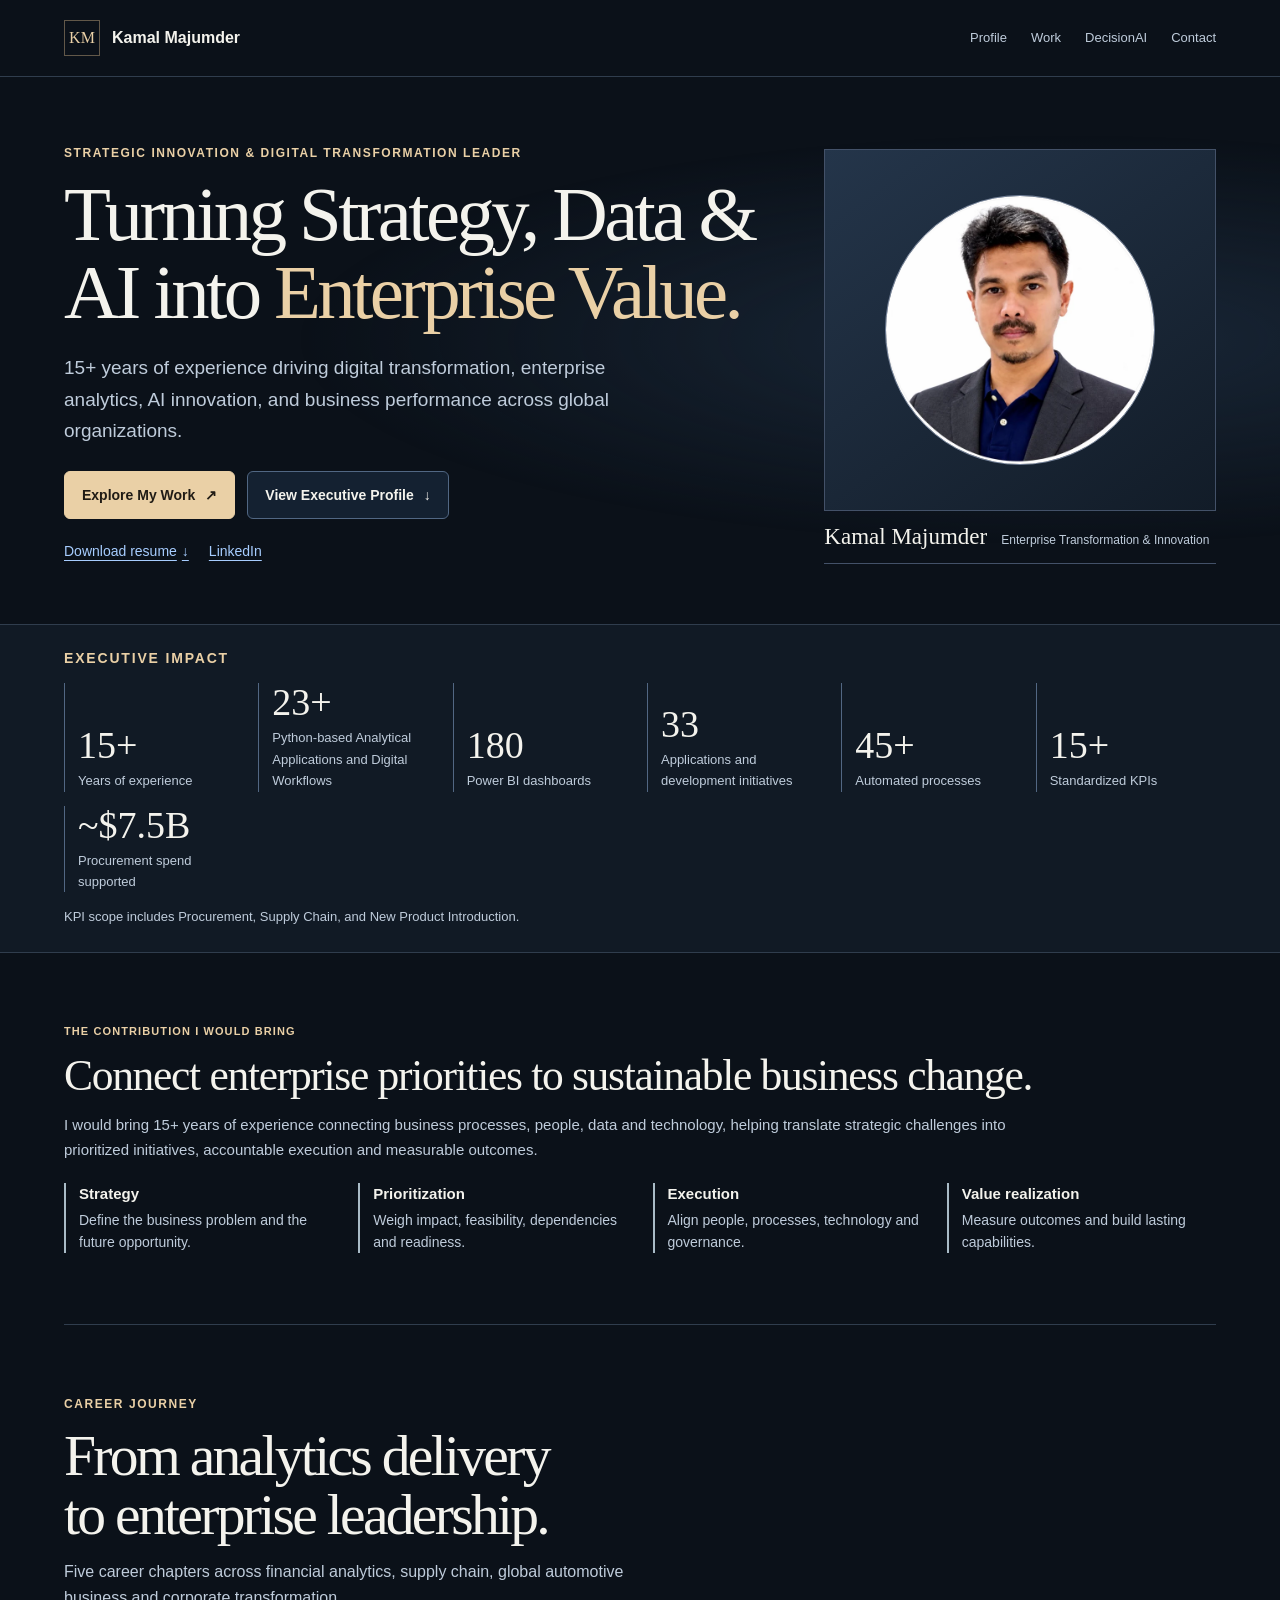
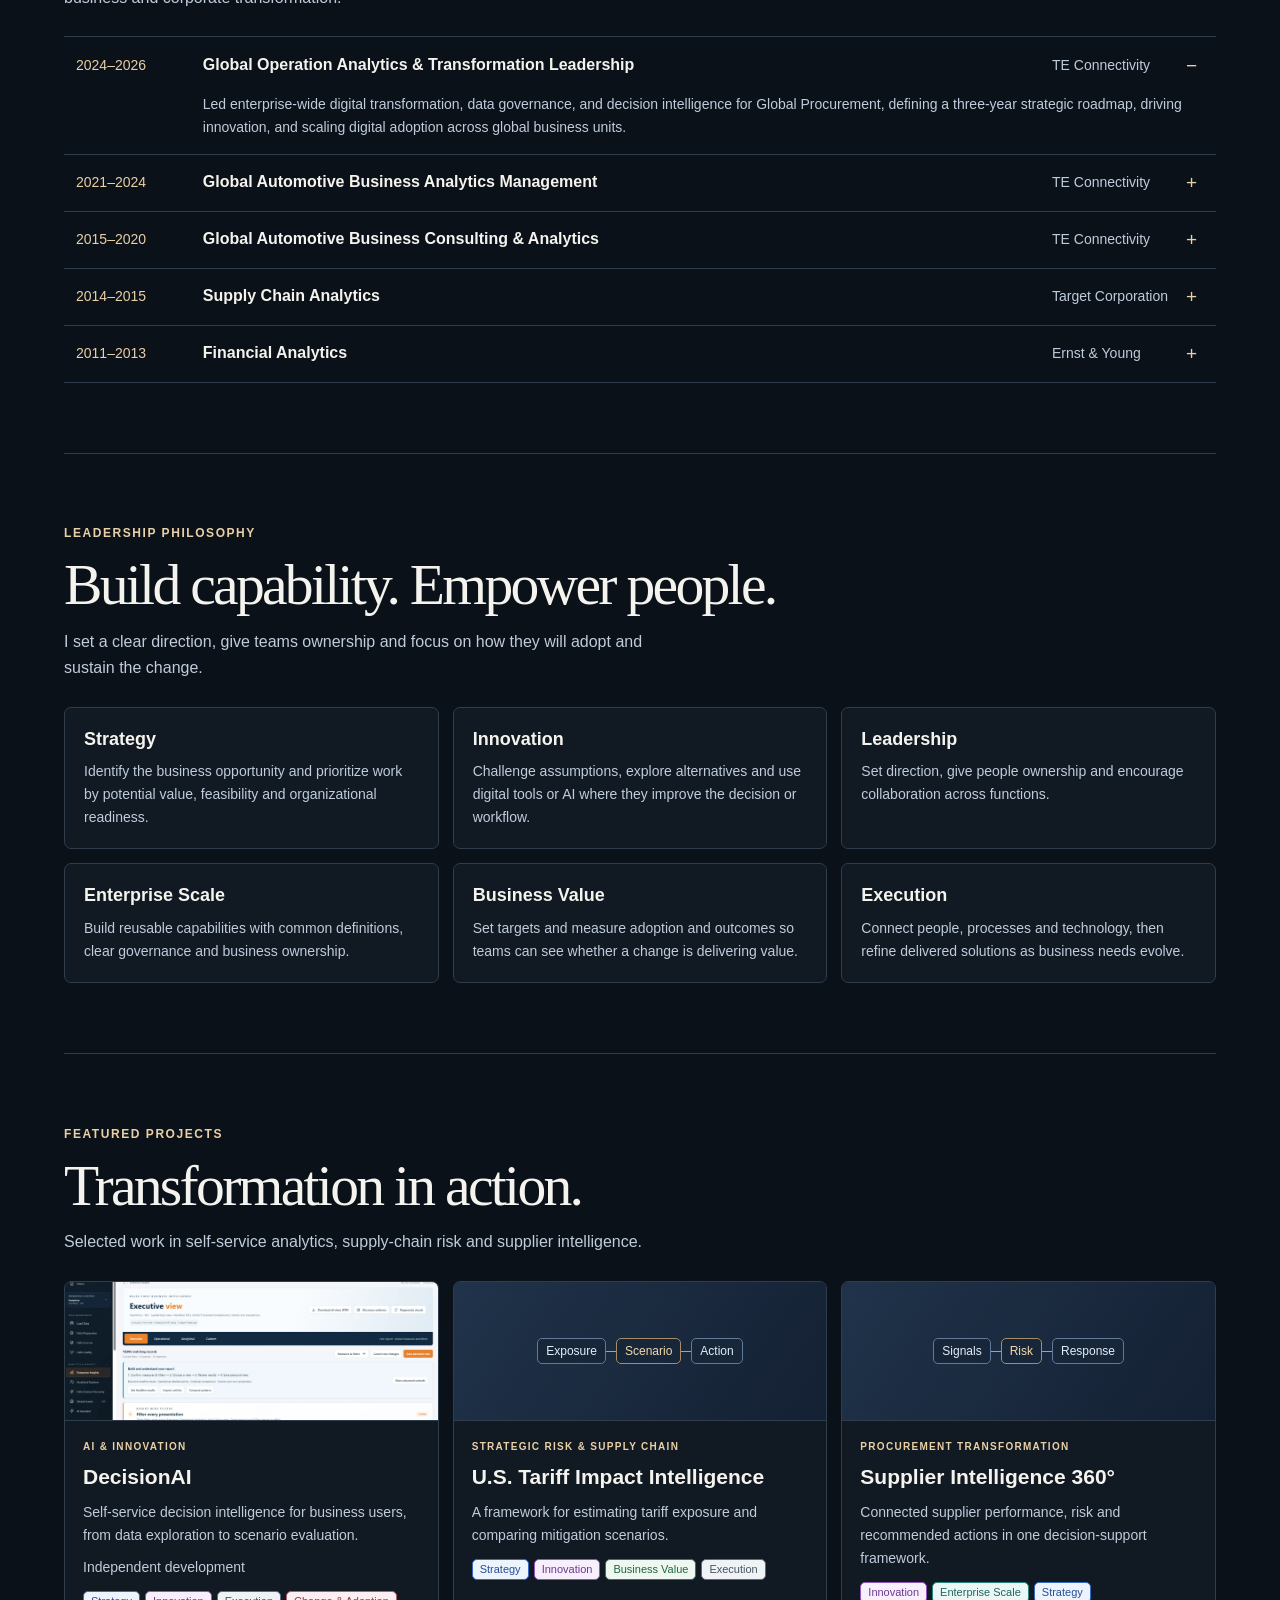
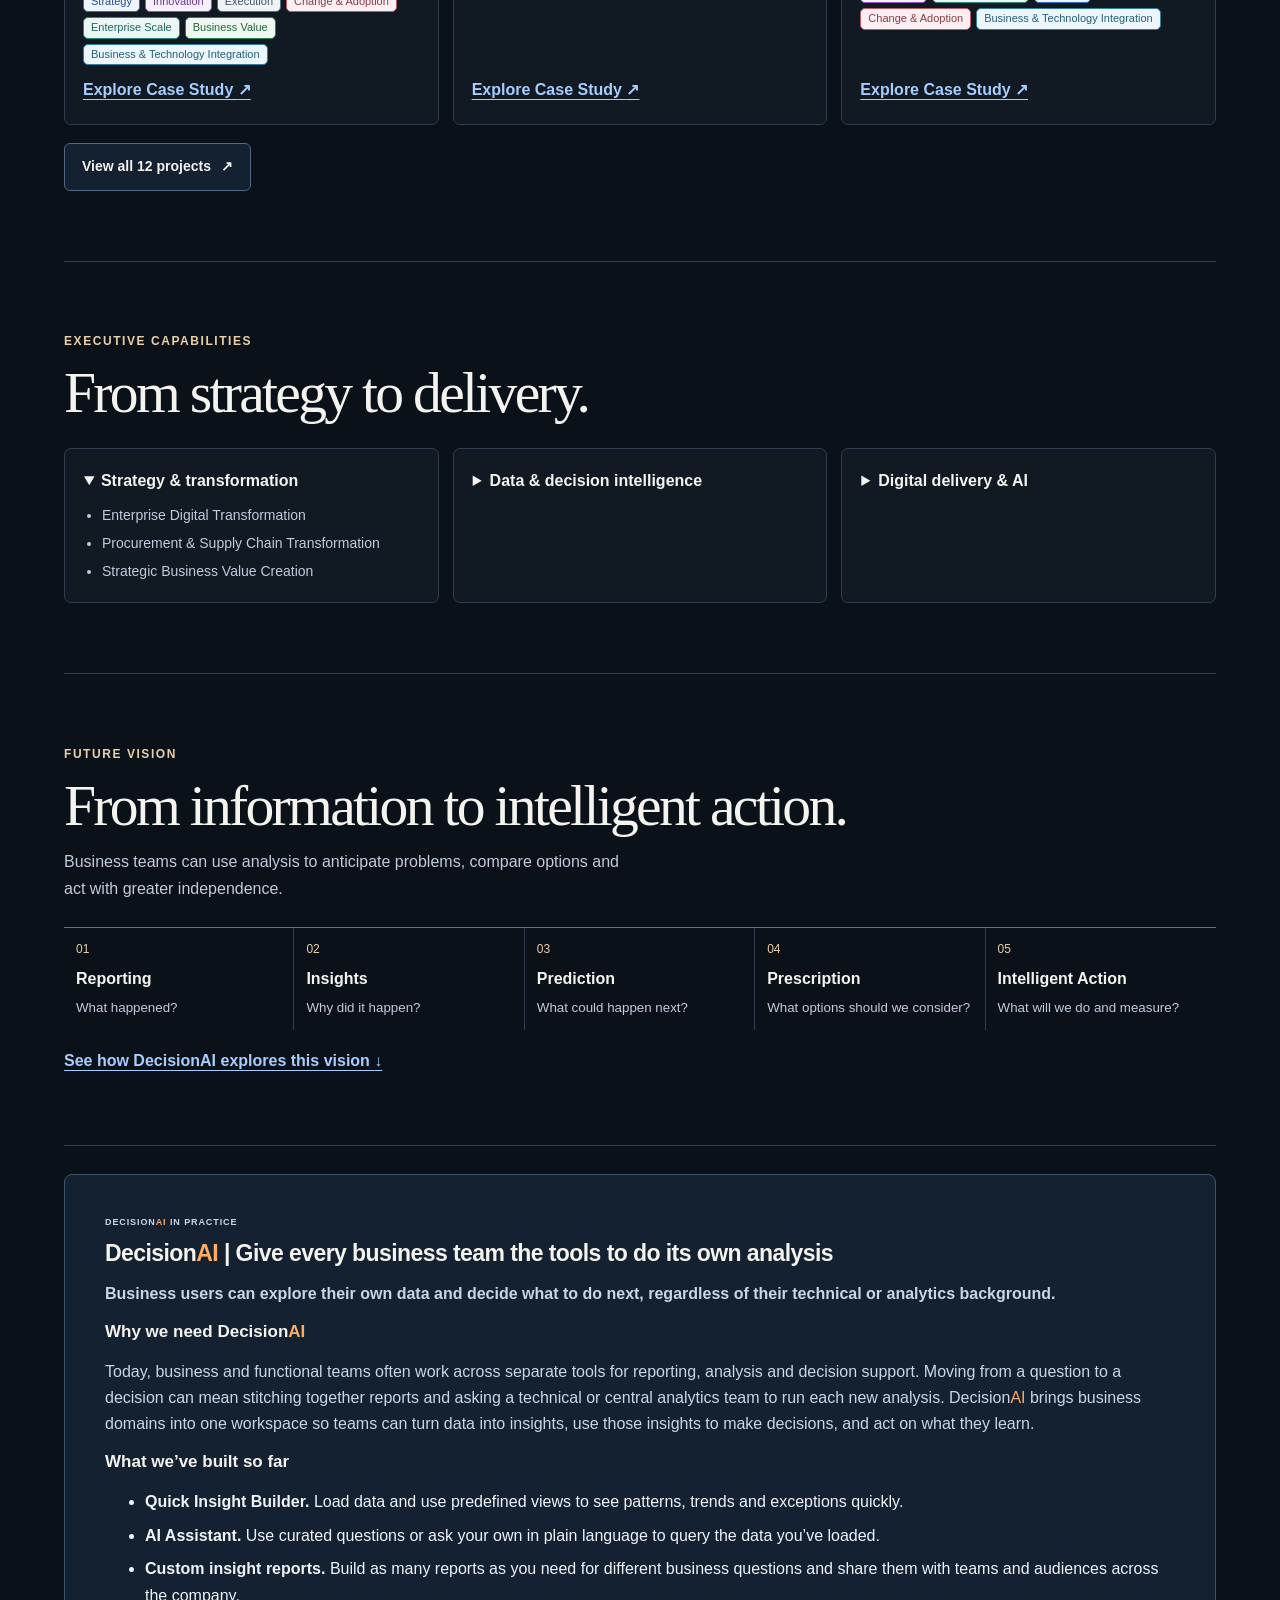
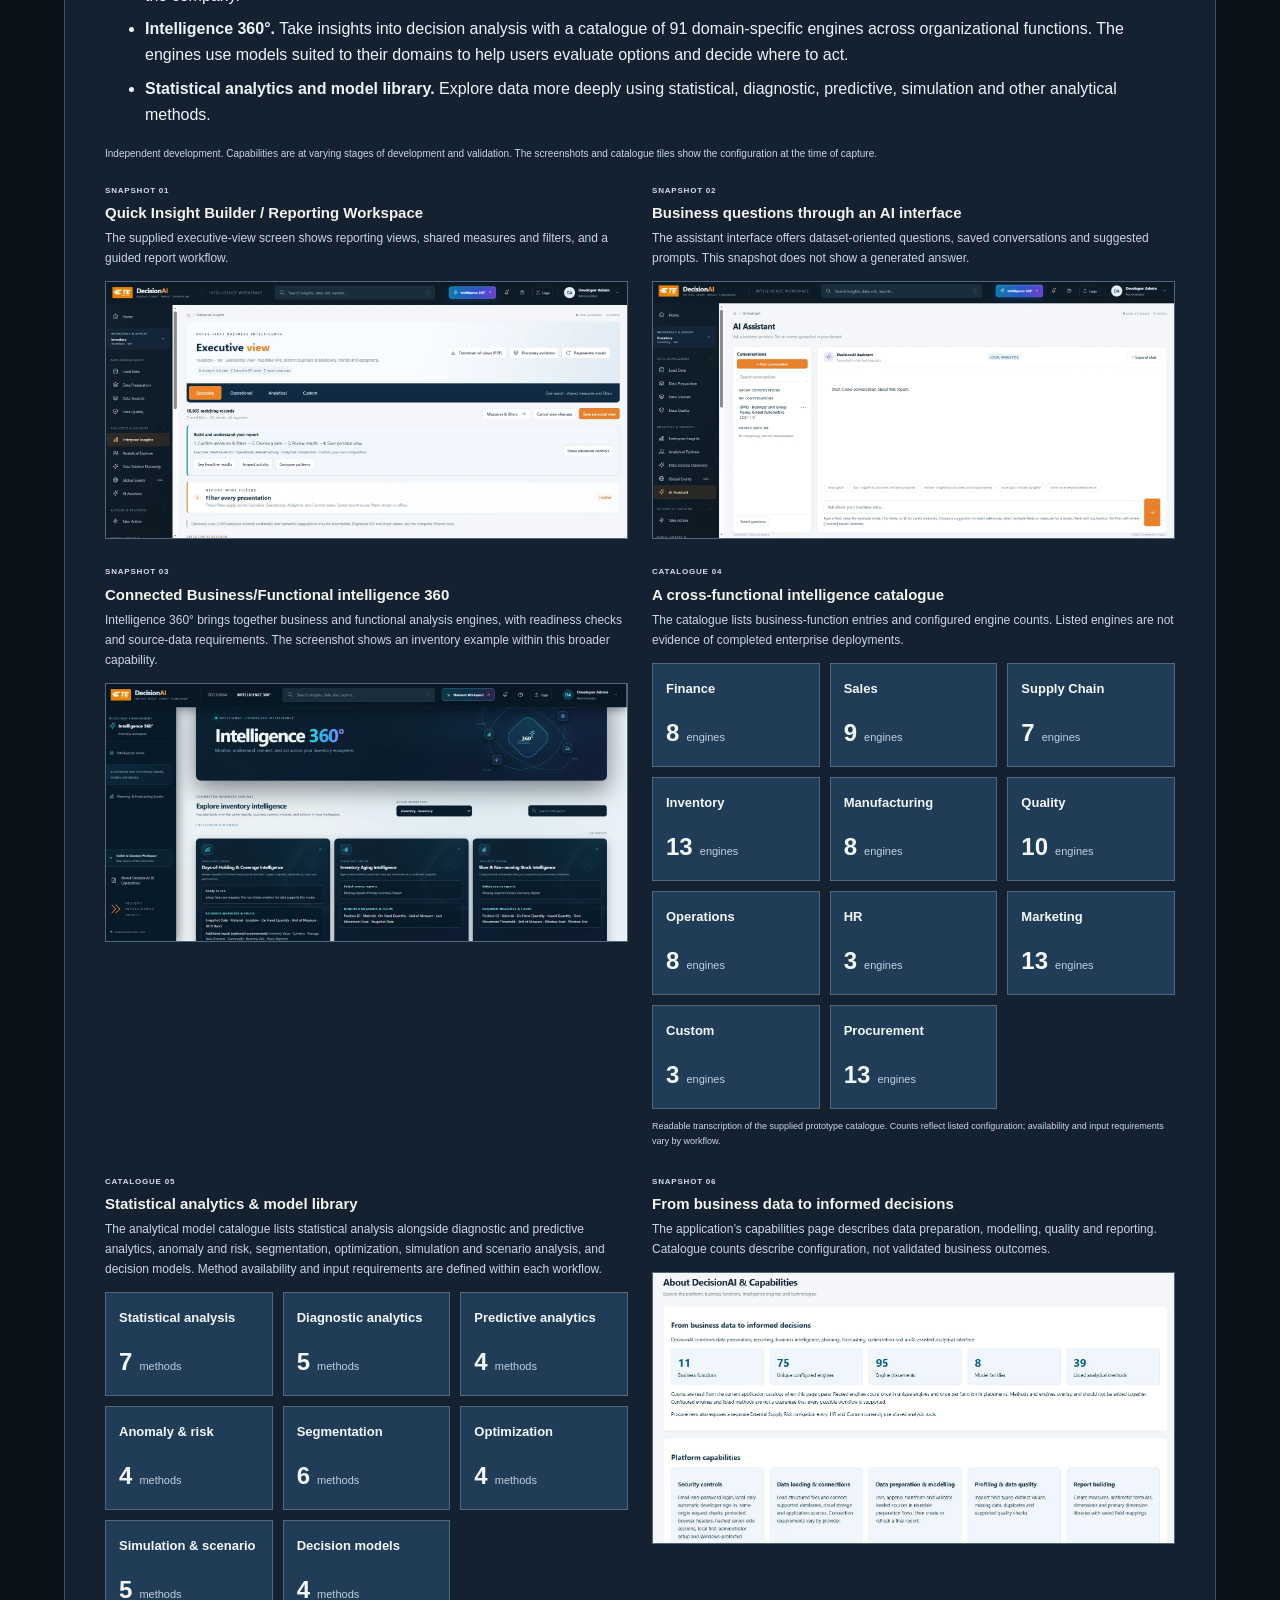
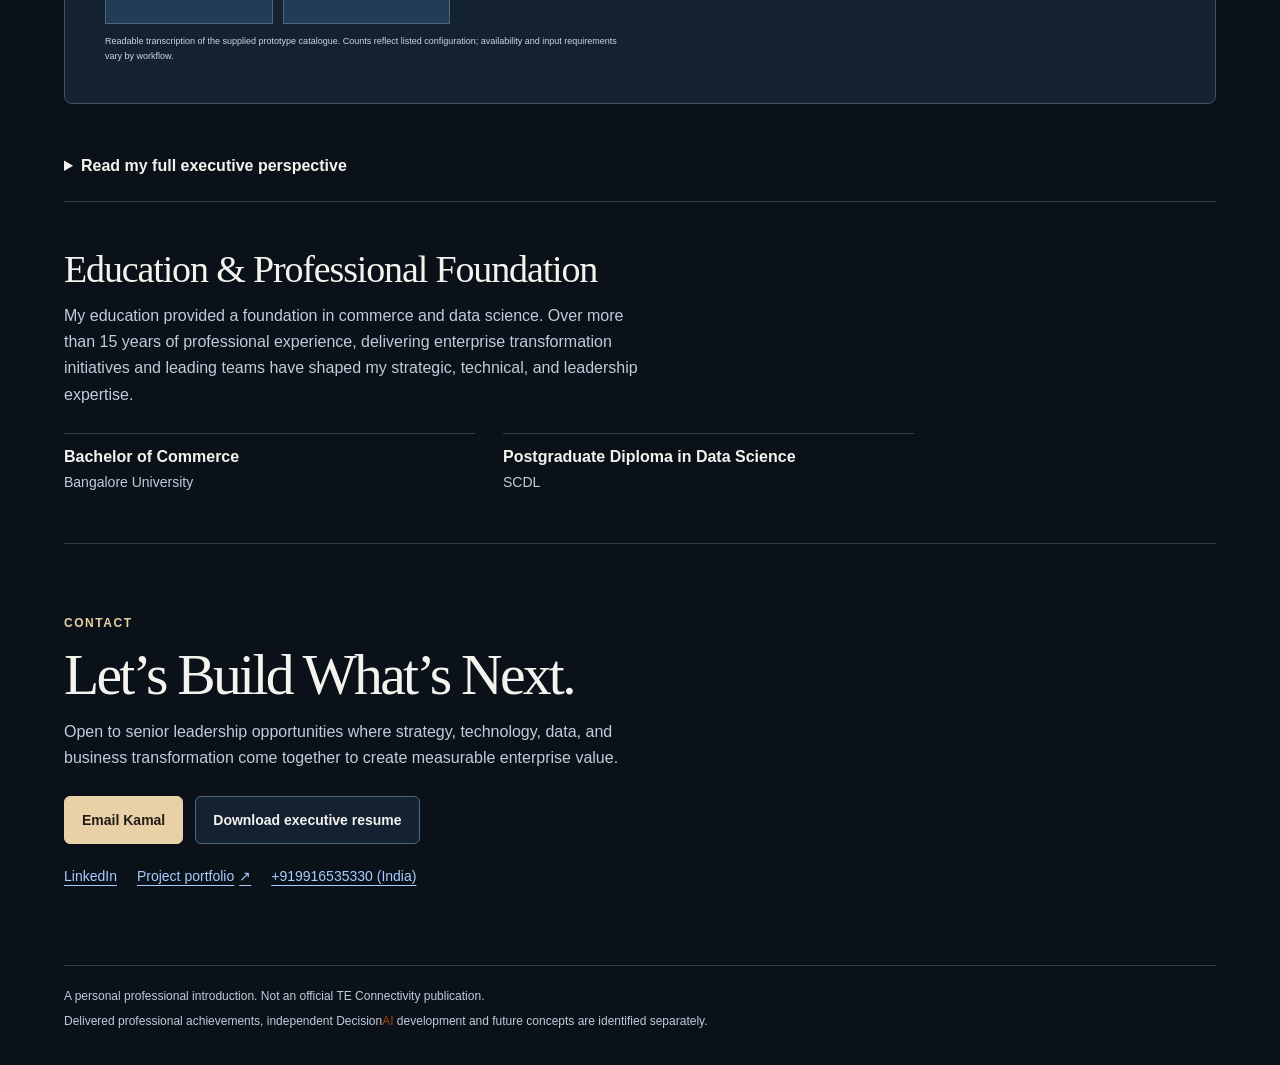
<file: index.html>
<!doctype html><html lang="en"><head>

<!-- Google Analytics 4 -->
<script async src="https://www.googletagmanager.com/gtag/js?id=G-SFK04MKRDV"></script>
<script>
  window.dataLayer = window.dataLayer || [];
  function gtag(){dataLayer.push(arguments);}
  gtag('js', new Date());
  gtag('config', 'G-SFK04MKRDV');
</script>


<meta charset="utf-8"><meta name="viewport" content="width=device-width,initial-scale=1"><meta name="robots" content="noindex,nofollow"><title>Kamal Majumder, Executive Brief</title><meta name="description" content="Kamal Majumder: contribution to the Director Business Transformation role and a concise professional overview."><style>
/* Compact executive brief; content follows row-major reading order. */
:root{color-scheme:light;--ink:#293744;--muted:#62707b;--accent:#294c66;--rule:#d8dfe3}
*{box-sizing:border-box}html{background:#f4f4f2}body{margin:0;color:var(--ink);font-family:Georgia,"Times New Roman",serif;font-size:14px;line-height:1.65;-webkit-font-smoothing:antialiased}main{max-width:1320px;margin:30px auto;background:white;padding:38px 48px 25px}.document-label,.section-label{font-family:Arial,Helvetica,sans-serif;font-weight:600;font-size:9px;letter-spacing:.1em;color:var(--muted);line-height:1.6;margin:0 0 10px}.name-line{display:flex;justify-content:space-between;align-items:baseline;gap:20px}.name-line>p{font-style:italic;color:var(--muted);font-size:13px}h1,h2,h3{font-family:Arial,Helvetica,sans-serif;color:#294353}h1{font-weight:600;font-size:32px;letter-spacing:-.035em;line-height:1.2;margin:0 0 12px}h2{font-size:24px;line-height:1.3;font-weight:600;letter-spacing:-.025em;margin:0 0 12px}h3{font-size:17px;line-height:1.4;font-weight:600;margin:0 0 15px}p{margin:0 0 12px}.specialties{font-family:Arial,Helvetica,sans-serif;font-size:11px;color:var(--muted);margin-bottom:0}header{border-bottom:1px solid var(--rule);padding-bottom:22px}.role-intro{padding:24px 0 23px;border-bottom:1px solid var(--rule)}.role-intro>.section-label{color:var(--accent)}.role-summary{max-width:980px;font-size:15px;line-height:1.7;margin-bottom:20px}.role-pillars{display:grid;grid-template-columns:repeat(4,minmax(0,1fr));gap:25px}.role-pillars>div{border-left:2px solid #a9bbc6;padding-left:13px}.role-pillars h3{font-size:13px;margin:0 0 5px}.role-pillars p{font-size:12px;color:#596874;margin:0;line-height:1.6}.overview-heading{display:flex;justify-content:space-between;align-items:baseline;gap:15px;padding:24px 0 18px}.overview-heading h2{font-size:17px;margin:0}.overview-heading p{font-family:Arial,Helvetica,sans-serif;color:var(--muted);font-size:10px;margin:0}.executive-grid{display:grid;grid-template-columns:repeat(3,minmax(0,1fr));border-top:1px solid var(--rule);border-left:1px solid var(--rule)}.brief-cell{padding:23px 24px 20px;border-right:1px solid var(--rule);border-bottom:1px solid var(--rule);min-width:0}.brief-cell>.section-label{font-size:8px;letter-spacing:.08em;margin-bottom:12px}.brief-cell p{font-size:13px;line-height:1.7}.brief-cell p:last-child{margin-bottom:0}.brief-cell h3{font-size:17px;margin-bottom:14px}.brief-cell ul{padding-left:16px;margin:0 0 12px;font-size:13px;line-height:1.65}.brief-cell li{margin:0 0 6px;padding-left:2px}.brief-cell .note{font-family:Arial,Helvetica,sans-serif;color:var(--muted);font-size:10px;line-height:1.65}.brief-cell .sequence{font-size:12px;line-height:1.8;color:var(--accent)}.signature{padding-top:6px;font-size:13px}.signature em{font-size:12px;color:var(--muted)}footer{padding-top:20px;font-family:Arial,Helvetica,sans-serif;color:var(--muted);font-size:9px;line-height:1.7}footer p{margin-bottom:5px}
@media(max-width:1050px){main{margin:18px auto;padding:32px 28px}.brief-cell{padding:20px 18px}.brief-cell h3{font-size:16px}.role-pillars{gap:18px}}
@media(max-width:760px){main{margin:0;padding:28px 22px}.name-line{display:block}.name-line>p{margin:0 0 12px}.executive-grid{grid-template-columns:repeat(2,minmax(0,1fr))}.role-pillars{grid-template-columns:repeat(2,minmax(0,1fr));gap:18px}.overview-heading{display:block}.overview-heading p{margin-top:6px}h2{font-size:22px}}
@media(max-width:520px){html{background:white}main{padding:25px 20px}.document-label{font-size:8px}h1{font-size:29px}.executive-grid{grid-template-columns:1fr}.brief-cell{padding:23px 19px}.brief-cell p,.brief-cell ul{font-size:14px}.brief-cell h3{font-size:18px}.brief-cell>.section-label{font-size:9px}.role-summary{font-size:14px}.role-pillars{gap:18px 12px}.role-pillars p{font-size:11px}.role-pillars h3{font-size:12px}}
@media print{@page{size:A4 landscape;margin:12mm}html,body{background:white}body{font-size:9pt}main{margin:0;max-width:none;padding:0}h1{font-size:23pt}h2{font-size:16pt}.role-intro{padding:15px 0}.role-summary{font-size:10pt;margin-bottom:13px}.role-pillars{grid-template-columns:repeat(4,1fr)}.role-pillars p{font-size:8pt}.role-pillars h3{font-size:9pt}.overview-heading{padding:15px 0 12px}.executive-grid{grid-template-columns:repeat(3,minmax(0,1fr))}.brief-cell{padding:14px 16px;break-inside:avoid}.brief-cell h3{font-size:11pt}.brief-cell p,.brief-cell ul{font-size:9pt;line-height:1.55}.brief-cell .note{font-size:7.5pt}.brief-cell .sequence{font-size:8.5pt}.document-label,.section-label{font-size:7pt}footer{font-size:7pt}.name-line{display:flex}.overview-heading{display:flex}}

/* Embedded screenshots: no network requests or click-dependent gallery. */
.snapshot-section{border-top:1px solid var(--rule);margin-top:32px;padding-top:25px}.snapshot-section>h2{font-size:23px}.snapshot-intro{font-size:14px;max-width:850px}.snapshot-status{font-family:Arial,Helvetica,sans-serif;font-size:10px;color:var(--muted);line-height:1.7;max-width:1000px;margin-bottom:23px}.snapshot-grid{display:grid;grid-template-columns:repeat(2,minmax(0,1fr));gap:27px 24px}.snapshot-grid figure{margin:0;min-width:0}.snapshot-grid figcaption{margin-bottom:12px}.snapshot-grid figcaption .section-label{display:block;font-size:8px;margin-bottom:5px}.snapshot-grid h3{font-size:15px;margin-bottom:6px}.snapshot-grid figcaption p{font-size:12px;line-height:1.65;margin:0;color:#536370}.snapshot-grid img{display:block;width:100%;height:auto;border:1px solid var(--rule);background:#fff}
@media(max-width:760px){.snapshot-grid{grid-template-columns:1fr}.snapshot-section>h2{font-size:22px}}
@media print{.snapshot-section{break-before:page}.snapshot-grid{grid-template-columns:repeat(2,minmax(0,1fr));gap:18px}.snapshot-grid figure{break-inside:avoid}.snapshot-grid figcaption p{font-size:8pt}.snapshot-grid h3{font-size:10pt}.snapshot-grid img{max-height:120mm;object-fit:contain}.snapshot-status{font-size:8pt}}


/* Readable catalogue tiles transcribed from supplied screenshots. */
.catalogue-tiles{display:grid;grid-template-columns:repeat(3,minmax(0,1fr));gap:10px}.catalogue-tile{border:1px solid #d3dfe7;background:#f5f8fa;padding:16px 13px;min-height:104px;display:flex;flex-direction:column;justify-content:space-between;gap:12px;font-family:Arial,Helvetica,sans-serif}.catalogue-name{font-size:13px;line-height:1.45;font-weight:600;color:#294353;overflow-wrap:anywhere}.catalogue-count{font-size:11px;color:#62707b;line-height:1.4}.catalogue-count strong{font-size:24px;font-weight:600;color:#294c66;margin-right:4px}.catalogue-source{font-family:Arial,Helvetica,sans-serif;font-size:9px!important;line-height:1.65!important;color:#62707b;margin:10px 0 0!important}.catalogue-figure figcaption{min-height:0;margin-bottom:12px}.catalogue-figure{align-self:start}
@media(max-width:1050px){.catalogue-tiles{grid-template-columns:repeat(2,minmax(0,1fr))}.catalogue-figure figcaption{min-height:0}}
@media(max-width:760px){.catalogue-tiles{grid-template-columns:repeat(3,minmax(0,1fr))}}
@media(max-width:520px){.catalogue-tiles{grid-template-columns:repeat(2,minmax(0,1fr))}.catalogue-tile{padding:14px 12px}.catalogue-name{font-size:13px}}
@media print{.catalogue-tiles{grid-template-columns:repeat(3,minmax(0,1fr));gap:7px}.catalogue-tile{min-height:65px;padding:10px;break-inside:avoid}.catalogue-name{font-size:9pt}.catalogue-count{font-size:8pt}.catalogue-count strong{font-size:15pt}.catalogue-figure figcaption{min-height:0}.catalogue-source{font-size:7pt!important}}

.decision-story{display:grid;grid-template-columns:repeat(2,minmax(0,1fr));gap:24px;margin:20px 0 24px}
.decision-story>div{border-top:1px solid var(--rule);padding-top:14px}
.decision-story h3{margin-bottom:8px}
.decision-story p{margin-bottom:0}
@media(max-width:760px){.decision-story{grid-template-columns:1fr;gap:16px}}

@media screen {
  .snapshot-section {
    --rule:#50677e;
    --muted:#c2d0df;
    background:#142c44;
    color:#eef4fa;
    border:0;
    padding:clamp(20px,4vw,40px);
  }
  .snapshot-section h2,.snapshot-section h3 {color:#fff}
  .snapshot-section .section-label,.snapshot-section .snapshot-status,
  .snapshot-section figcaption p,.snapshot-section .catalogue-source {color:#d0deeb}
  .snapshot-section .catalogue-tile {background:#203c57;border-color:#50677e}
  .snapshot-section .catalogue-name,.snapshot-section .catalogue-count strong {color:#f4f8fc}
  .snapshot-section .catalogue-count {color:#c2d0df}
}
.decision-brand-ai {color:#a94700}
@media screen {.snapshot-section .decision-brand-ai {color:#ffab63}}

.brief-nav {display:flex;flex-wrap:wrap;gap:10px;margin-top:20px}
.brief-nav a {
  display:inline-flex;align-items:center;justify-content:center;gap:12px;
  min-height:48px;padding:10px 18px;border:1px solid #ccd5dd;border-radius:8px;
  background:#f5f6f7;color:#17334d;text-decoration:none;
  box-shadow:0 2px 5px #17334d20;font:700 15px/1.4 Arial,sans-serif;
  transition:transform 200ms ease,box-shadow 200ms ease,background-color 200ms ease;
}
.brief-nav .work-link {background:#17334d;border-color:#17334d;color:white}
.brief-nav .decision-link {background:#eaf3fb;border-color:#244c72}
.brief-nav .nav-arrow {transition:transform 200ms ease}
@media (hover:hover) {
  .brief-nav a:hover {transform:translateY(-2px);box-shadow:0 5px 12px #17334d32}
  .brief-nav a:hover .nav-arrow {transform:translateX(3px)}
  .brief-nav .work-link:hover .nav-arrow {transform:translate(2px,-2px)}
  .brief-nav .profile-link:hover .nav-arrow {transform:translateY(3px)}
}
.brief-nav a:focus-visible {outline:3px solid #356ac3;outline-offset:3px}
.brief-nav a:active {transform:none;box-shadow:none}
@media(max-width:540px){.brief-nav a {flex:1 1 100%}}
@media(prefers-reduced-motion:reduce){
  .brief-nav a,.brief-nav .nav-arrow {transition:none}
  .brief-nav a:hover,.brief-nav a:hover .nav-arrow {transform:none}
}
#profile,#decisionai {scroll-margin-top:16px}
@media print {.brief-nav {display:none}}

.career-strip {padding-top:22px}
.career-strip h2 {font-size:17px;margin-bottom:12px}
.career-strip ol {display:grid;grid-template-columns:repeat(5,minmax(172px,1fr));overflow-x:auto;list-style:none;margin:0;padding:0;border-block:1px solid var(--rule)}
.career-strip li {display:flex;flex-direction:column;gap:4px;padding:12px 14px;border-right:1px solid var(--rule);font:600 13px/1.4 Arial,sans-serif}
.career-strip li:last-child {border-right:0}
.career-strip strong {color:var(--accent)}
.career-strip small {color:var(--muted);font-weight:400;font-size:11px}
@media print {.career-strip ol {grid-template-columns:repeat(5,minmax(0,1fr));overflow:visible}.career-strip li {padding:8px;font-size:9pt}}
.core-leadership {margin-top:16px}
.core-leadership h2 {font-size:10px;letter-spacing:.1em;text-transform:uppercase;margin:0 0 8px}
.profile-identity{display:flex;align-items:center;gap:14px;margin-bottom:12px}.profile-identity h1{margin:0}.profile-photo{display:block;width:clamp(54px,8vw,80px);height:auto;flex:none}
</style>
<link rel="stylesheet" href="assets/executive.css">
</head><body class="executive-home">
<a class="skip-link" href="#main-content">Skip to content</a>
 <nav class="executive-nav" aria-label="Main navigation">
   <a class="brand" href="index.html"><span aria-hidden="true" class="monogram">KM</span><span>Kamal Majumder</span></a>
   <div class="executive-nav-links"><a href="#profile">Profile</a><a href="projects.html">Work</a><a href="#decisionai">DecisionAI</a><a href="#contact">Contact</a></div>
 </nav>
<main class="executive-main" id="main-content">
<header class="executive-hero">
 <div class="hero-content">
   <p class="section-kicker">Strategic Innovation &amp; Digital Transformation Leader</p>
   <h1>Turning Strategy, Data &amp; AI into <em>Enterprise Value.</em></h1>
   <p class="hero-lede">15+ years of experience driving digital transformation, enterprise analytics, AI innovation, and business performance across global organizations.</p>
   <div class="action-row">
     <a class="action primary" href="projects.html">Explore My Work <span aria-hidden="true">&#8599;</span></a>
     <a class="action secondary" href="#profile">View Executive Profile <span aria-hidden="true">&#8595;</span></a>
   </div>
   <div class="utility-links"><a href="Kamal-Majumder-Executive-Resume.pdf" download>Download resume <span aria-hidden="true">&#8595;</span></a><a href="https://www.linkedin.com/in/kamal-majumder-a8b63350">LinkedIn</a></div>
 </div>
 <figure class="executive-portrait"><div class="portrait-frame"><img src="assets/kamal-portrait.webp" width="640" height="640" alt="Portrait of Kamal Majumder" fetchpriority="high" decoding="async"></div>
   <figcaption><strong>Kamal Majumder</strong><span>Enterprise Transformation &amp; Innovation</span></figcaption>
 </figure>
 </header>
<section id="impact" class="impact-band" aria-labelledby="impact-heading"><h2 id="impact-heading">Executive impact</h2><dl><div><dt>Years of experience</dt><dd>15+</dd></div><div><dt>Python-based Analytical Applications and Digital Workflows</dt><dd>23+</dd></div><div><dt>Power BI dashboards</dt><dd>180</dd></div><div><dt>Applications and development initiatives</dt><dd>33</dd></div><div><dt>Automated processes</dt><dd>45+</dd></div><div><dt>Standardized KPIs</dt><dd>15+</dd></div><div><dt>Procurement spend supported</dt><dd>~$7.5B</dd></div></dl><p>KPI scope includes Procurement, Supply Chain, and New Product Introduction.</p></section>
<div class="executive-sections">
  <div class="profile-section"><section class="role-intro" id="profile"><p class="section-label">THE CONTRIBUTION I WOULD BRING</p><h2>Connect enterprise priorities to sustainable business change.</h2><p class="role-summary">I would bring 15+ years of experience connecting business processes, people, data and technology, helping translate strategic challenges into prioritized initiatives, accountable execution and measurable outcomes.</p><div class="role-pillars"><div><h3>Strategy</h3><p>Define the business problem and the future opportunity.</p></div><div><h3>Prioritization</h3><p>Weigh impact, feasibility, dependencies and readiness.</p></div><div><h3>Execution</h3><p>Align people, processes, technology and governance.</p></div><div><h3>Value realization</h3><p>Measure outcomes and build lasting capabilities.</p></div></div></section></div>
  <section id="journey" class="executive-section reveal">
    <div class="section-heading"><p class="section-kicker">Career journey</p><h2>From analytics delivery to enterprise leadership.</h2><p>Five career chapters across financial analytics, supply chain, global automotive business and corporate transformation.</p></div>
    <ol class="career-timeline"><li><details open><summary><span class="career-years">2024–2026</span><span class="career-role">Global Operation Analytics &amp; Transformation Leadership</span><span class="career-company">TE Connectivity</span></summary><p>Led enterprise-wide digital transformation, data governance, and decision intelligence for Global Procurement, defining a three-year strategic roadmap, driving innovation, and scaling digital adoption across global business units.</p></details></li><li><details><summary><span class="career-years">2021–2024</span><span class="career-role">Global Automotive Business Analytics Management</span><span class="career-company">TE Connectivity</span></summary><p>Led reporting and digital application operating models across Global Automotive and Transportation Solutions, aligning business units, standardizing processes, and delivering tailored applications and automated workflows.</p></details></li><li><details><summary><span class="career-years">2015–2020</span><span class="career-role">Global Automotive Business Consulting &amp; Analytics</span><span class="career-company">TE Connectivity</span></summary><p>Established foundations for business intelligence and digital innovation, consolidating analytics requirements, standardizing reporting, and developing Power BI dashboards and Power Apps for Automotive EMEA.</p></details></li><li><details><summary><span class="career-years">2014–2015</span><span class="career-role">Supply Chain Analytics</span><span class="career-company">Target Corporation</span></summary><p>Strengthened supply chain performance at Target Corporation through inventory optimization, demand forecasting, distribution cost analysis, and data-driven operational improvements.</p></details></li><li><details><summary><span class="career-years">2011–2013</span><span class="career-role">Financial Analytics</span><span class="career-company">Ernst &amp; Young</span></summary><p>Built a foundation in financial analytics at Ernst & Young, supporting financial performance reporting, billing reconciliation, cost analysis, and compliance controls.</p></details></li></ol>
  </section>
  <section id="leadership" class="executive-section reveal">
    <div class="section-heading"><p class="section-kicker">Leadership philosophy</p><h2>Build capability. Empower people.</h2><p>I set a clear direction, give teams ownership and focus on how they will adopt and sustain the change.</p></div>
    <div class="leadership-grid"><article><h3>Strategy</h3><p>Identify the business opportunity and prioritize work by potential value, feasibility and organizational readiness.</p></article><article><h3>Innovation</h3><p>Challenge assumptions, explore alternatives and use digital tools or AI where they improve the decision or workflow.</p></article><article><h3>Leadership</h3><p>Set direction, give people ownership and encourage collaboration across functions.</p></article><article><h3>Enterprise Scale</h3><p>Build reusable capabilities with common definitions, clear governance and business ownership.</p></article><article><h3>Business Value</h3><p>Set targets and measure adoption and outcomes so teams can see whether a change is delivering value.</p></article><article><h3>Execution</h3><p>Connect people, processes and technology, then refine delivered solutions as business needs evolve.</p></article></div>
  </section>
  <section id="featured" class="executive-section reveal">
    <div class="section-heading"><p class="section-kicker">Featured projects</p><h2>Transformation in action.</h2><p>Selected work in self-service analytics, supply-chain risk and supplier intelligence.</p></div>
    <div class="featured-grid"><article class="feature-card"><div class="project-visual visual-screenshot"><img src="assets/decisionai-screen-1.webp" width="1680" height="827" alt="Quick Insight Builder / Reporting Workspace, supplied DecisionAI prototype screenshot" loading="lazy" decoding="async"></div><div><p class="section-kicker">AI &amp; Innovation</p><h3>DecisionAI</h3><p>Self-service decision intelligence for business users, from data exploration to scenario evaluation.</p><p class="project-status">Independent development</p><ul class="dimension-tags" role="list"><li class="dimension-tag dimension-strategy">Strategy</li><li class="dimension-tag dimension-innovation">Innovation</li><li class="dimension-tag dimension-execution">Execution</li><li class="dimension-tag dimension-adoption">Change &amp; Adoption</li><li class="dimension-tag dimension-scale">Enterprise Scale</li><li class="dimension-tag dimension-value">Business Value</li><li class="dimension-tag dimension-integration">Business &amp; Technology Integration</li></ul><a class="text-link" href="projects/decisionai.html">Explore Case Study <span aria-hidden="true">&#8599;</span></a></div></article><article class="feature-card"><div class="project-visual visual-flow" aria-hidden="true"><div><span>Exposure</span><span>Scenario</span><span>Action</span></div></div><div><p class="section-kicker">Strategic Risk &amp; Supply Chain</p><h3>U.S. Tariff Impact Intelligence</h3><p>A framework for estimating tariff exposure and comparing mitigation scenarios.</p><ul class="dimension-tags" role="list"><li class="dimension-tag dimension-strategy">Strategy</li><li class="dimension-tag dimension-innovation">Innovation</li><li class="dimension-tag dimension-value">Business Value</li><li class="dimension-tag dimension-execution">Execution</li></ul><a class="text-link" href="projects/us-tariff.html">Explore Case Study <span aria-hidden="true">&#8599;</span></a></div></article><article class="feature-card"><div class="project-visual visual-flow" aria-hidden="true"><div><span>Signals</span><span>Risk</span><span>Response</span></div></div><div><p class="section-kicker">Procurement Transformation</p><h3>Supplier Intelligence 360°</h3><p>Connected supplier performance, risk and recommended actions in one decision-support framework.</p><ul class="dimension-tags" role="list"><li class="dimension-tag dimension-innovation">Innovation</li><li class="dimension-tag dimension-scale">Enterprise Scale</li><li class="dimension-tag dimension-strategy">Strategy</li><li class="dimension-tag dimension-adoption">Change &amp; Adoption</li><li class="dimension-tag dimension-integration">Business &amp; Technology Integration</li></ul><a class="text-link" href="projects/supplier-intelligence-360.html">Explore Case Study <span aria-hidden="true">&#8599;</span></a></div></article></div><a class="action secondary all-projects" href="projects.html">View all 12 projects <span aria-hidden="true">&#8599;</span></a>
  </section>
  <section id="capabilities" class="executive-section reveal">
    <div class="section-heading"><p class="section-kicker">Executive capabilities</p><h2>From strategy to delivery.</h2></div>
    <div class="capability-grid"><details open><summary>Strategy &amp; transformation</summary><ul><li>Enterprise Digital Transformation</li><li>Procurement &amp; Supply Chain Transformation</li><li>Strategic Business Value Creation</li></ul></details><details><summary>Data &amp; decision intelligence</summary><ul><li>Data &amp; Analytics Leadership</li><li>KPI Governance &amp; Data Strategy</li><li>Business Intelligence</li><li>Executive Decision Intelligence</li><li>Predictive &amp; Prescriptive Analytics</li></ul></details><details><summary>Digital delivery &amp; AI</summary><ul><li>AI &amp; Generative AI Enablement</li><li>Enterprise Solution Architecture</li><li>Process Automation</li><li>Product &amp; Application Development</li></ul></details></div>
  </section>
  <section id="vision" class="executive-section future-panel reveal">
    <div class="section-heading"><p class="section-kicker">Future vision</p><h2>From information to intelligent action.</h2><p>Business teams can use analysis to anticipate problems, compare options and act with greater independence.</p></div>
    <ol class="future-steps"><li><span class="step-index">01</span><strong>Reporting</strong><small>What happened?</small></li><li><span class="step-index">02</span><strong>Insights</strong><small>Why did it happen?</small></li><li><span class="step-index">03</span><strong>Prediction</strong><small>What could happen next?</small></li><li><span class="step-index">04</span><strong>Prescription</strong><small>What options should we consider?</small></li><li><span class="step-index">05</span><strong>Intelligent Action</strong><small>What will we do and measure?</small></li></ol>
    <a class="text-link" href="#decisionai">See how DecisionAI explores this vision <span aria-hidden="true">&#8595;</span></a>
  </section>
  <section class="snapshot-section" id="decisionai" aria-labelledby="snapshot-heading"><p class="section-label">DECISION<span class="decision-brand-ai">AI</span> IN PRACTICE</p><h2 id="snapshot-heading">Decision<span class="decision-brand-ai">AI</span> | Give every business team the tools to do its own analysis</h2>
<p><strong>Business users can explore their own data and decide what to do next, regardless of their technical or analytics background.</strong></p>
<h3>Why we need Decision<span class="decision-brand-ai">AI</span></h3>
<p>Today, business and functional teams often work across separate tools for reporting, analysis and decision support. Moving from a question to a decision can mean stitching together reports and asking a technical or central analytics team to run each new analysis. Decision<span class="decision-brand-ai">AI</span> brings business domains into one workspace so teams can turn data into insights, use those insights to make decisions, and act on what they learn.</p>
<h3>What we’ve built so far</h3>
<ul>
  <li><strong>Quick Insight Builder.</strong> Load data and use predefined views to see patterns, trends and exceptions quickly.</li>
  <li><strong>AI Assistant.</strong> Use curated questions or ask your own in plain language to query the data you’ve loaded.</li>
  <li><strong>Custom insight reports.</strong> Build as many reports as you need for different business questions and share them with teams and audiences across the company.</li>
  <li><strong>Intelligence 360°.</strong> Take insights into decision analysis with a catalogue of 91 domain-specific engines across organizational functions. The engines use models suited to their domains to help users evaluate options and decide where to act.</li>
  <li><strong>Statistical analytics and model library.</strong> Explore data more deeply using statistical, diagnostic, predictive, simulation and other analytical methods.</li>
</ul>
<p class="snapshot-status">Independent development. Capabilities are at varying stages of development and validation. The screenshots and catalogue tiles show the configuration at the time of capture.</p>
<div class="snapshot-grid"><figure><figcaption><span class="section-label">SNAPSHOT 01</span><h3>Quick Insight Builder / Reporting Workspace</h3><p>The supplied executive-view screen shows reporting views, shared measures and filters, and a guided report workflow.</p></figcaption><img src="assets/decisionai-screen-1.webp" width="1680" height="827" alt="Quick Insight Builder / Reporting Workspace, supplied DecisionAI prototype screenshot" loading="lazy" decoding="async"></figure><figure><figcaption><span class="section-label">SNAPSHOT 02</span><h3>Business questions through an AI interface</h3><p>The assistant interface offers dataset-oriented questions, saved conversations and suggested prompts. This snapshot does not show a generated answer.</p></figcaption><img src="assets/decisionai-screen-2.webp" width="1680" height="827" alt="Business questions through an AI interface, supplied DecisionAI prototype screenshot" loading="lazy" decoding="async"></figure><figure><figcaption><span class="section-label">SNAPSHOT 03</span><h3>Connected Business/Functional intelligence 360</h3><p>Intelligence 360° brings together business and functional analysis engines, with readiness checks and source-data requirements. The screenshot shows an inventory example within this broader capability.</p></figcaption><img src="assets/decisionai-screen-3.webp" width="1680" height="830" alt="Connected Business/Functional intelligence 360, supplied DecisionAI prototype screenshot" loading="lazy" decoding="async"></figure><figure class="catalogue-figure"><figcaption><span class="section-label">CATALOGUE 04</span><h3>A cross-functional intelligence catalogue</h3><p>The catalogue lists business-function entries and configured engine counts. Listed engines are not evidence of completed enterprise deployments.</p></figcaption><div class="catalogue-tiles" role="list"><div class="catalogue-tile" role="listitem"><span class="catalogue-name">Finance</span><span class="catalogue-count"><strong>8</strong> engines</span></div><div class="catalogue-tile" role="listitem"><span class="catalogue-name">Sales</span><span class="catalogue-count"><strong>9</strong> engines</span></div><div class="catalogue-tile" role="listitem"><span class="catalogue-name">Supply Chain</span><span class="catalogue-count"><strong>7</strong> engines</span></div><div class="catalogue-tile" role="listitem"><span class="catalogue-name">Inventory</span><span class="catalogue-count"><strong>13</strong> engines</span></div><div class="catalogue-tile" role="listitem"><span class="catalogue-name">Manufacturing</span><span class="catalogue-count"><strong>8</strong> engines</span></div><div class="catalogue-tile" role="listitem"><span class="catalogue-name">Quality</span><span class="catalogue-count"><strong>10</strong> engines</span></div><div class="catalogue-tile" role="listitem"><span class="catalogue-name">Operations</span><span class="catalogue-count"><strong>8</strong> engines</span></div><div class="catalogue-tile" role="listitem"><span class="catalogue-name">HR</span><span class="catalogue-count"><strong>3</strong> engines</span></div><div class="catalogue-tile" role="listitem"><span class="catalogue-name">Marketing</span><span class="catalogue-count"><strong>13</strong> engines</span></div><div class="catalogue-tile" role="listitem"><span class="catalogue-name">Custom</span><span class="catalogue-count"><strong>3</strong> engines</span></div><div class="catalogue-tile" role="listitem"><span class="catalogue-name">Procurement</span><span class="catalogue-count"><strong>13</strong> engines</span></div></div><p class="catalogue-source">Readable transcription of the supplied prototype catalogue. Counts reflect listed configuration; availability and input requirements vary by workflow.</p></figure><figure class="catalogue-figure"><figcaption><span class="section-label">CATALOGUE 05</span><h3>Statistical analytics &amp; model library</h3><p>The analytical model catalogue lists statistical analysis alongside diagnostic and predictive analytics, anomaly and risk, segmentation, optimization, simulation and scenario analysis, and decision models. Method availability and input requirements are defined within each workflow.</p></figcaption><div class="catalogue-tiles" role="list"><div class="catalogue-tile" role="listitem"><span class="catalogue-name">Statistical analysis</span><span class="catalogue-count"><strong>7</strong> methods</span></div><div class="catalogue-tile" role="listitem"><span class="catalogue-name">Diagnostic analytics</span><span class="catalogue-count"><strong>5</strong> methods</span></div><div class="catalogue-tile" role="listitem"><span class="catalogue-name">Predictive analytics</span><span class="catalogue-count"><strong>4</strong> methods</span></div><div class="catalogue-tile" role="listitem"><span class="catalogue-name">Anomaly &amp; risk</span><span class="catalogue-count"><strong>4</strong> methods</span></div><div class="catalogue-tile" role="listitem"><span class="catalogue-name">Segmentation</span><span class="catalogue-count"><strong>6</strong> methods</span></div><div class="catalogue-tile" role="listitem"><span class="catalogue-name">Optimization</span><span class="catalogue-count"><strong>4</strong> methods</span></div><div class="catalogue-tile" role="listitem"><span class="catalogue-name">Simulation &amp; scenario</span><span class="catalogue-count"><strong>5</strong> methods</span></div><div class="catalogue-tile" role="listitem"><span class="catalogue-name">Decision models</span><span class="catalogue-count"><strong>4</strong> methods</span></div></div><p class="catalogue-source">Readable transcription of the supplied prototype catalogue. Counts reflect listed configuration; availability and input requirements vary by workflow.</p></figure><figure><figcaption><span class="section-label">SNAPSHOT 06</span><h3>From business data to informed decisions</h3><p>The application’s capabilities page describes data preparation, modelling, quality and reporting. Catalogue counts describe configuration, not validated business outcomes.</p></figcaption><img src="assets/decisionai-screen-4.webp" width="1599" height="829" alt="From business data to informed decisions, supplied DecisionAI prototype screenshot" loading="lazy" decoding="async"></figure></div></section>
  <details class="full-perspective" id="perspective"><summary>Read my full executive perspective</summary><div class="archive-identity"><p class="document-label">PERSONAL EXECUTIVE BRIEF · ENTERPRISE TRANSFORMATION &amp; INNOVATION</p><div class="name-line"><div class="profile-identity"><h3>Kamal Majumder</h3></div><p>Bigger Insights. Stronger Tomorrow.</p></div><p class="specialties">Strategic Innovation | Business Transformation | Global Operations | Enterprise Analytics | AI &amp; Digital Transformation</p><section class="core-leadership" aria-labelledby="core-leadership-heading"><h2 id="core-leadership-heading">Core Leadership Capabilities</h2><p class="specialties">Enterprise Strategy &amp; Transformation | Portfolio &amp; Performance Leadership | Digital Innovation &amp; AI | Data &amp; Analytics | Operational Excellence | Enterprise Decision Intelligence</p></section><p class="specialties" style="margin-top:10px">Ph: <a href="tel:+919916535330">+919916535330</a> (India) · Email: <a href="mailto:KamalChandra05@gmail.com">KamalChandra05@gmail.com</a></p></div>
    <div class="executive-grid"><section class="brief-cell"><p class="section-label">A BRIEF INTRODUCTION</p><h3>Business understanding. Transformation leadership.</h3><p>I am a strategic, innovative and results-driven transformation leader with 15+ years of experience across business strategy, digital transformation, AI and analytics, supply chain and procurement.</p>
<p>Today, I lead Global Operation Digital &amp; Data Analytics at TE Connectivity at the corporate level, working with business and functional leadership to identify transformation opportunities, shape strategic initiatives and translate complex business challenges into scalable, data-driven solutions.</p>
<p>My focus extends beyond technology and analytics to connecting people, processes and business priorities. I believe successful transformation is not simply about implementing solutions, but about aligning stakeholders, enabling change and building capabilities that deliver measurable and sustainable business value.</p></section><section class="brief-cell"><p class="section-label">01 / MY TRANSFORMATION PHILOSOPHY</p><h3>Start with the business. Not the technology.</h3><p>Transformation begins with understanding the business, questioning existing practices and recognizing opportunities that may not always be obvious.</p>
<p>I believe the best solution is not necessarily the most advanced technology, but the one that creates meaningful business value. This requires challenging assumptions, exploring alternatives, aligning stakeholders and balancing strategic impact with execution feasibility.</p>
<p>For me, transformation does not end with implementation. It succeeds when people adopt the change, capabilities improve and measurable value is sustained.</p>
<p class="sequence"><strong>Discover → Challenge → Reimagine → Prioritize → Execute → Measure → Evolve</strong></p></section><section class="brief-cell"><p class="section-label">02 / THE JOURNEY SO FAR</p><h3>From analytical delivery to enterprise transformation.</h3>
<p>My professional journey began with Ernst &amp; Young and Target Corporation, building a foundation in financial analytics, supply chain and business operations.</p>
<p>Over 11 years at TE Connectivity, my responsibilities evolved from business analytics and consulting to leading global digital and data analytics capabilities at the corporate level, working across functions, business units and geographies.</p>
<p>What began as solving individual business problems has evolved into connecting strategy, people, processes and technology, establishing enterprise capabilities and enabling more intelligent business decisions.</p>
<p><strong>The evolution: From solving problems to building capabilities. From delivering insights to driving transformation.</strong></p></section><section class="brief-cell"><p class="section-label">03 / ENTERPRISE IMPACT</p><h3>Scale, governance and measurable outcomes.</h3><ul><li><strong>$7.5B</strong> procurement spend coverage; <strong>35,000+</strong> suppliers supported.</li><li><strong>~20,000</strong> suppliers rationalized over 18 months.</li><li><strong>23+</strong> Python-based Analytical Applications and Digital Workflows, <strong>180</strong> Power BI dashboards, <strong>33</strong> applications and development initiatives, <strong>45+</strong> automated processes and <strong>15+</strong> standardized KPIs (Procurement, Supply Chain, and NPI).</li><li><strong>~$50M</strong> improvement in tracked annual savings pipeline visibility in ~9 months.</li><li>Scaled the digital, analytics, and transformation solution to <strong>850 users in six months</strong>, with <strong>655 regular users</strong> and <strong>5,900 views</strong> per month.</li><li><strong>15+</strong> global team members, including two supervisors.</li></ul></section><section class="brief-cell"><p class="section-label">04 / TRANSFORMATION IN ACTION</p><h3>Turn complexity into decision support.</h3><ul><li><strong>U.S. tariffs:</strong> rapid exposure and scenario intelligence for leadership.</li><li><strong>360 Insights:</strong> connected performance, risk, predictive insights and recommended actions.</li><li><strong>Enterprise analytics:</strong> common KPIs, stewardship and scalable reporting.</li><li><strong>Sustainability:</strong> analytics supporting sustainability-related business requirements.</li><li><strong>New Product Introduction (Engineering):</strong> developed multiple KPIs to track project milestones and monitor project progress.</li><li><strong>TEBIT savings &amp; P&amp;L impact (Finance):</strong> developed project-level savings measurement to help Finance assess the P&amp;L impact of each TEBIT project.</li><li><strong>Leadtime:</strong> analytics supporting lead-time visibility and tracking.</li><li><strong>Resin headwinds to finished goods:</strong> identify customer materials and finished goods affected by resin price increases, tracing the resulting cost impact and margin reduction.</li><li><strong>Supplier rationalization:</strong> segmentation, sourcing insights and governance supported supplier-base reduction.</li></ul></section><section class="brief-cell"><p class="section-label">05 / HOW I LEAD</p><h3>Build capability. Empower people.</h3>
<p>I believe leadership begins with creating a clear vision, giving people ownership and building an environment where they can think independently, challenge assumptions and grow beyond their existing capabilities.</p>
<p>My approach combines strategic direction with empowerment and accountability. I encourage collaboration across functions, use data and business judgment to guide decisions, and focus on developing capabilities that continue to deliver value beyond individual contributions.</p>
<p>For me, leadership is not about having all the answers. It is about asking the right questions, bringing people together and enabling them to achieve outcomes they may not have thought possible.</p>
<p><strong>My guiding belief: Create direction. Empower ownership. Build capability. Deliver lasting impact.</strong></p></section><section class="brief-cell"><p class="section-label">06 / DISTINCTIVE CAPABILITIES</p><h3>One problem. Multiple possible solutions.</h3><p>Apply experience across unfamiliar contexts. Explore alternatives and evaluate trade-offs using business understanding, analytical thinking and strategic judgment.</p><p>Keep improving implemented solutions: simpler, faster, more scalable and more valuable. Assess functional improvements against enterprise needs.</p><p>Build capabilities that allow the business to operate and improve independently.</p></section><section class="brief-cell"><p class="section-label">07 / THE NEXT ERA</p><h3>From information to intelligent action.</h3>
<p>I believe the next era of business transformation will be defined not by how much data organizations collect or how many reports they produce, but by how effectively they turn intelligence into timely, informed action.</p>
<p>The opportunity is to move beyond traditional reporting and reactive decision-making toward an environment where business teams can anticipate challenges, explore possibilities and make better decisions independently.</p>
<p>Technology and AI will accelerate this shift, but the real transformation lies in empowering people, connecting business intelligence with operational execution and making intelligent decision-making part of everyday work.</p>
<p><strong>The evolution: Reporting → Insights → Prediction → Prescription → Intelligent Action.</strong></p></section><section class="brief-cell"><p class="section-label">08 / DECISION<span class="decision-brand-ai">AI</span></p><h3>From business intelligence to decision intelligence.</h3>
<p>Decision<span class="decision-brand-ai">AI</span> is an enterprise intelligence platform I independently conceived and began developing to bridge the gap between business questions, analytical insights and informed decisions.</p>
<p>The vision is to empower business and operational teams, regardless of their technical expertise, to independently explore data, understand performance, anticipate risks, evaluate scenarios and identify recommended actions without relying on specialist analytics teams for every question.</p>
<p>By bringing multiple business functions into a unified intelligence environment, Decision<span class="decision-brand-ai">AI</span> aims to transform analytics from a reporting capability into an accessible, proactive decision-support capability.</p>
<p><strong>Intelligence domains:</strong> Procurement, Supply Chain, Finance, Sales &amp; Commercial, Risk and Leadership.</p>
<p><strong>The evolution: Data → Insights → Intelligence → Decisions → Action.</strong></p></section><section class="brief-cell"><p class="section-label">09 / FUTURE INNOVATION PORTFOLIO</p><h3>Explore enterprise reinvention.</h3><p><strong>Project REINVENT:</strong> an envisioned AI Business Reinvention Engine to examine operating models, discover capabilities and constraints, and explore AI-native future-state designs.</p><p><strong>NEXUS · NEXT · EVOLVE · FORGE:</strong> proposed strategic innovation concepts; detailed scope remains to be developed.</p><p class="note">Independently conceived future concepts, not completed or TE-sponsored projects.</p></section><section class="brief-cell"><p class="section-label">10 / THE NEXT CHAPTER</p>
<h3>From functional excellence to enterprise-wide transformation.</h3>
<p>My ambition is to contribute at a broader enterprise level, connecting business strategy, operational excellence, digital innovation and people to create meaningful and sustainable change.</p>
<p>I see opportunities to challenge traditional ways of working, identify untapped business potential and build capabilities that strengthen organizational performance, agility and long-term competitiveness.</p>
<p>I am particularly interested in environments where strategic thinking, innovation and execution come together, where I can contribute my experience while continuing to learn, challenge perspectives and create lasting enterprise value.</p>
<p><strong>My focus: Strategic Vision → Transformation → Execution → Value Realization.</strong></p></section><section class="brief-cell"><p class="section-label">11 / THE CONVERSATION AHEAD</p><h3>What can we build next?</h3>
<p>I believe the most meaningful opportunities often begin with a simple question: <em>What could we do differently, and what could we achieve together?</em></p>
<p>Throughout my journey, I have learned that experience is not just about knowing how to solve problems, but about recognizing possibilities, connecting ideas and bringing people together to turn those possibilities into reality.</p>
<p>As I look ahead, I am excited about new challenges, fresh perspectives and opportunities to create something meaningful.</p>
<p><strong>The next chapter is not just about where I go, but about what we can build together.</strong></p>
<p class="signature">Kamal Majumder<br><em>Bigger Insights. Stronger Tomorrow.</em></p></section></div>
  </details>
  <section class="executive-section education-section" id="education" aria-labelledby="education-heading">
    <div class="section-heading">
      <h2 id="education-heading">Education &amp; Professional Foundation</h2>
      <p>My education provided a foundation in commerce and data science. Over more than 15 years of professional experience, delivering enterprise transformation initiatives and leading teams have shaped my strategic, technical, and leadership expertise.</p>
    </div>
    <div class="education-credentials">
      <div>
        <h3>Bachelor of Commerce</h3>
        <p>Bangalore University</p>
      </div>
      <div>
        <h3>Postgraduate Diploma in Data Science</h3>
        <p>SCDL</p>
      </div>
    </div>
  </section>
  <section class="contact-panel reveal" id="contact">
    <div class="section-heading"><p class="section-kicker">Contact</p><h2>Let’s Build What’s Next.</h2><p>Open to senior leadership opportunities where strategy, technology, data, and business transformation come together to create measurable enterprise value.</p></div>
    <div class="action-row"><a class="action primary" href="mailto:KamalChandra05@gmail.com">Email Kamal</a><a class="action secondary" href="Kamal-Majumder-Executive-Resume.pdf" download>Download executive resume</a></div>
    <div class="utility-links"><a href="https://www.linkedin.com/in/kamal-majumder-a8b63350">LinkedIn</a><a href="projects.html">Project portfolio <span aria-hidden="true">&#8599;</span></a><a href="tel:+919916535330">+919916535330 (India)</a></div>
  </section>
  <footer><p>A personal professional introduction. Not an official TE Connectivity publication.</p><p>Delivered professional achievements, independent Decision<span class="decision-brand-ai">AI</span> development and future concepts are identified separately.</p></footer>
</div></main><script src="assets/executive.js" defer></script>
</body></html>
</file>
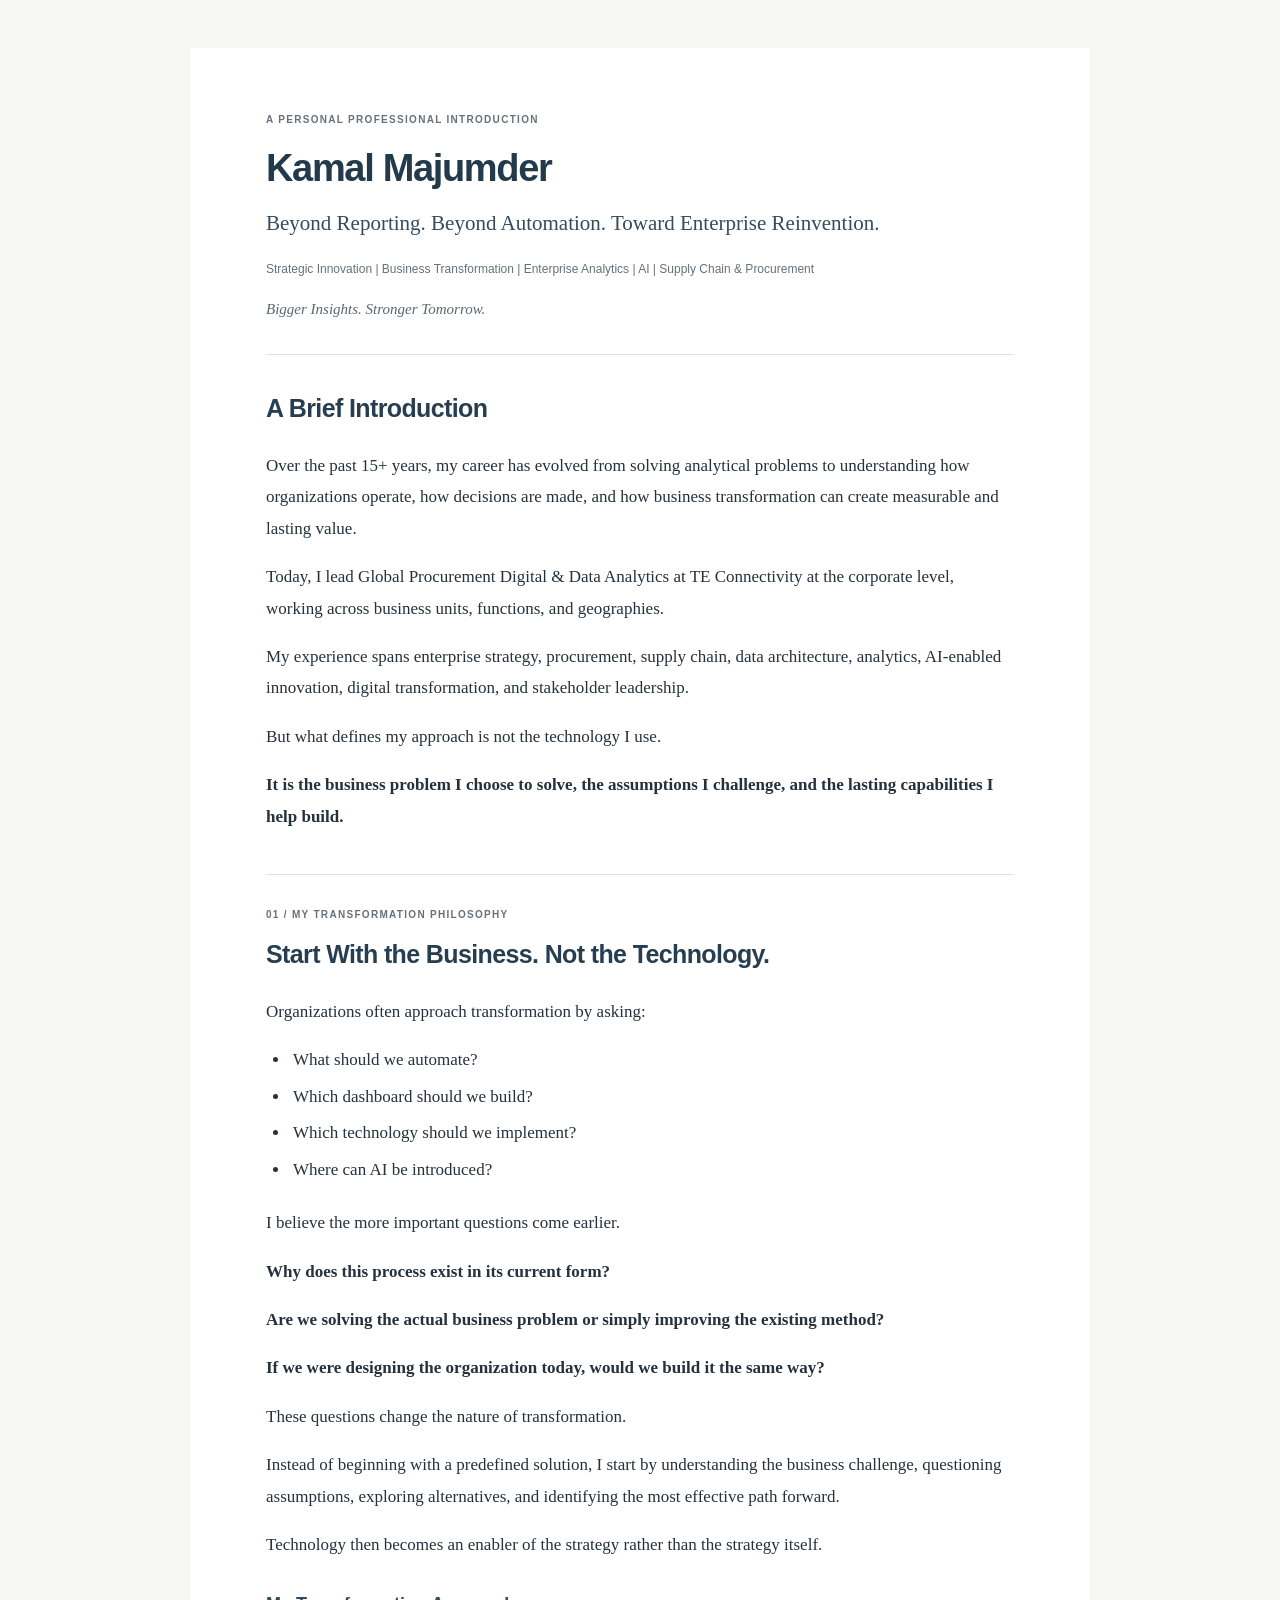
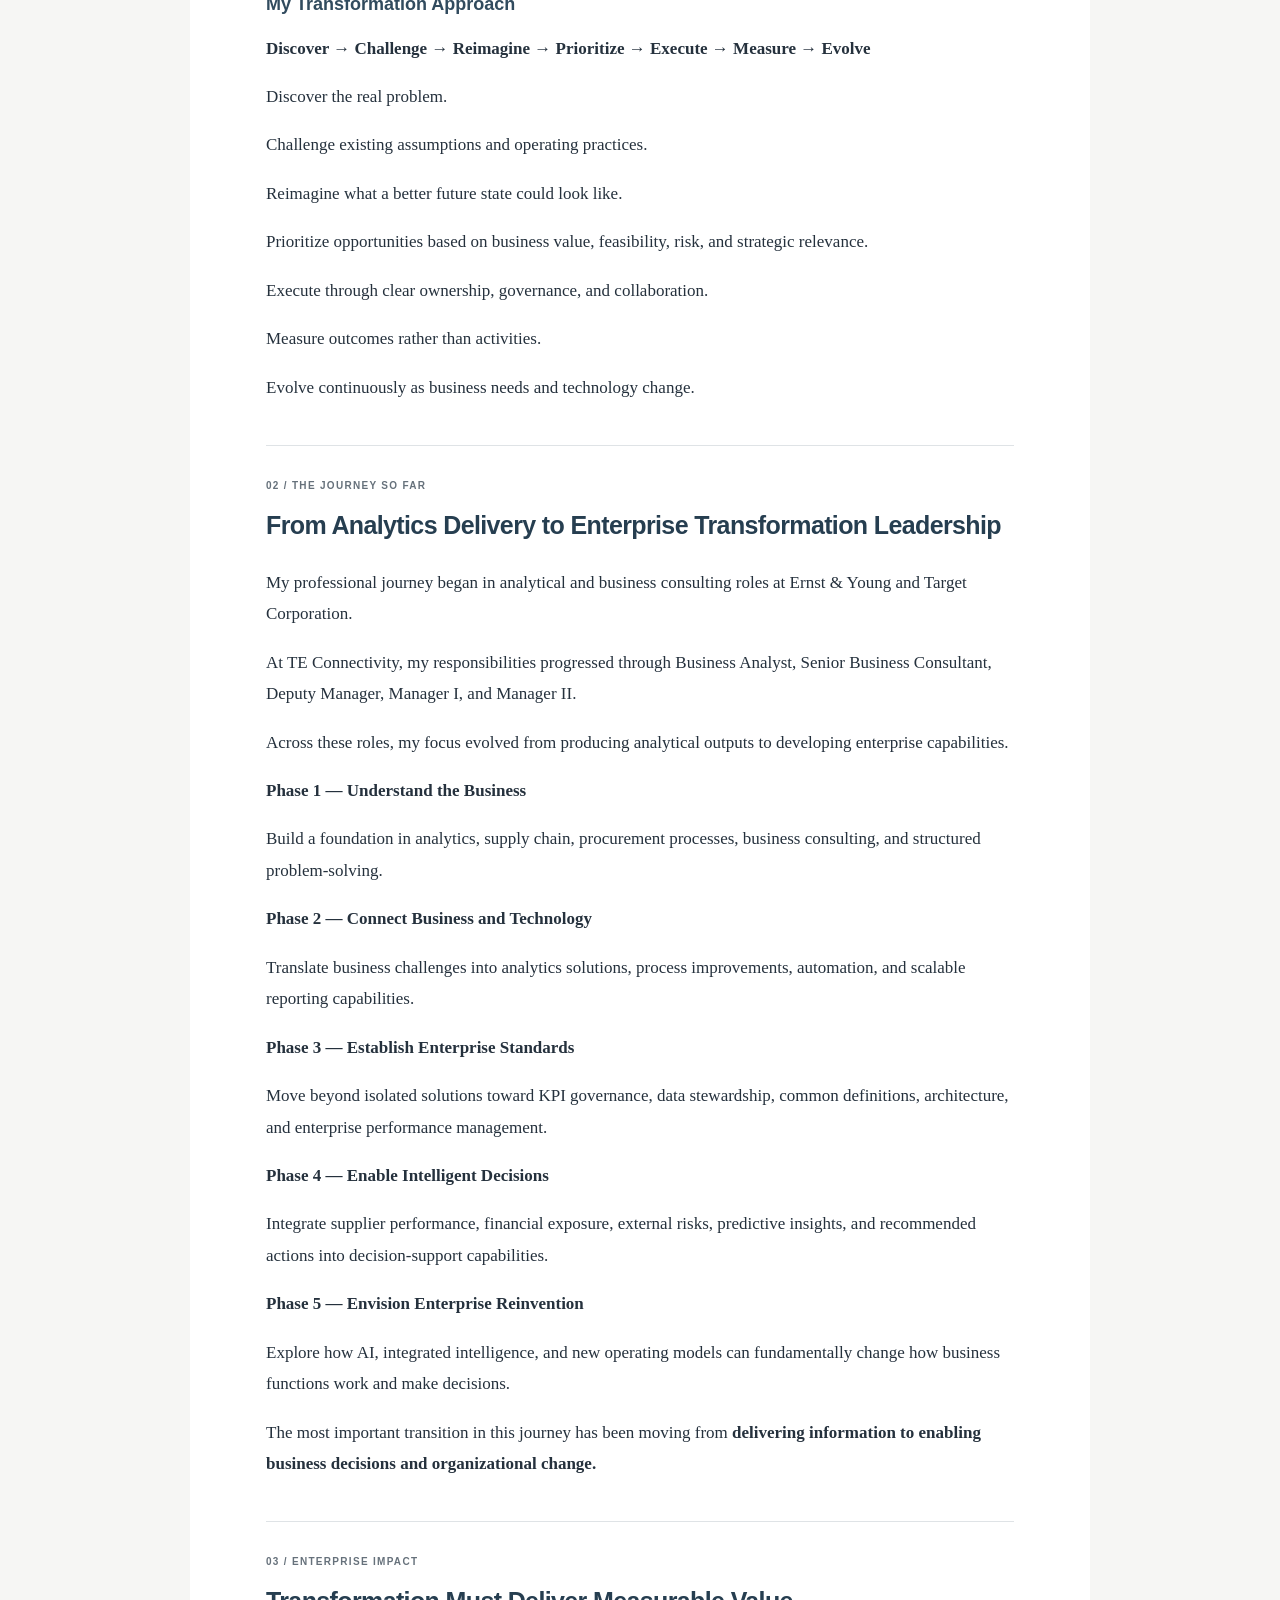
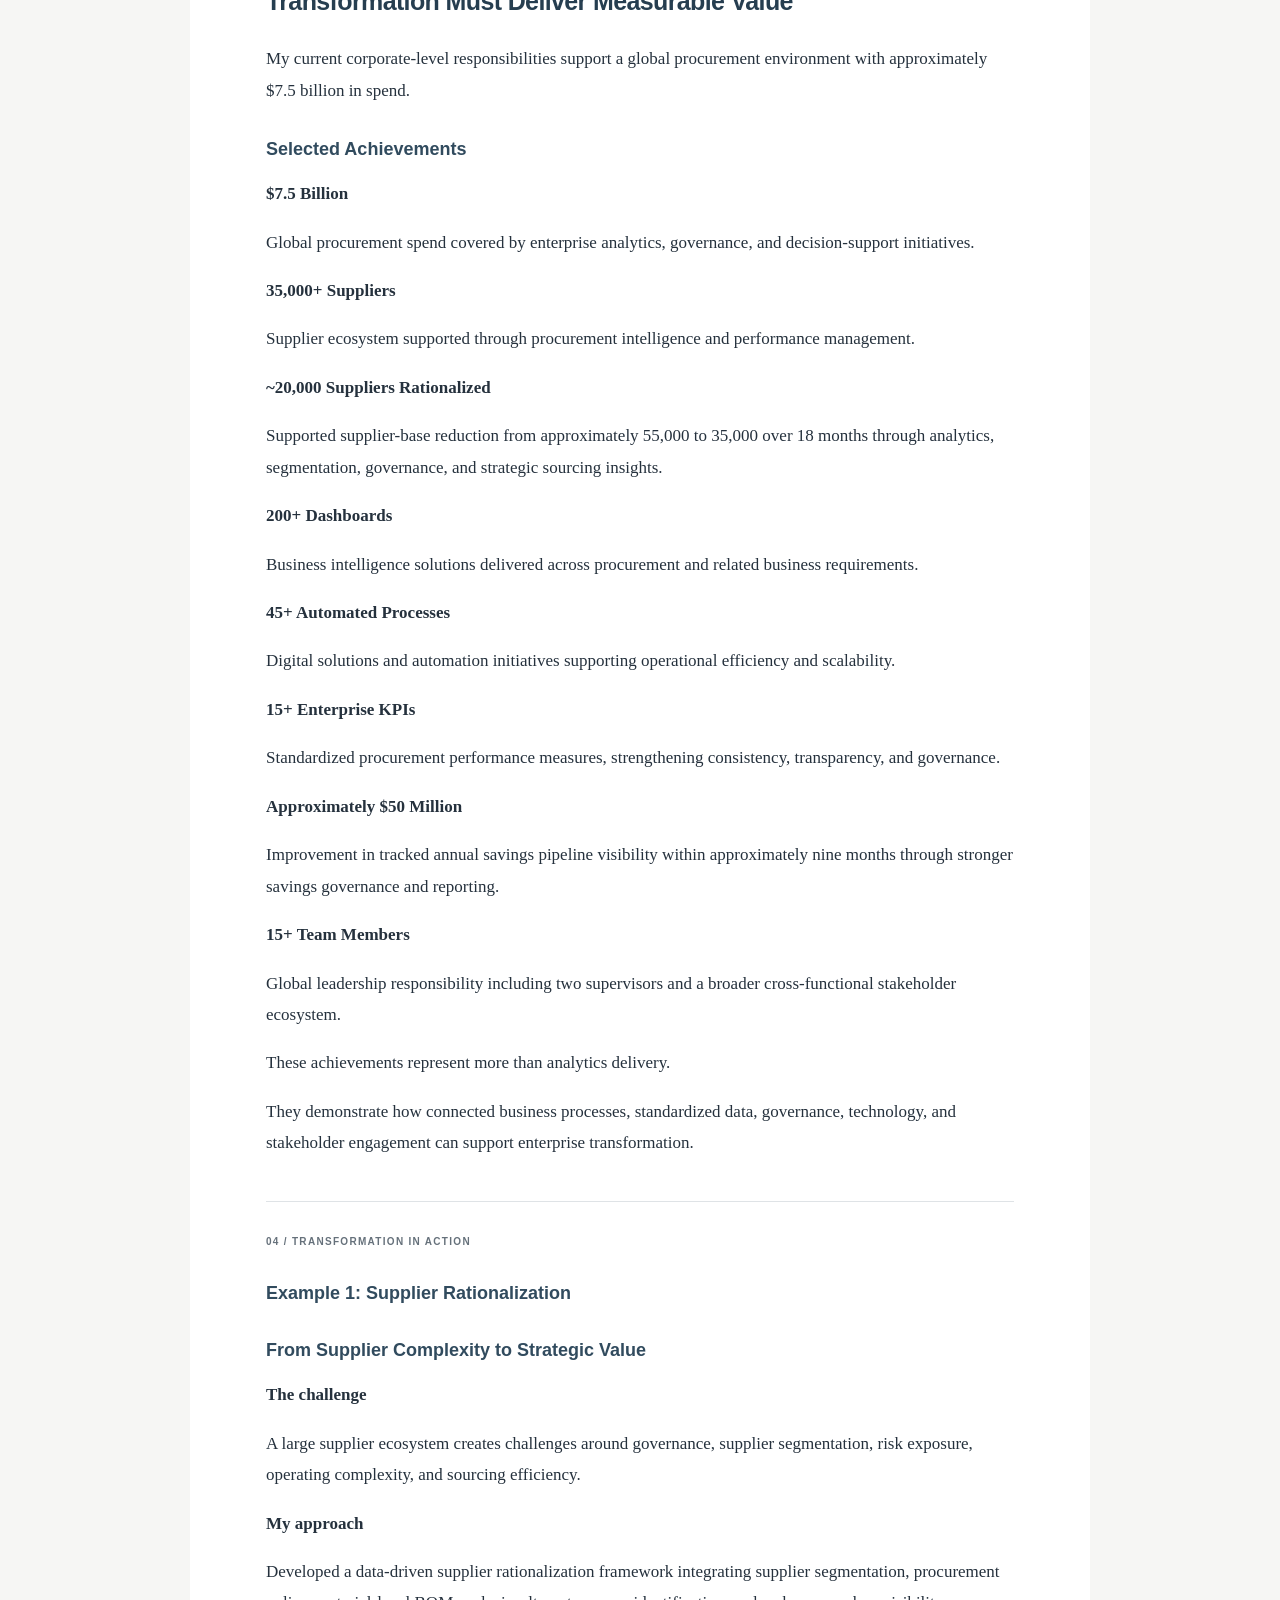
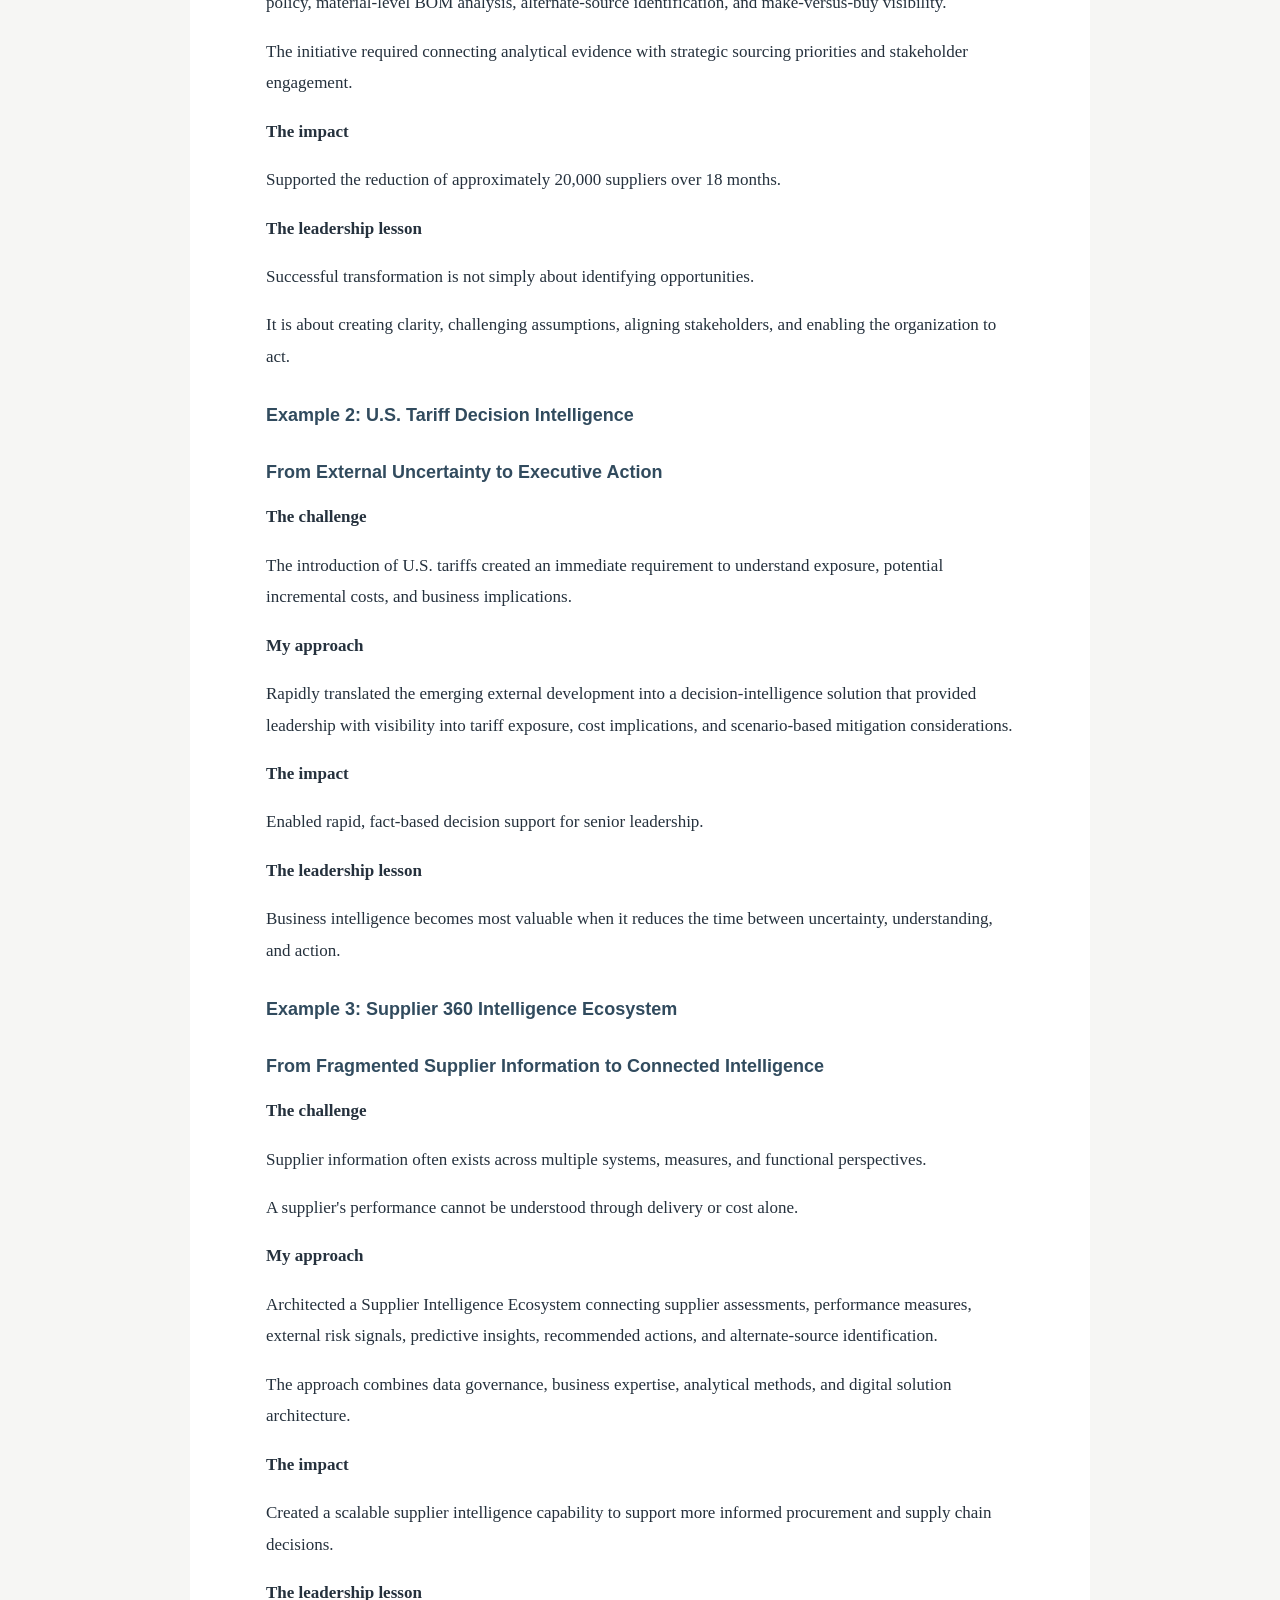
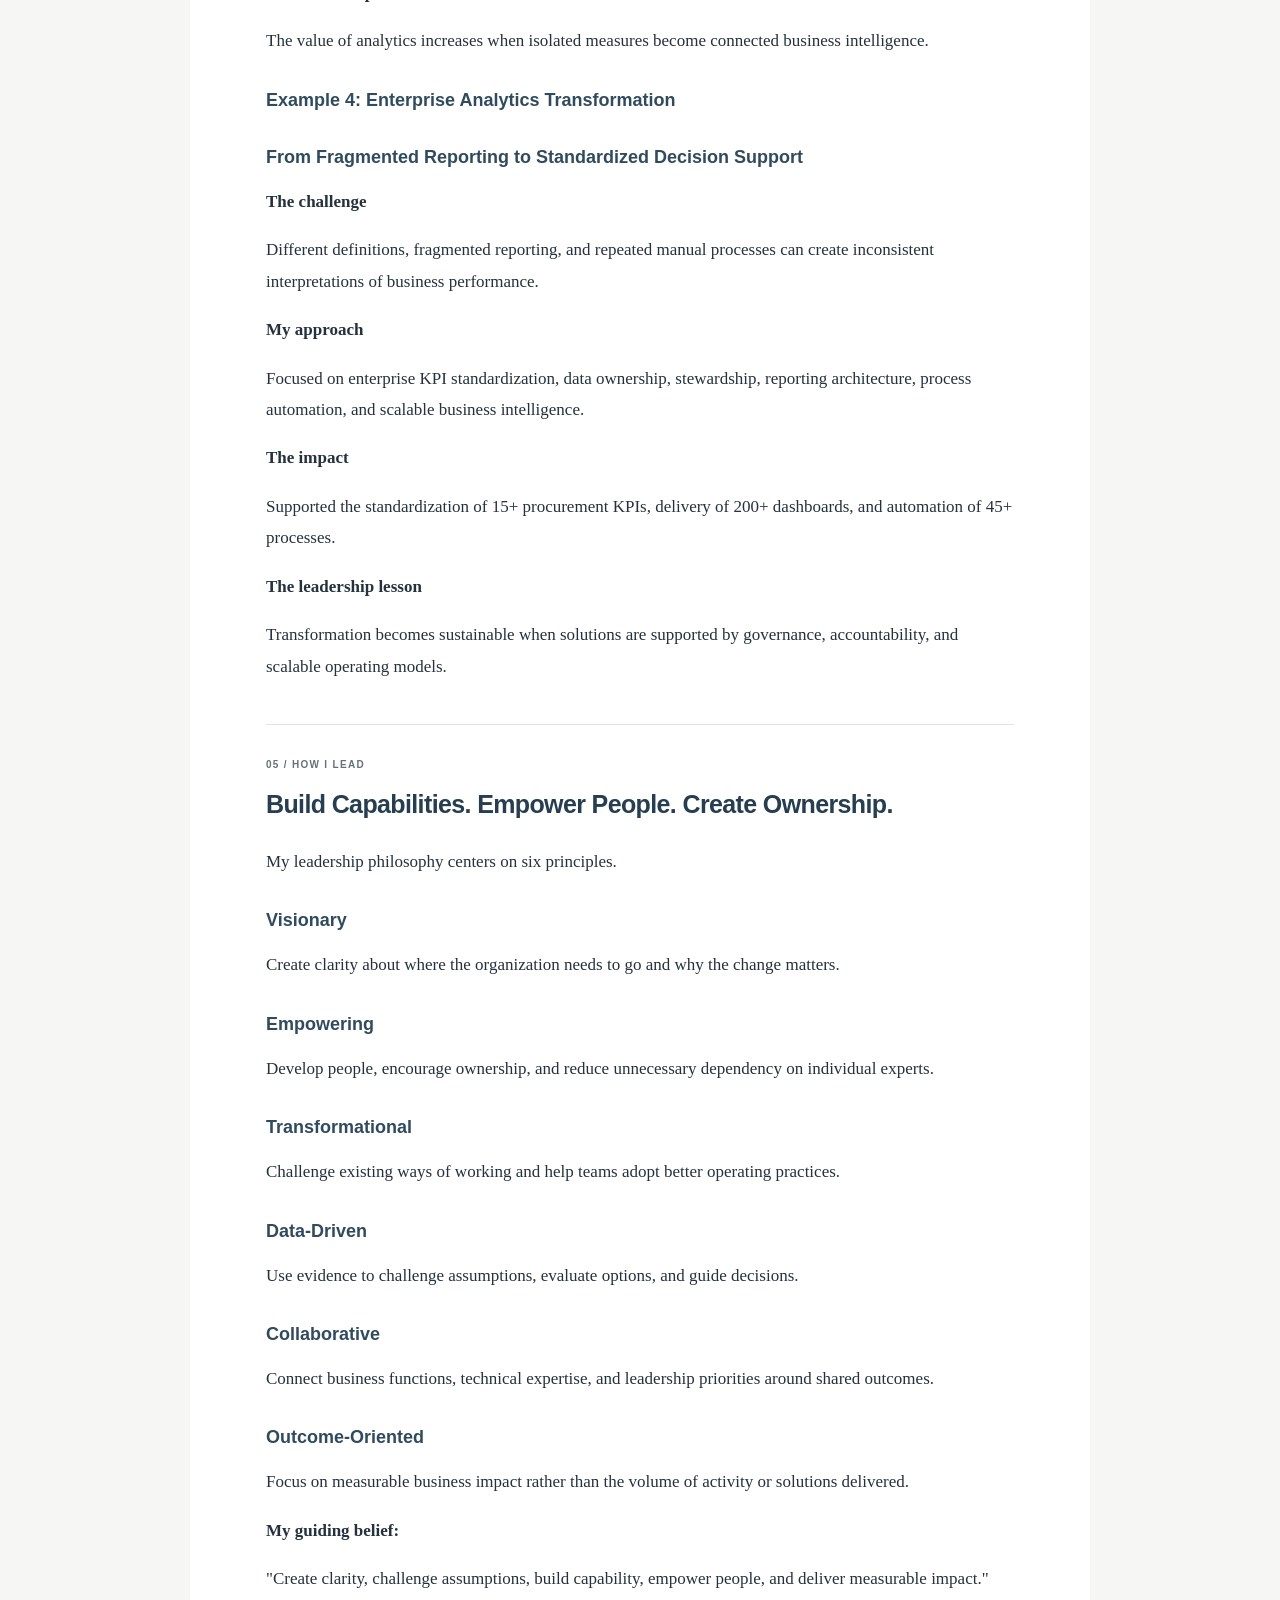
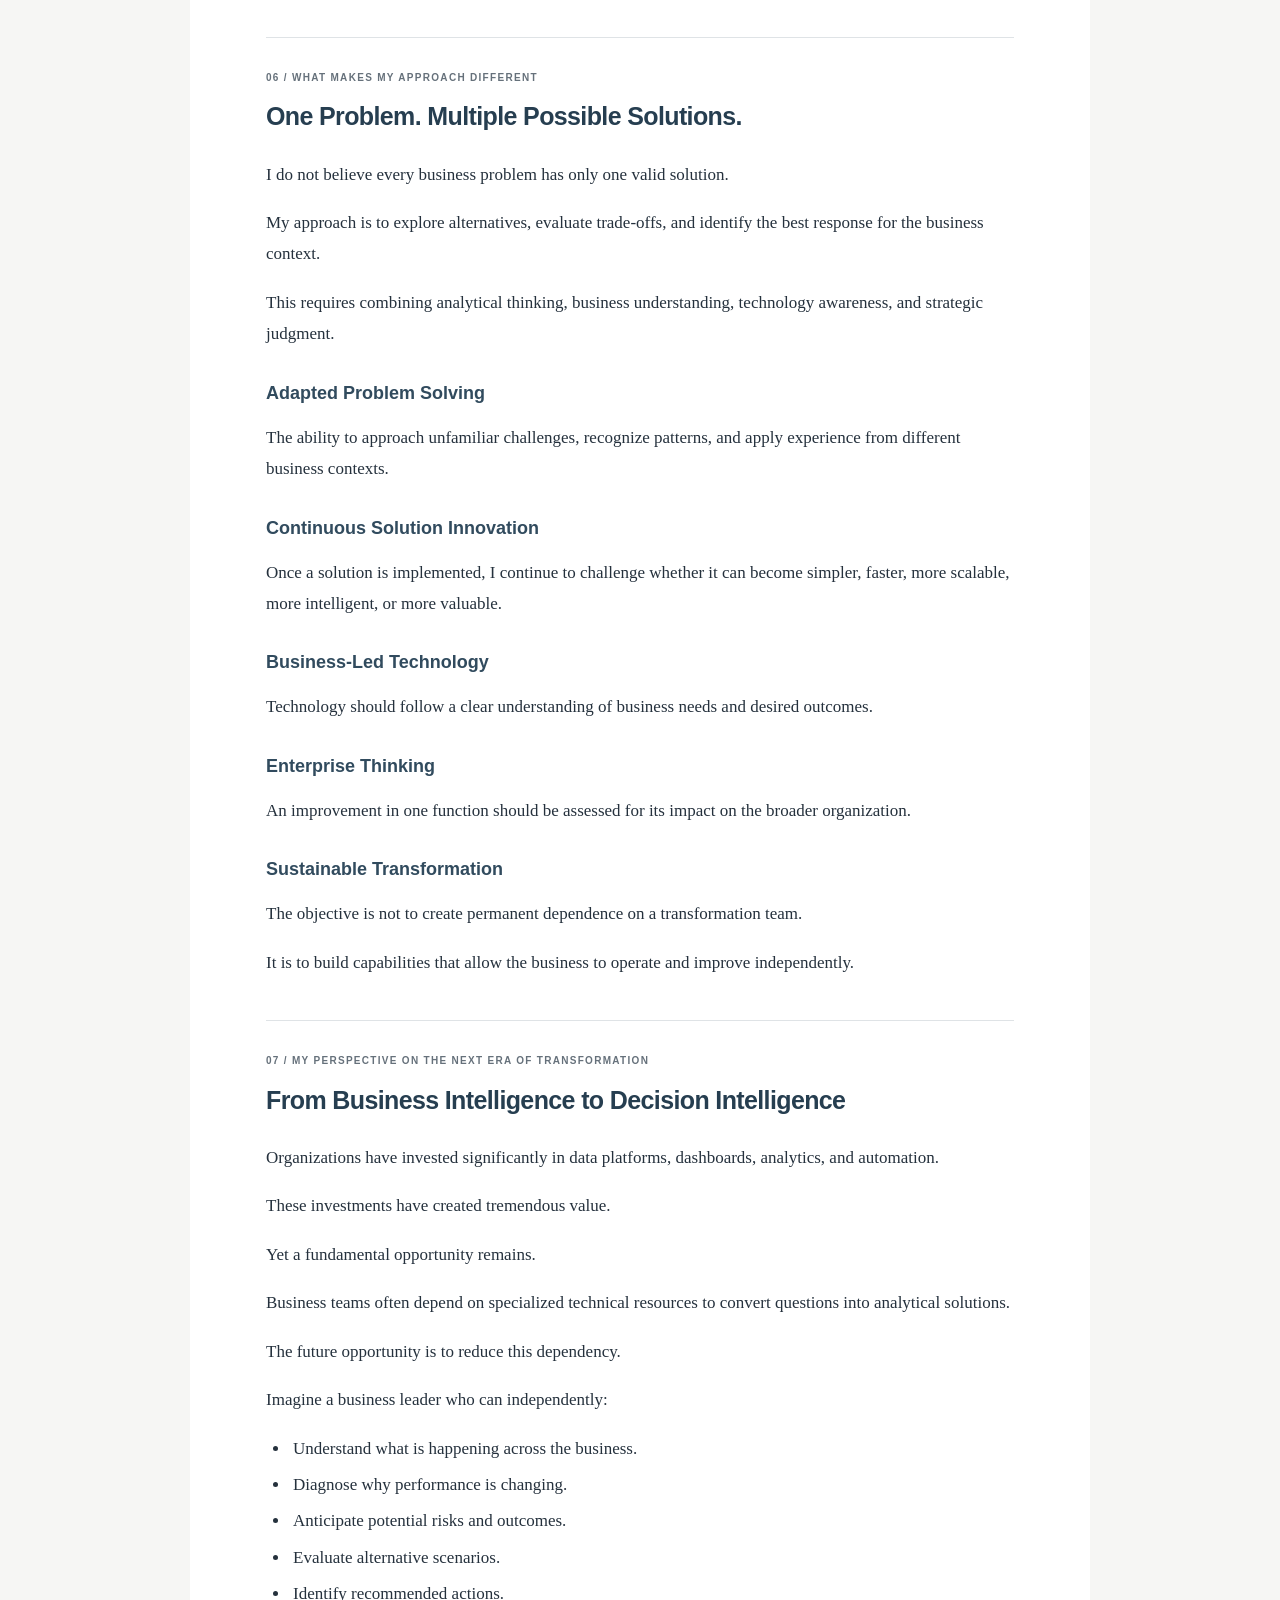
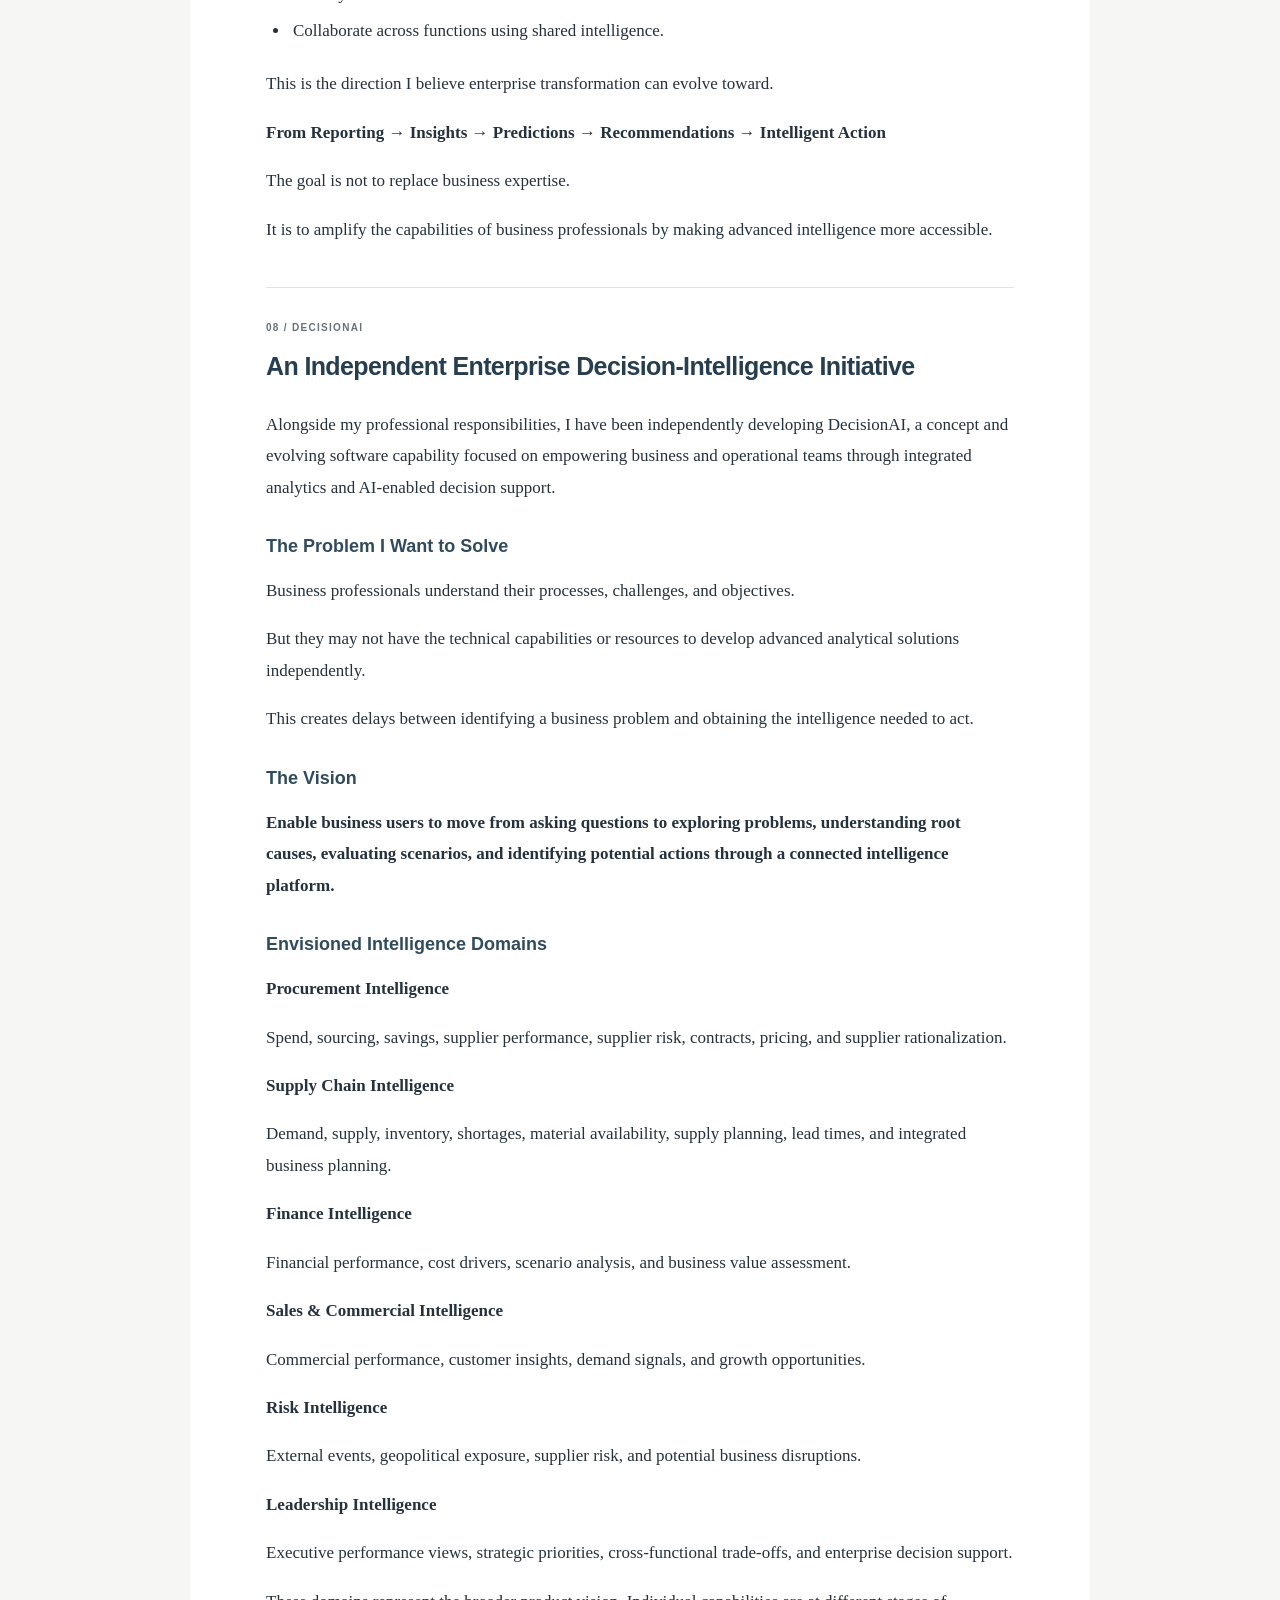
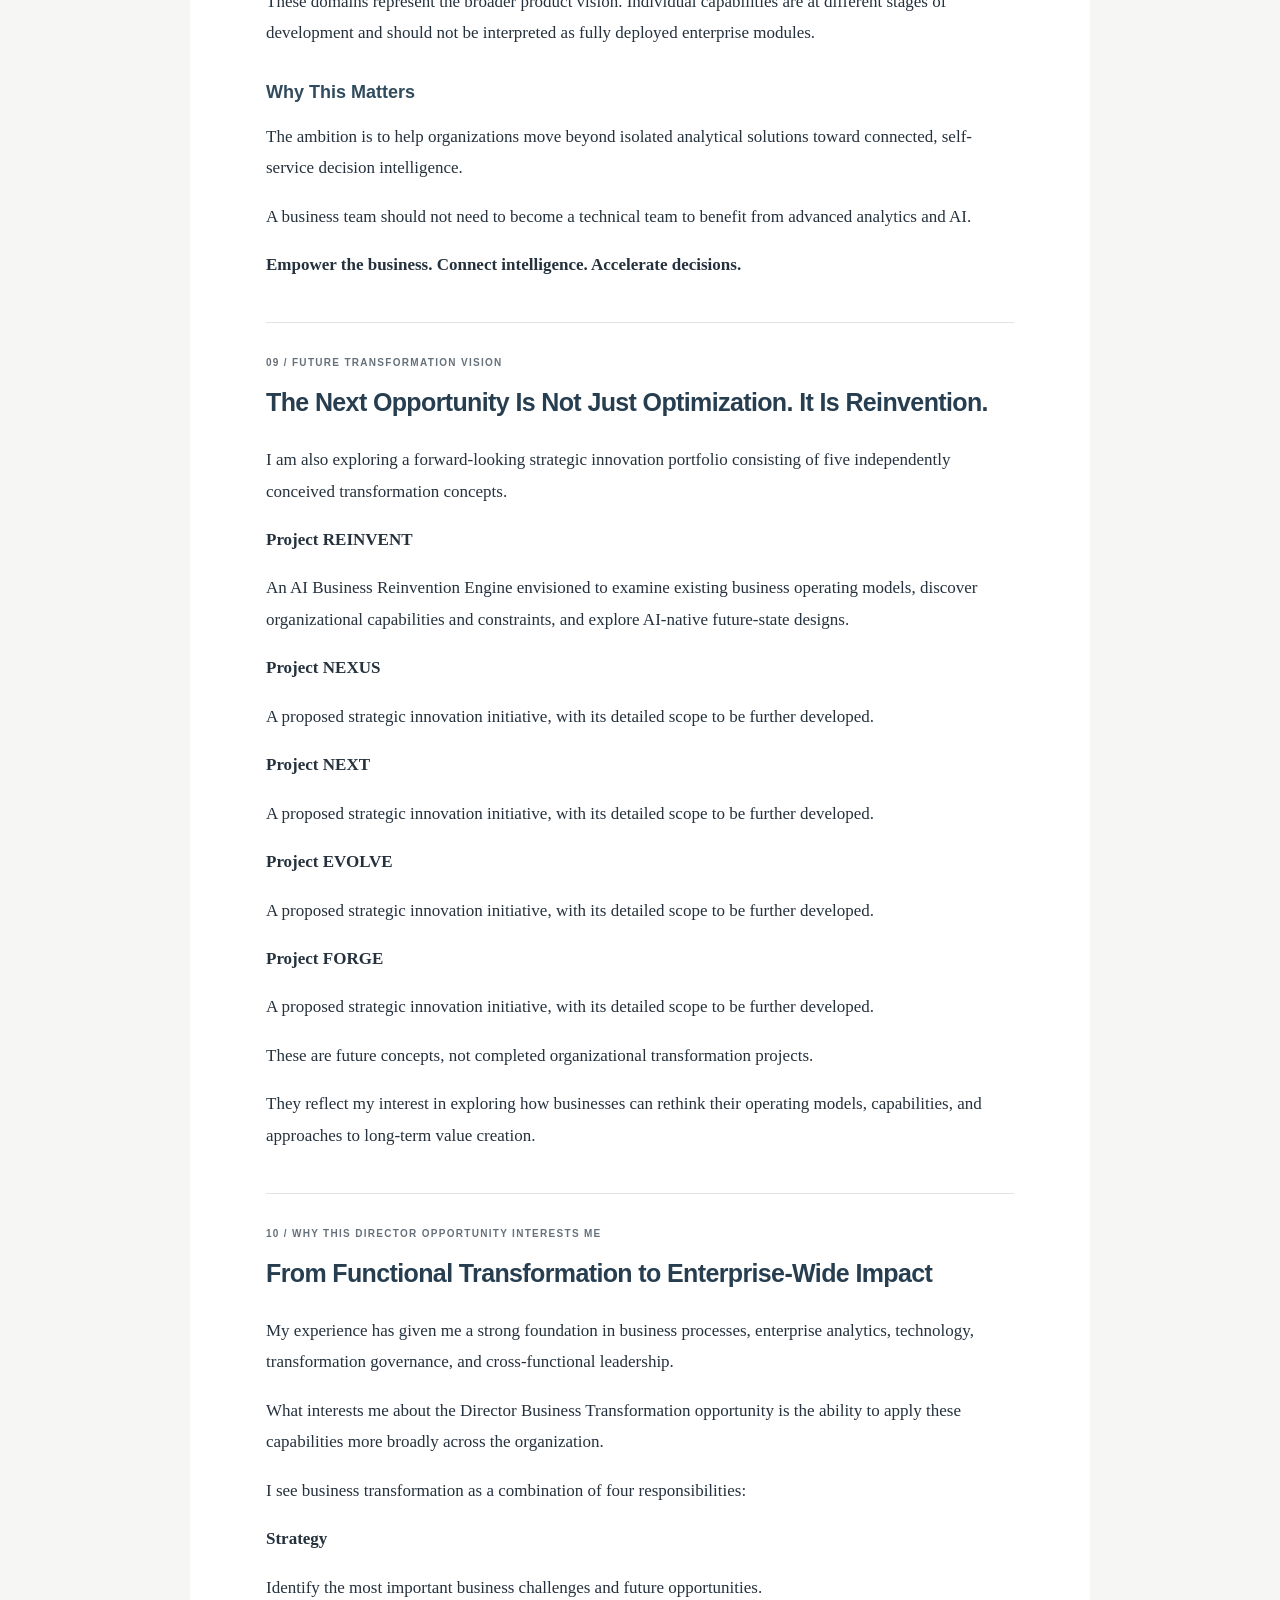
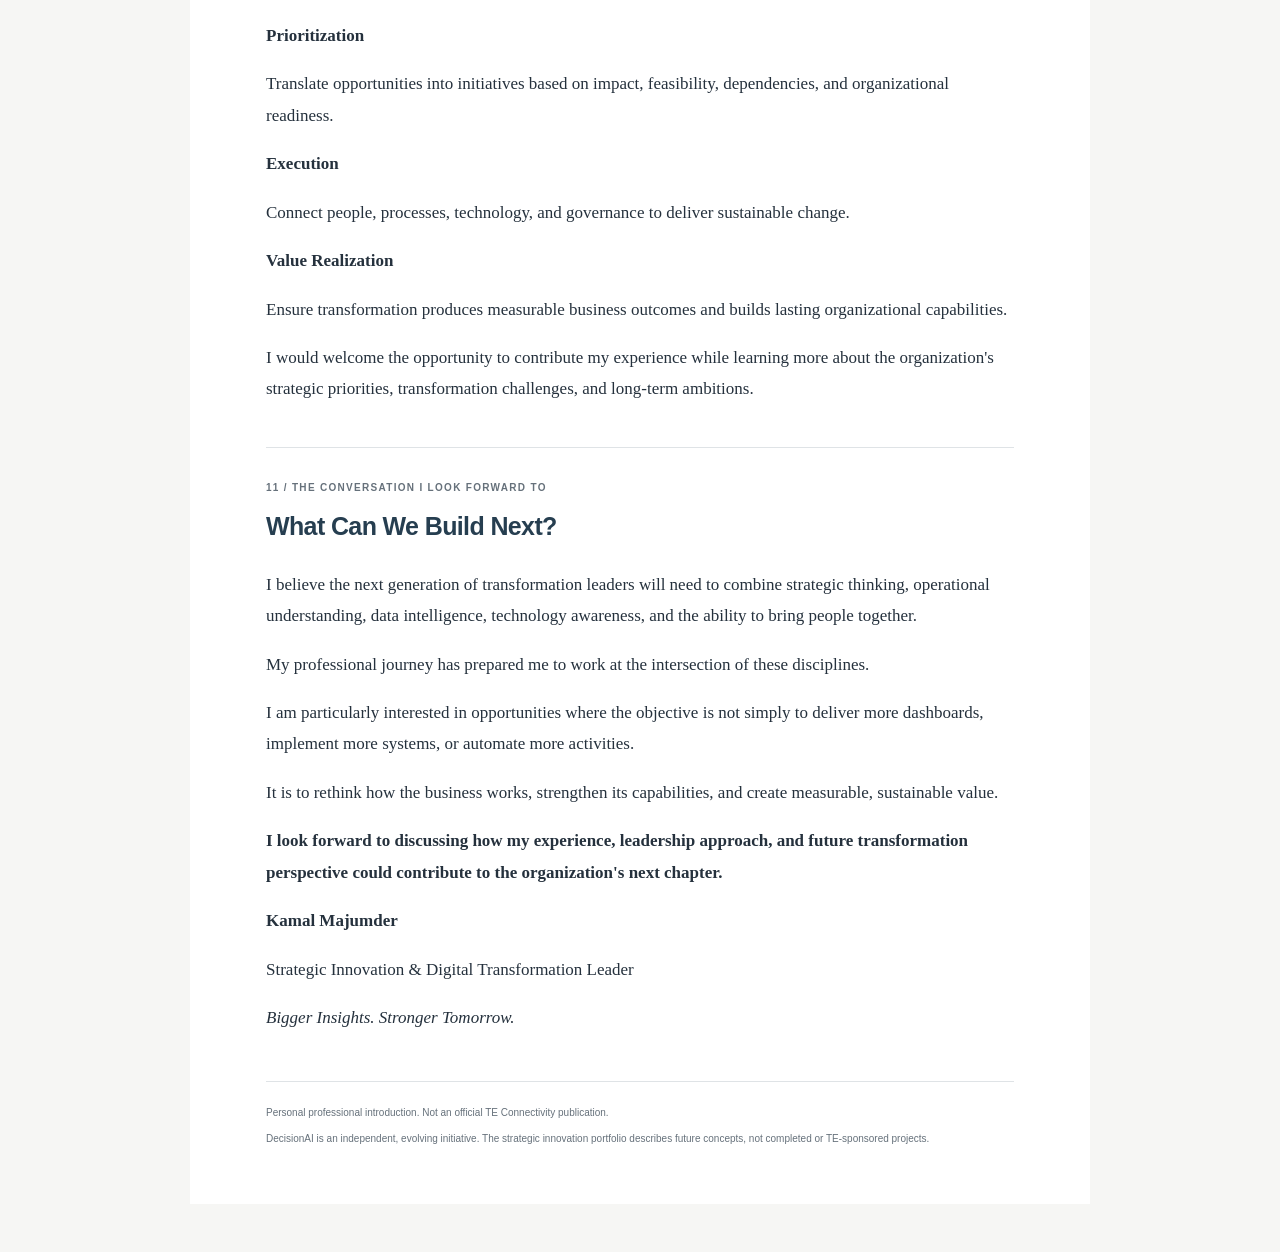
<file: full-biography.html>
<!doctype html>
<html lang="en"><head><meta charset="utf-8"><meta name="viewport" content="width=device-width,initial-scale=1"><meta name="robots" content="noindex,nofollow"><meta name="description" content="Kamal Majumder — professional biography and perspectives on business transformation."><title>Kamal Majumder — Professional Biography</title><link rel="stylesheet" href="biography.css"></head><body><main><article>
<header class="bio-header"><p class="document-label">A PERSONAL PROFESSIONAL INTRODUCTION</p><h1>Kamal Majumder</h1>
<p class="opening-title">Beyond Reporting. Beyond Automation. Toward Enterprise Reinvention.</p>
<p class="specialties">Strategic Innovation | Business Transformation | Enterprise Analytics | AI | Supply Chain &amp; Procurement</p>
<p class="tagline">Bigger Insights. Stronger Tomorrow.</p></header>
<section class="introduction"><h2>A Brief Introduction</h2>
<p>Over the past 15+ years, my career has evolved from solving analytical problems to understanding how organizations operate, how decisions are made, and how business transformation can create measurable and lasting value.</p>
<p>Today, I lead Global Procurement Digital &amp; Data Analytics at TE Connectivity at the corporate level, working across business units, functions, and geographies.</p>
<p>My experience spans enterprise strategy, procurement, supply chain, data architecture, analytics, AI-enabled innovation, digital transformation, and stakeholder leadership.</p>
<p>But what defines my approach is not the technology I use.</p>
<p><strong>It is the business problem I choose to solve, the assumptions I challenge, and the lasting capabilities I help build.</strong></p>
</section>
<section><p class="section-label">01 / MY TRANSFORMATION PHILOSOPHY</p>
<h2>Start With the Business. Not the Technology.</h2>
<p>Organizations often approach transformation by asking:</p>
<ul>
<li>What should we automate?</li>
<li>Which dashboard should we build?</li>
<li>Which technology should we implement?</li>
<li>Where can AI be introduced?</li>
</ul>
<p>I believe the more important questions come earlier.</p>
<p><strong>Why does this process exist in its current form?</strong></p>
<p><strong>Are we solving the actual business problem or simply improving the existing method?</strong></p>
<p><strong>If we were designing the organization today, would we build it the same way?</strong></p>
<p>These questions change the nature of transformation.</p>
<p>Instead of beginning with a predefined solution, I start by understanding the business challenge, questioning assumptions, exploring alternatives, and identifying the most effective path forward.</p>
<p>Technology then becomes an enabler of the strategy rather than the strategy itself.</p>
<h3>My Transformation Approach</h3>
<p><strong>Discover → Challenge → Reimagine → Prioritize → Execute → Measure → Evolve</strong></p>
<p>Discover the real problem.</p>
<p>Challenge existing assumptions and operating practices.</p>
<p>Reimagine what a better future state could look like.</p>
<p>Prioritize opportunities based on business value, feasibility, risk, and strategic relevance.</p>
<p>Execute through clear ownership, governance, and collaboration.</p>
<p>Measure outcomes rather than activities.</p>
<p>Evolve continuously as business needs and technology change.</p>
</section>
<section><p class="section-label">02 / THE JOURNEY SO FAR</p>
<h2>From Analytics Delivery to Enterprise Transformation Leadership</h2>
<p>My professional journey began in analytical and business consulting roles at Ernst &amp; Young and Target Corporation.</p>
<p>At TE Connectivity, my responsibilities progressed through Business Analyst, Senior Business Consultant, Deputy Manager, Manager I, and Manager II.</p>
<p>Across these roles, my focus evolved from producing analytical outputs to developing enterprise capabilities.</p>
<p><strong>Phase 1 — Understand the Business</strong></p>
<p>Build a foundation in analytics, supply chain, procurement processes, business consulting, and structured problem-solving.</p>
<p><strong>Phase 2 — Connect Business and Technology</strong></p>
<p>Translate business challenges into analytics solutions, process improvements, automation, and scalable reporting capabilities.</p>
<p><strong>Phase 3 — Establish Enterprise Standards</strong></p>
<p>Move beyond isolated solutions toward KPI governance, data stewardship, common definitions, architecture, and enterprise performance management.</p>
<p><strong>Phase 4 — Enable Intelligent Decisions</strong></p>
<p>Integrate supplier performance, financial exposure, external risks, predictive insights, and recommended actions into decision-support capabilities.</p>
<p><strong>Phase 5 — Envision Enterprise Reinvention</strong></p>
<p>Explore how AI, integrated intelligence, and new operating models can fundamentally change how business functions work and make decisions.</p>
<p>The most important transition in this journey has been moving from <strong>delivering information to enabling business decisions and organizational change.</strong></p>
</section>
<section><p class="section-label">03 / ENTERPRISE IMPACT</p>
<h2>Transformation Must Deliver Measurable Value</h2>
<p>My current corporate-level responsibilities support a global procurement environment with approximately $7.5 billion in spend.</p>
<h3>Selected Achievements</h3>
<p><strong>$7.5 Billion</strong></p>
<p>Global procurement spend covered by enterprise analytics, governance, and decision-support initiatives.</p>
<p><strong>35,000+ Suppliers</strong></p>
<p>Supplier ecosystem supported through procurement intelligence and performance management.</p>
<p><strong>~20,000 Suppliers Rationalized</strong></p>
<p>Supported supplier-base reduction from approximately 55,000 to 35,000 over 18 months through analytics, segmentation, governance, and strategic sourcing insights.</p>
<p><strong>200+ Dashboards</strong></p>
<p>Business intelligence solutions delivered across procurement and related business requirements.</p>
<p><strong>45+ Automated Processes</strong></p>
<p>Digital solutions and automation initiatives supporting operational efficiency and scalability.</p>
<p><strong>15+ Enterprise KPIs</strong></p>
<p>Standardized procurement performance measures, strengthening consistency, transparency, and governance.</p>
<p><strong>Approximately $50 Million</strong></p>
<p>Improvement in tracked annual savings pipeline visibility within approximately nine months through stronger savings governance and reporting.</p>
<p><strong>15+ Team Members</strong></p>
<p>Global leadership responsibility including two supervisors and a broader cross-functional stakeholder ecosystem.</p>
<p>These achievements represent more than analytics delivery.</p>
<p>They demonstrate how connected business processes, standardized data, governance, technology, and stakeholder engagement can support enterprise transformation.</p>
</section>
<section><p class="section-label">04 / TRANSFORMATION IN ACTION</p>
<h3>Example 1: Supplier Rationalization</h3>
<h3>From Supplier Complexity to Strategic Value</h3>
<p><strong>The challenge</strong></p>
<p>A large supplier ecosystem creates challenges around governance, supplier segmentation, risk exposure, operating complexity, and sourcing efficiency.</p>
<p><strong>My approach</strong></p>
<p>Developed a data-driven supplier rationalization framework integrating supplier segmentation, procurement policy, material-level BOM analysis, alternate-source identification, and make-versus-buy visibility.</p>
<p>The initiative required connecting analytical evidence with strategic sourcing priorities and stakeholder engagement.</p>
<p><strong>The impact</strong></p>
<p>Supported the reduction of approximately 20,000 suppliers over 18 months.</p>
<p><strong>The leadership lesson</strong></p>
<p>Successful transformation is not simply about identifying opportunities.</p>
<p>It is about creating clarity, challenging assumptions, aligning stakeholders, and enabling the organization to act.</p>
<h3>Example 2: U.S. Tariff Decision Intelligence</h3>
<h3>From External Uncertainty to Executive Action</h3>
<p><strong>The challenge</strong></p>
<p>The introduction of U.S. tariffs created an immediate requirement to understand exposure, potential incremental costs, and business implications.</p>
<p><strong>My approach</strong></p>
<p>Rapidly translated the emerging external development into a decision-intelligence solution that provided leadership with visibility into tariff exposure, cost implications, and scenario-based mitigation considerations.</p>
<p><strong>The impact</strong></p>
<p>Enabled rapid, fact-based decision support for senior leadership.</p>
<p><strong>The leadership lesson</strong></p>
<p>Business intelligence becomes most valuable when it reduces the time between uncertainty, understanding, and action.</p>
<h3>Example 3: Supplier 360 Intelligence Ecosystem</h3>
<h3>From Fragmented Supplier Information to Connected Intelligence</h3>
<p><strong>The challenge</strong></p>
<p>Supplier information often exists across multiple systems, measures, and functional perspectives.</p>
<p>A supplier&#x27;s performance cannot be understood through delivery or cost alone.</p>
<p><strong>My approach</strong></p>
<p>Architected a Supplier Intelligence Ecosystem connecting supplier assessments, performance measures, external risk signals, predictive insights, recommended actions, and alternate-source identification.</p>
<p>The approach combines data governance, business expertise, analytical methods, and digital solution architecture.</p>
<p><strong>The impact</strong></p>
<p>Created a scalable supplier intelligence capability to support more informed procurement and supply chain decisions.</p>
<p><strong>The leadership lesson</strong></p>
<p>The value of analytics increases when isolated measures become connected business intelligence.</p>
<h3>Example 4: Enterprise Analytics Transformation</h3>
<h3>From Fragmented Reporting to Standardized Decision Support</h3>
<p><strong>The challenge</strong></p>
<p>Different definitions, fragmented reporting, and repeated manual processes can create inconsistent interpretations of business performance.</p>
<p><strong>My approach</strong></p>
<p>Focused on enterprise KPI standardization, data ownership, stewardship, reporting architecture, process automation, and scalable business intelligence.</p>
<p><strong>The impact</strong></p>
<p>Supported the standardization of 15+ procurement KPIs, delivery of 200+ dashboards, and automation of 45+ processes.</p>
<p><strong>The leadership lesson</strong></p>
<p>Transformation becomes sustainable when solutions are supported by governance, accountability, and scalable operating models.</p>
</section>
<section><p class="section-label">05 / HOW I LEAD</p>
<h2>Build Capabilities. Empower People. Create Ownership.</h2>
<p>My leadership philosophy centers on six principles.</p>
<h3>Visionary</h3>
<p>Create clarity about where the organization needs to go and why the change matters.</p>
<h3>Empowering</h3>
<p>Develop people, encourage ownership, and reduce unnecessary dependency on individual experts.</p>
<h3>Transformational</h3>
<p>Challenge existing ways of working and help teams adopt better operating practices.</p>
<h3>Data-Driven</h3>
<p>Use evidence to challenge assumptions, evaluate options, and guide decisions.</p>
<h3>Collaborative</h3>
<p>Connect business functions, technical expertise, and leadership priorities around shared outcomes.</p>
<h3>Outcome-Oriented</h3>
<p>Focus on measurable business impact rather than the volume of activity or solutions delivered.</p>
<p><strong>My guiding belief:</strong></p>
<p>&quot;Create clarity, challenge assumptions, build capability, empower people, and deliver measurable impact.&quot;</p>
</section>
<section><p class="section-label">06 / WHAT MAKES MY APPROACH DIFFERENT</p>
<h2>One Problem. Multiple Possible Solutions.</h2>
<p>I do not believe every business problem has only one valid solution.</p>
<p>My approach is to explore alternatives, evaluate trade-offs, and identify the best response for the business context.</p>
<p>This requires combining analytical thinking, business understanding, technology awareness, and strategic judgment.</p>
<h3>Adapted Problem Solving</h3>
<p>The ability to approach unfamiliar challenges, recognize patterns, and apply experience from different business contexts.</p>
<h3>Continuous Solution Innovation</h3>
<p>Once a solution is implemented, I continue to challenge whether it can become simpler, faster, more scalable, more intelligent, or more valuable.</p>
<h3>Business-Led Technology</h3>
<p>Technology should follow a clear understanding of business needs and desired outcomes.</p>
<h3>Enterprise Thinking</h3>
<p>An improvement in one function should be assessed for its impact on the broader organization.</p>
<h3>Sustainable Transformation</h3>
<p>The objective is not to create permanent dependence on a transformation team.</p>
<p>It is to build capabilities that allow the business to operate and improve independently.</p>
</section>
<section><p class="section-label">07 / MY PERSPECTIVE ON THE NEXT ERA OF TRANSFORMATION</p>
<h2>From Business Intelligence to Decision Intelligence</h2>
<p>Organizations have invested significantly in data platforms, dashboards, analytics, and automation.</p>
<p>These investments have created tremendous value.</p>
<p>Yet a fundamental opportunity remains.</p>
<p>Business teams often depend on specialized technical resources to convert questions into analytical solutions.</p>
<p>The future opportunity is to reduce this dependency.</p>
<p>Imagine a business leader who can independently:</p>
<ul>
<li>Understand what is happening across the business.</li>
<li>Diagnose why performance is changing.</li>
<li>Anticipate potential risks and outcomes.</li>
<li>Evaluate alternative scenarios.</li>
<li>Identify recommended actions.</li>
<li>Collaborate across functions using shared intelligence.</li>
</ul>
<p>This is the direction I believe enterprise transformation can evolve toward.</p>
<p><strong>From Reporting → Insights → Predictions → Recommendations → Intelligent Action</strong></p>
<p>The goal is not to replace business expertise.</p>
<p>It is to amplify the capabilities of business professionals by making advanced intelligence more accessible.</p>
</section>
<section><p class="section-label">08 / DECISIONAI</p>
<h2>An Independent Enterprise Decision-Intelligence Initiative</h2>
<p>Alongside my professional responsibilities, I have been independently developing DecisionAI, a concept and evolving software capability focused on empowering business and operational teams through integrated analytics and AI-enabled decision support.</p>
<h3>The Problem I Want to Solve</h3>
<p>Business professionals understand their processes, challenges, and objectives.</p>
<p>But they may not have the technical capabilities or resources to develop advanced analytical solutions independently.</p>
<p>This creates delays between identifying a business problem and obtaining the intelligence needed to act.</p>
<h3>The Vision</h3>
<p><strong>Enable business users to move from asking questions to exploring problems, understanding root causes, evaluating scenarios, and identifying potential actions through a connected intelligence platform.</strong></p>
<h3>Envisioned Intelligence Domains</h3>
<p><strong>Procurement Intelligence</strong></p>
<p>Spend, sourcing, savings, supplier performance, supplier risk, contracts, pricing, and supplier rationalization.</p>
<p><strong>Supply Chain Intelligence</strong></p>
<p>Demand, supply, inventory, shortages, material availability, supply planning, lead times, and integrated business planning.</p>
<p><strong>Finance Intelligence</strong></p>
<p>Financial performance, cost drivers, scenario analysis, and business value assessment.</p>
<p><strong>Sales &amp; Commercial Intelligence</strong></p>
<p>Commercial performance, customer insights, demand signals, and growth opportunities.</p>
<p><strong>Risk Intelligence</strong></p>
<p>External events, geopolitical exposure, supplier risk, and potential business disruptions.</p>
<p><strong>Leadership Intelligence</strong></p>
<p>Executive performance views, strategic priorities, cross-functional trade-offs, and enterprise decision support.</p>
<p>These domains represent the broader product vision. Individual capabilities are at different stages of development and should not be interpreted as fully deployed enterprise modules.</p>
<h3>Why This Matters</h3>
<p>The ambition is to help organizations move beyond isolated analytical solutions toward connected, self-service decision intelligence.</p>
<p>A business team should not need to become a technical team to benefit from advanced analytics and AI.</p>
<p><strong>Empower the business. Connect intelligence. Accelerate decisions.</strong></p>
</section>
<section><p class="section-label">09 / FUTURE TRANSFORMATION VISION</p>
<h2>The Next Opportunity Is Not Just Optimization. It Is Reinvention.</h2>
<p>I am also exploring a forward-looking strategic innovation portfolio consisting of five independently conceived transformation concepts.</p>
<p><strong>Project REINVENT</strong></p>
<p>An AI Business Reinvention Engine envisioned to examine existing business operating models, discover organizational capabilities and constraints, and explore AI-native future-state designs.</p>
<p><strong>Project NEXUS</strong></p>
<p>A proposed strategic innovation initiative, with its detailed scope to be further developed.</p>
<p><strong>Project NEXT</strong></p>
<p>A proposed strategic innovation initiative, with its detailed scope to be further developed.</p>
<p><strong>Project EVOLVE</strong></p>
<p>A proposed strategic innovation initiative, with its detailed scope to be further developed.</p>
<p><strong>Project FORGE</strong></p>
<p>A proposed strategic innovation initiative, with its detailed scope to be further developed.</p>
<p>These are future concepts, not completed organizational transformation projects.</p>
<p>They reflect my interest in exploring how businesses can rethink their operating models, capabilities, and approaches to long-term value creation.</p>
</section>
<section><p class="section-label">10 / WHY THIS DIRECTOR OPPORTUNITY INTERESTS ME</p>
<h2>From Functional Transformation to Enterprise-Wide Impact</h2>
<p>My experience has given me a strong foundation in business processes, enterprise analytics, technology, transformation governance, and cross-functional leadership.</p>
<p>What interests me about the Director Business Transformation opportunity is the ability to apply these capabilities more broadly across the organization.</p>
<p>I see business transformation as a combination of four responsibilities:</p>
<p><strong>Strategy</strong></p>
<p>Identify the most important business challenges and future opportunities.</p>
<p><strong>Prioritization</strong></p>
<p>Translate opportunities into initiatives based on impact, feasibility, dependencies, and organizational readiness.</p>
<p><strong>Execution</strong></p>
<p>Connect people, processes, technology, and governance to deliver sustainable change.</p>
<p><strong>Value Realization</strong></p>
<p>Ensure transformation produces measurable business outcomes and builds lasting organizational capabilities.</p>
<p>I would welcome the opportunity to contribute my experience while learning more about the organization&#x27;s strategic priorities, transformation challenges, and long-term ambitions.</p>
</section>
<section><p class="section-label">11 / THE CONVERSATION I LOOK FORWARD TO</p>
<h2>What Can We Build Next?</h2>
<p>I believe the next generation of transformation leaders will need to combine strategic thinking, operational understanding, data intelligence, technology awareness, and the ability to bring people together.</p>
<p>My professional journey has prepared me to work at the intersection of these disciplines.</p>
<p>I am particularly interested in opportunities where the objective is not simply to deliver more dashboards, implement more systems, or automate more activities.</p>
<p>It is to rethink how the business works, strengthen its capabilities, and create measurable, sustainable value.</p>
<p><strong>I look forward to discussing how my experience, leadership approach, and future transformation perspective could contribute to the organization&#x27;s next chapter.</strong></p>
<p><strong>Kamal Majumder</strong></p>
<p>Strategic Innovation &amp; Digital Transformation Leader</p>
<p><em>Bigger Insights. Stronger Tomorrow.</em></p>
</section>
<footer><p>Personal professional introduction. Not an official TE Connectivity publication.</p><p>DecisionAI is an independent, evolving initiative. The strategic innovation portfolio describes future concepts, not completed or TE-sponsored projects.</p></footer></article></main></body></html>
</file>
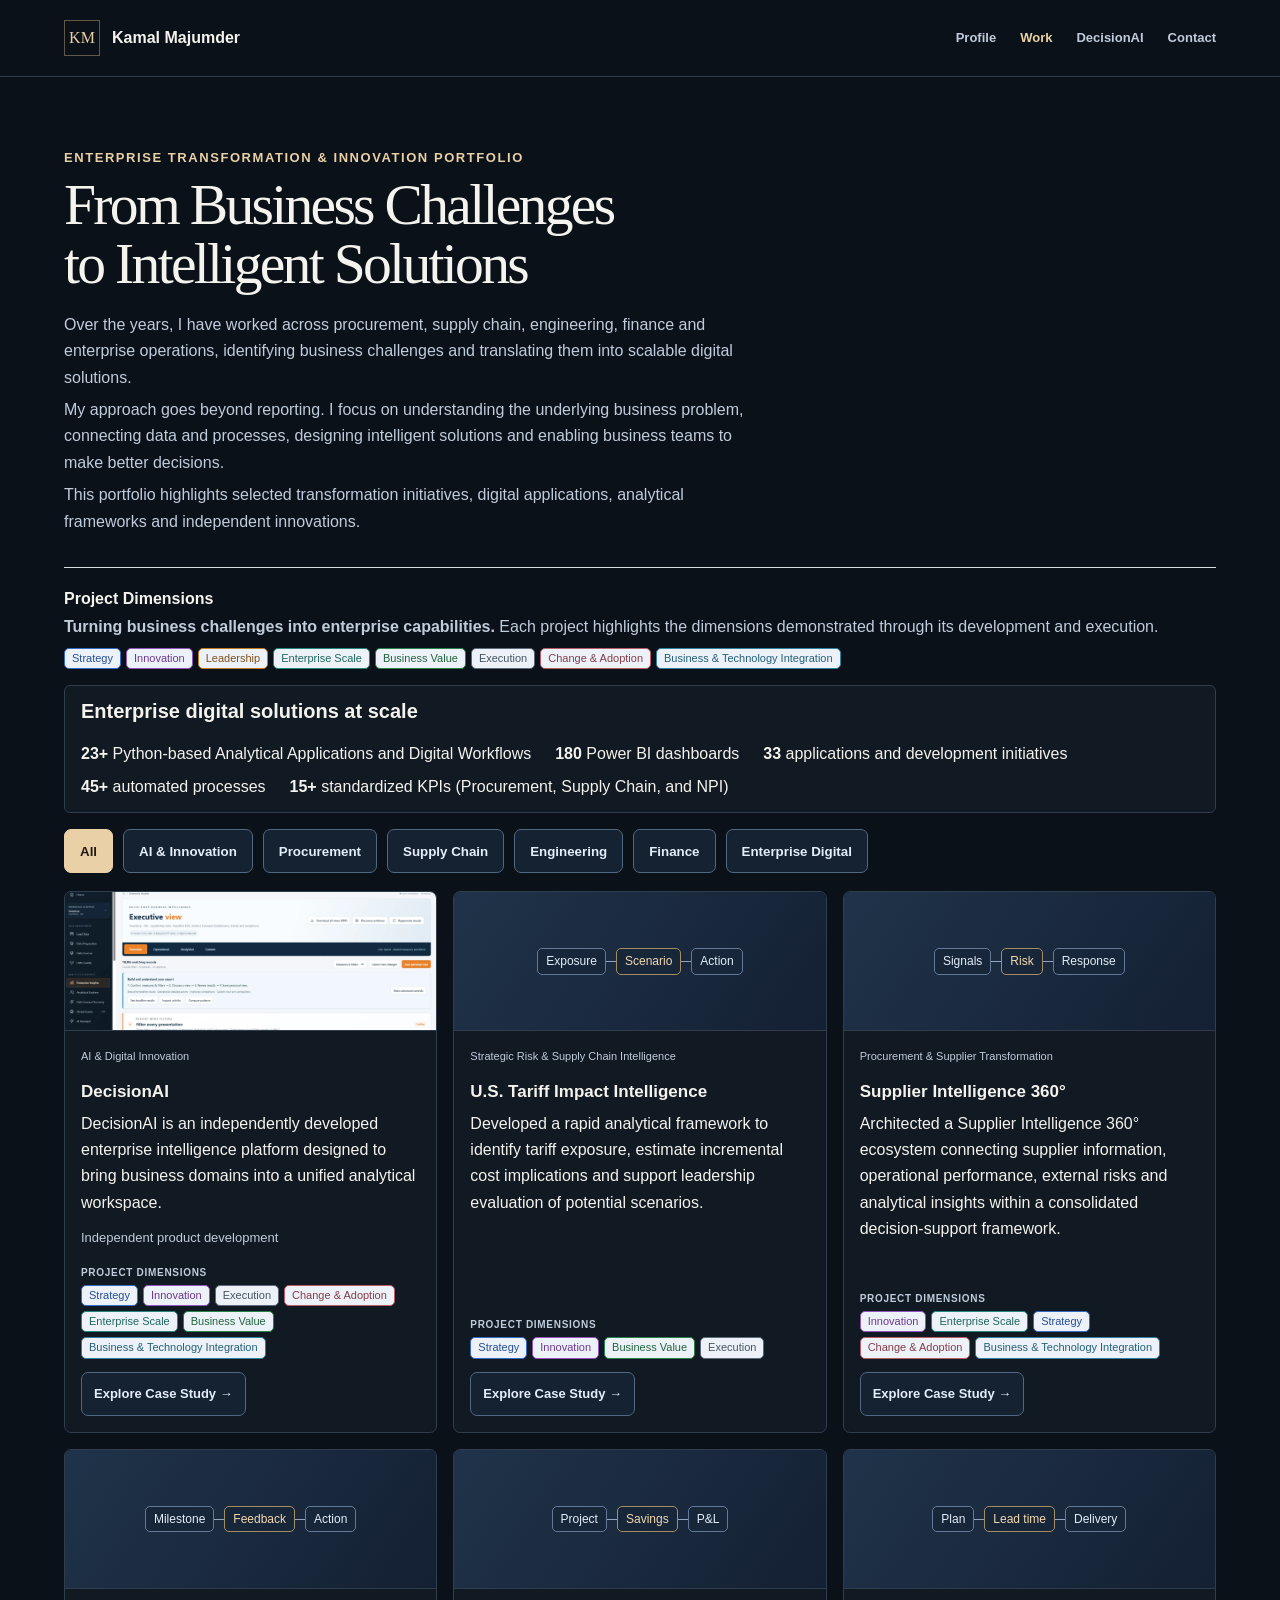
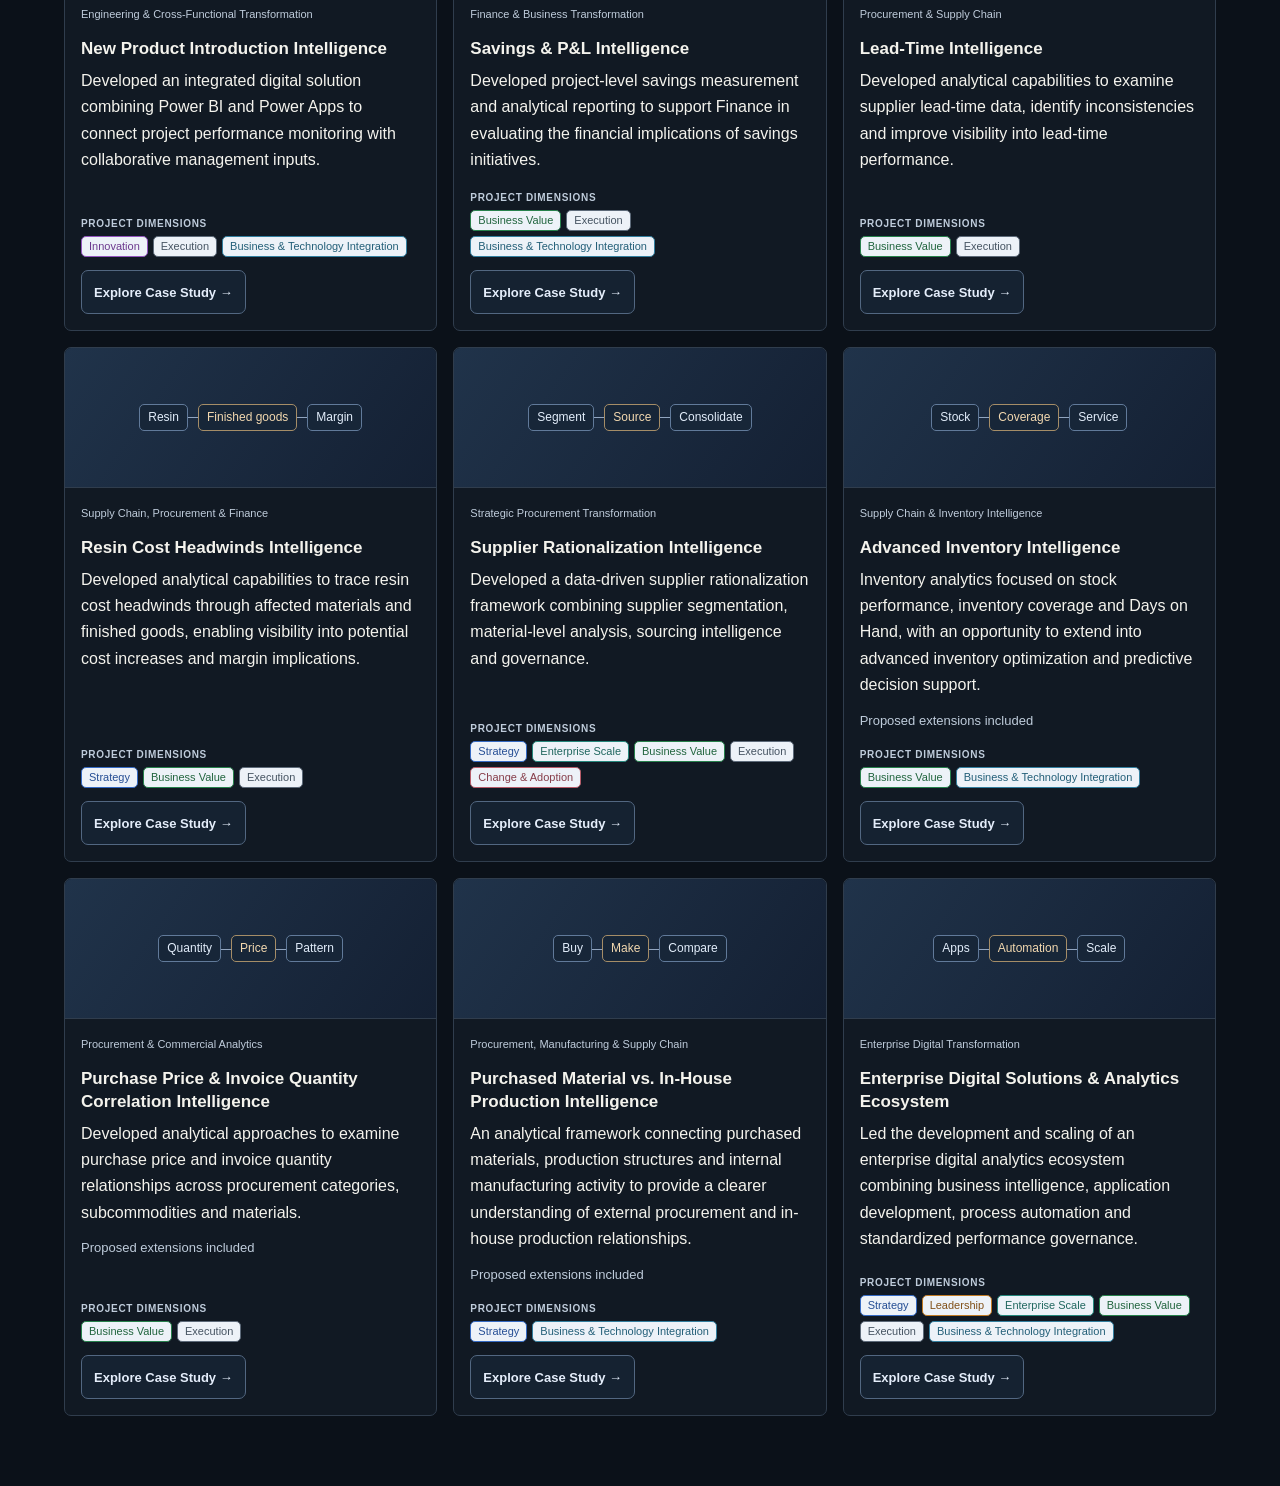
<file: projects.html>
<!doctype html><html lang="en"><head><meta charset="utf-8"><meta name="viewport" content="width=device-width,initial-scale=1"><title>Project Portfolio | Kamal Majumder</title><link rel="stylesheet" href="assets/portfolio.css">
<style>
/* Project dimensions are shared by the legend and gallery cards. */
.dimension-legend {padding:14px 0 0}
.dimension-legend h2 {margin:0 0 4px;font-size:16px}
.dimension-legend p {margin:0 0 8px}
.dimension-tags {display:flex;flex-wrap:wrap;gap:5px;list-style:none;margin:0;padding:0}
.dimension-tag {max-width:100%;padding:2px 7px;border:1px solid var(--dimension-border);border-radius:5px;background:var(--dimension-bg);color:var(--dimension-text);font:400 11px/1.4 Arial,sans-serif;overflow-wrap:anywhere}
.portfolio-overview .card-dimensions {margin-top:auto;padding-top:6px;margin-bottom:10px}
.portfolio-overview .card-copy .dimension-label {margin-bottom:5px;color:#465462;text-transform:uppercase;font:600 10px/1.4 Arial,sans-serif;letter-spacing:.07em}
.portfolio-overview .card-dimensions + .project-link {margin-top:0}
.dimension-strategy{--dimension-border:#356AC3;--dimension-bg:#eef4fd;--dimension-text:#254e94}
.dimension-innovation{--dimension-border:#9255BE;--dimension-bg:#f7effc;--dimension-text:#6c398e}
.dimension-leadership{--dimension-border:#C17B24;--dimension-bg:#fdf5e9;--dimension-text:#805018}
.dimension-scale{--dimension-border:#25877C;--dimension-bg:#eaf7f4;--dimension-text:#20675f}
.dimension-value{--dimension-border:#27814C;--dimension-bg:#eef8f0;--dimension-text:#21653e}
.dimension-execution{--dimension-border:#5D6A79;--dimension-bg:#f0f3f6;--dimension-text:#465462}
.dimension-integration{--dimension-border:#337F9F;--dimension-bg:#edf6fa;--dimension-text:#235f78}
.dimension-adoption{--dimension-border:#B65B68;--dimension-bg:#fbeff2;--dimension-text:#863d49}
</style>
<link rel="stylesheet" href="assets/executive.css">
</head><body class="executive-gallery"><a class="skip-link" href="#main-content">Skip to content</a>
 <nav class="executive-nav" aria-label="Main navigation">
   <a class="brand" href="index.html"><span aria-hidden="true" class="monogram">KM</span><span>Kamal Majumder</span></a>
   <div class="executive-nav-links"><a href="index.html#profile">Profile</a><a href="projects.html" aria-current="page">Work</a><a href="index.html#decisionai">DecisionAI</a><a href="index.html#contact">Contact</a></div>
 </nav><main id="main-content" class="portfolio-overview"><header><p class="category">Enterprise Transformation &amp; Innovation Portfolio</p><h1>From Business Challenges to Intelligent Solutions</h1><p>Over the years, I have worked across procurement, supply chain, engineering, finance and enterprise operations, identifying business challenges and translating them into scalable digital solutions.</p><p>My approach goes beyond reporting. I focus on understanding the underlying business problem, connecting data and processes, designing intelligent solutions and enabling business teams to make better decisions.</p><p>This portfolio highlights selected transformation initiatives, digital applications, analytical frameworks and independent innovations.</p></header>
<section class="dimension-legend" aria-labelledby="dimension-legend-heading"><h2 id="dimension-legend-heading">Project Dimensions</h2><p><strong>Turning business challenges into enterprise capabilities.</strong> Each project highlights the dimensions demonstrated through its development and execution.</p><ul class="dimension-tags" role="list"><li class="dimension-tag dimension-strategy">Strategy</li><li class="dimension-tag dimension-innovation">Innovation</li><li class="dimension-tag dimension-leadership">Leadership</li><li class="dimension-tag dimension-scale">Enterprise Scale</li><li class="dimension-tag dimension-value">Business Value</li><li class="dimension-tag dimension-execution">Execution</li><li class="dimension-tag dimension-adoption">Change &amp; Adoption</li><li class="dimension-tag dimension-integration">Business &amp; Technology Integration</li></ul></section><aside class="scale"><h2>Enterprise digital solutions at scale</h2><ul><li><strong>23+</strong> Python-based Analytical Applications and Digital Workflows</li><li><strong>180</strong> Power BI dashboards</li><li><strong>33</strong> applications and development initiatives</li><li><strong>45+</strong> automated processes</li><li><strong>15+</strong> standardized KPIs (Procurement, Supply Chain, and NPI)</li></ul></aside><div class="filters" hidden role="group" aria-label="Filter projects"><button type="button" data-filter="all" aria-pressed="true">All</button><button type="button" data-filter="ai" aria-pressed="false">AI &amp; Innovation</button><button type="button" data-filter="procurement" aria-pressed="false">Procurement</button><button type="button" data-filter="supply" aria-pressed="false">Supply Chain</button><button type="button" data-filter="engineering" aria-pressed="false">Engineering</button><button type="button" data-filter="finance" aria-pressed="false">Finance</button><button type="button" data-filter="digital" aria-pressed="false">Enterprise Digital</button></div><p id="filter-status" class="sr" aria-live="polite"></p><div class="gallery"><article data-categories="ai"><div class="project-visual visual-screenshot"><img src="assets/decisionai-screen-1.webp" width="1680" height="827" alt="Quick Insight Builder / Reporting Workspace, supplied DecisionAI prototype screenshot" loading="lazy" decoding="async"></div><div class="card-copy"><p class="category">AI &amp; Digital Innovation  </p><h2>DecisionAI</h2><p>DecisionAI is an independently developed enterprise intelligence platform designed to bring business domains into a unified analytical workspace.</p><p class="status">Independent product development</p><div class="card-dimensions"><p class="dimension-label">Project Dimensions</p><ul class="dimension-tags" role="list"><li class="dimension-tag dimension-strategy">Strategy</li><li class="dimension-tag dimension-innovation">Innovation</li><li class="dimension-tag dimension-execution">Execution</li><li class="dimension-tag dimension-adoption">Change &amp; Adoption</li><li class="dimension-tag dimension-scale">Enterprise Scale</li><li class="dimension-tag dimension-value">Business Value</li><li class="dimension-tag dimension-integration">Business &amp; Technology Integration</li></ul></div><a class="project-link" href="projects/decisionai.html" aria-label="Explore case study: DecisionAI">Explore Case Study →</a></div></article><article data-categories="supply procurement"><div class="project-visual visual-flow" aria-hidden="true"><div><span>Exposure</span><span>Scenario</span><span>Action</span></div></div><div class="card-copy"><p class="category">Strategic Risk &amp; Supply Chain Intelligence</p><h2>U.S. Tariff Impact Intelligence</h2><p>Developed a rapid analytical framework to identify tariff exposure, estimate incremental cost implications and support leadership evaluation of potential scenarios.</p><div class="card-dimensions"><p class="dimension-label">Project Dimensions</p><ul class="dimension-tags" role="list"><li class="dimension-tag dimension-strategy">Strategy</li><li class="dimension-tag dimension-innovation">Innovation</li><li class="dimension-tag dimension-value">Business Value</li><li class="dimension-tag dimension-execution">Execution</li></ul></div><a class="project-link" href="projects/us-tariff.html" aria-label="Explore case study: U.S. Tariff Impact Intelligence">Explore Case Study →</a></div></article><article data-categories="procurement"><div class="project-visual visual-flow" aria-hidden="true"><div><span>Signals</span><span>Risk</span><span>Response</span></div></div><div class="card-copy"><p class="category">Procurement &amp; Supplier Transformation</p><h2>Supplier Intelligence 360°</h2><p>Architected a Supplier Intelligence 360° ecosystem connecting supplier information, operational performance, external risks and analytical insights within a consolidated decision-support framework.</p><div class="card-dimensions"><p class="dimension-label">Project Dimensions</p><ul class="dimension-tags" role="list"><li class="dimension-tag dimension-innovation">Innovation</li><li class="dimension-tag dimension-scale">Enterprise Scale</li><li class="dimension-tag dimension-strategy">Strategy</li><li class="dimension-tag dimension-adoption">Change &amp; Adoption</li><li class="dimension-tag dimension-integration">Business &amp; Technology Integration</li></ul></div><a class="project-link" href="projects/supplier-intelligence-360.html" aria-label="Explore case study: Supplier Intelligence 360°">Explore Case Study →</a></div></article><article data-categories="engineering"><div class="project-visual visual-flow" aria-hidden="true"><div><span>Milestone</span><span>Feedback</span><span>Action</span></div></div><div class="card-copy"><p class="category">Engineering &amp; Cross-Functional Transformation</p><h2>New Product Introduction Intelligence</h2><p>Developed an integrated digital solution combining Power BI and Power Apps to connect project performance monitoring with collaborative management inputs.</p><div class="card-dimensions"><p class="dimension-label">Project Dimensions</p><ul class="dimension-tags" role="list"><li class="dimension-tag dimension-innovation">Innovation</li><li class="dimension-tag dimension-execution">Execution</li><li class="dimension-tag dimension-integration">Business &amp; Technology Integration</li></ul></div><a class="project-link" href="projects/npi-intelligence.html" aria-label="Explore case study: New Product Introduction Intelligence">Explore Case Study →</a></div></article><article data-categories="finance"><div class="project-visual visual-flow" aria-hidden="true"><div><span>Project</span><span>Savings</span><span>P&amp;L</span></div></div><div class="card-copy"><p class="category">Finance &amp; Business Transformation</p><h2>Savings &amp; P&amp;L Intelligence</h2><p>Developed project-level savings measurement and analytical reporting to support Finance in evaluating the financial implications of savings initiatives.</p><div class="card-dimensions"><p class="dimension-label">Project Dimensions</p><ul class="dimension-tags" role="list"><li class="dimension-tag dimension-value">Business Value</li><li class="dimension-tag dimension-execution">Execution</li><li class="dimension-tag dimension-integration">Business &amp; Technology Integration</li></ul></div><a class="project-link" href="projects/tebit-savings.html" aria-label="Explore case study: Savings &amp; P&amp;L Intelligence">Explore Case Study →</a></div></article><article data-categories="procurement supply"><div class="project-visual visual-flow" aria-hidden="true"><div><span>Plan</span><span>Lead time</span><span>Delivery</span></div></div><div class="card-copy"><p class="category">Procurement &amp; Supply Chain</p><h2>Lead-Time Intelligence</h2><p>Developed analytical capabilities to examine supplier lead-time data, identify inconsistencies and improve visibility into lead-time performance.</p><div class="card-dimensions"><p class="dimension-label">Project Dimensions</p><ul class="dimension-tags" role="list"><li class="dimension-tag dimension-value">Business Value</li><li class="dimension-tag dimension-execution">Execution</li></ul></div><a class="project-link" href="projects/leadtime-intelligence.html" aria-label="Explore case study: Lead-Time Intelligence">Explore Case Study →</a></div></article><article data-categories="procurement supply finance"><div class="project-visual visual-flow" aria-hidden="true"><div><span>Resin</span><span>Finished goods</span><span>Margin</span></div></div><div class="card-copy"><p class="category">Supply Chain, Procurement &amp; Finance</p><h2>Resin Cost Headwinds Intelligence</h2><p>Developed analytical capabilities to trace resin cost headwinds through affected materials and finished goods, enabling visibility into potential cost increases and margin implications.</p><div class="card-dimensions"><p class="dimension-label">Project Dimensions</p><ul class="dimension-tags" role="list"><li class="dimension-tag dimension-strategy">Strategy</li><li class="dimension-tag dimension-value">Business Value</li><li class="dimension-tag dimension-execution">Execution</li></ul></div><a class="project-link" href="projects/resin-headwinds.html" aria-label="Explore case study: Resin Cost Headwinds Intelligence">Explore Case Study →</a></div></article><article data-categories="procurement"><div class="project-visual visual-flow" aria-hidden="true"><div><span>Segment</span><span>Source</span><span>Consolidate</span></div></div><div class="card-copy"><p class="category">Strategic Procurement Transformation</p><h2>Supplier Rationalization Intelligence</h2><p>Developed a data-driven supplier rationalization framework combining supplier segmentation, material-level analysis, sourcing intelligence and governance.</p><div class="card-dimensions"><p class="dimension-label">Project Dimensions</p><ul class="dimension-tags" role="list"><li class="dimension-tag dimension-strategy">Strategy</li><li class="dimension-tag dimension-scale">Enterprise Scale</li><li class="dimension-tag dimension-value">Business Value</li><li class="dimension-tag dimension-execution">Execution</li><li class="dimension-tag dimension-adoption">Change &amp; Adoption</li></ul></div><a class="project-link" href="projects/supplier-rationalization.html" aria-label="Explore case study: Supplier Rationalization Intelligence">Explore Case Study →</a></div></article><article data-categories="supply"><div class="project-visual visual-flow" aria-hidden="true"><div><span>Stock</span><span>Coverage</span><span>Service</span></div></div><div class="card-copy"><p class="category">Supply Chain &amp; Inventory Intelligence</p><h2>Advanced Inventory Intelligence</h2><p>Inventory analytics focused on stock performance, inventory coverage and Days on Hand, with an opportunity to extend into advanced inventory optimization and predictive decision support.</p><p class="status">Proposed extensions included</p><div class="card-dimensions"><p class="dimension-label">Project Dimensions</p><ul class="dimension-tags" role="list"><li class="dimension-tag dimension-value">Business Value</li><li class="dimension-tag dimension-integration">Business &amp; Technology Integration</li></ul></div><a class="project-link" href="projects/inventory-intelligence.html" aria-label="Explore case study: Advanced Inventory Intelligence">Explore Case Study →</a></div></article><article data-categories="procurement"><div class="project-visual visual-flow" aria-hidden="true"><div><span>Quantity</span><span>Price</span><span>Pattern</span></div></div><div class="card-copy"><p class="category">Procurement &amp; Commercial Analytics</p><h2>Purchase Price &amp; Invoice Quantity Correlation Intelligence</h2><p>Developed analytical approaches to examine purchase price and invoice quantity relationships across procurement categories, subcommodities and materials.</p><p class="status">Proposed extensions included</p><div class="card-dimensions"><p class="dimension-label">Project Dimensions</p><ul class="dimension-tags" role="list"><li class="dimension-tag dimension-value">Business Value</li><li class="dimension-tag dimension-execution">Execution</li></ul></div><a class="project-link" href="projects/price-quantity-correlation.html" aria-label="Explore case study: Purchase Price &amp; Invoice Quantity Correlation Intelligence">Explore Case Study →</a></div></article><article data-categories="procurement supply"><div class="project-visual visual-flow" aria-hidden="true"><div><span>Buy</span><span>Make</span><span>Compare</span></div></div><div class="card-copy"><p class="category">Procurement, Manufacturing &amp; Supply Chain</p><h2>Purchased Material vs. In-House Production Intelligence</h2><p>An analytical framework connecting purchased materials, production structures and internal manufacturing activity to provide a clearer understanding of external procurement and in-house production relationships.</p><p class="status">Proposed extensions included</p><div class="card-dimensions"><p class="dimension-label">Project Dimensions</p><ul class="dimension-tags" role="list"><li class="dimension-tag dimension-strategy">Strategy</li><li class="dimension-tag dimension-integration">Business &amp; Technology Integration</li></ul></div><a class="project-link" href="projects/make-or-buy-intelligence.html" aria-label="Explore case study: Purchased Material vs. In-House Production Intelligence">Explore Case Study →</a></div></article><article data-categories="digital"><div class="project-visual visual-flow" aria-hidden="true"><div><span>Apps</span><span>Automation</span><span>Scale</span></div></div><div class="card-copy"><p class="category">Enterprise Digital Transformation</p><h2>Enterprise Digital Solutions &amp; Analytics Ecosystem</h2><p>Led the development and scaling of an enterprise digital analytics ecosystem combining business intelligence, application development, process automation and standardized performance governance.</p><div class="card-dimensions"><p class="dimension-label">Project Dimensions</p><ul class="dimension-tags" role="list"><li class="dimension-tag dimension-strategy">Strategy</li><li class="dimension-tag dimension-leadership">Leadership</li><li class="dimension-tag dimension-scale">Enterprise Scale</li><li class="dimension-tag dimension-value">Business Value</li><li class="dimension-tag dimension-execution">Execution</li><li class="dimension-tag dimension-integration">Business &amp; Technology Integration</li></ul></div><a class="project-link" href="projects/enterprise-digital-ecosystem.html" aria-label="Explore case study: Enterprise Digital Solutions &amp; Analytics Ecosystem">Explore Case Study →</a></div></article></div></main><script defer src="assets/portfolio.js"></script><script src="assets/executive.js" defer></script></body></html>
</file>
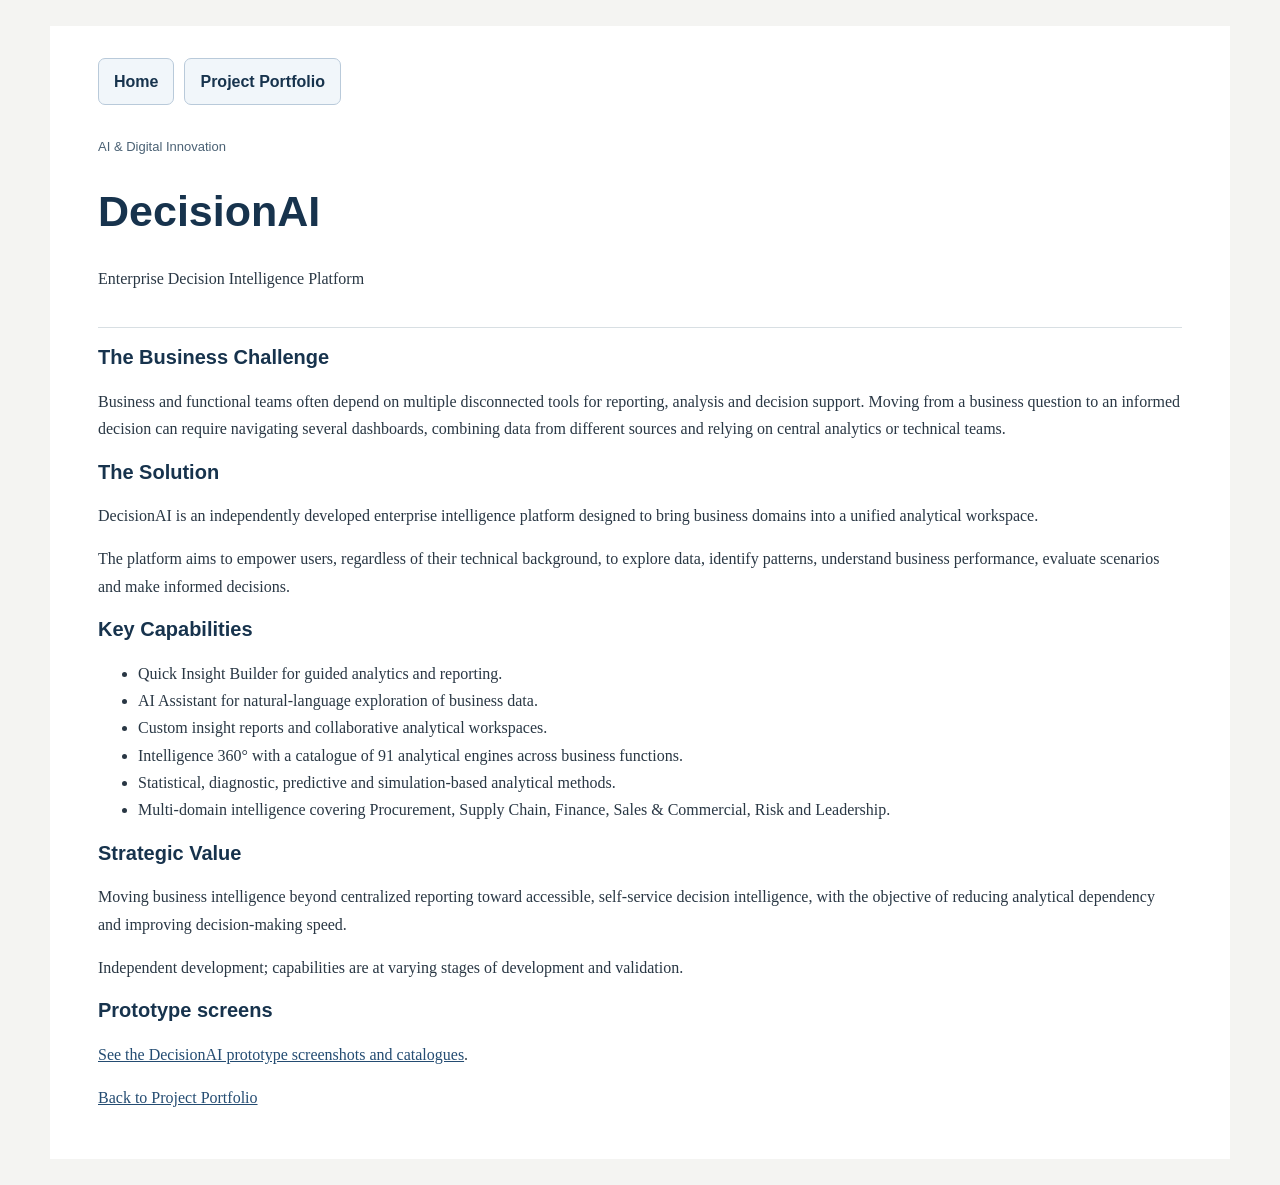
<file: projects/decisionai.html>
<!doctype html><html lang="en"><head><meta charset="utf-8"><meta name="viewport" content="width=device-width,initial-scale=1"><title>DecisionAI | Kamal Majumder</title><link rel="stylesheet" href="../assets/portfolio.css"></head><body><main><nav aria-label="Main navigation"><a href="../index.html">Home</a><a href="../projects.html">Project Portfolio</a></nav><header><p class="category">AI &amp; Digital Innovation  </p><h1>DecisionAI</h1><p>Enterprise Decision Intelligence Platform</p></header><h2>The Business Challenge</h2><p>Business and functional teams often depend on multiple disconnected tools for reporting, analysis and decision support. Moving from a business question to an informed decision can require navigating several dashboards, combining data from different sources and relying on central analytics or technical teams.</p><h2>The Solution</h2><p>DecisionAI is an independently developed enterprise intelligence platform designed to bring business domains into a unified analytical workspace.</p><p>The platform aims to empower users, regardless of their technical background, to explore data, identify patterns, understand business performance, evaluate scenarios and make informed decisions.</p><h2>Key Capabilities</h2><ul><li>Quick Insight Builder for guided analytics and reporting.</li><li>AI Assistant for natural-language exploration of business data.</li><li>Custom insight reports and collaborative analytical workspaces.</li><li>Intelligence 360° with a catalogue of 91 analytical engines across business functions.</li><li>Statistical, diagnostic, predictive and simulation-based analytical methods.</li><li>Multi-domain intelligence covering Procurement, Supply Chain, Finance, Sales &amp; Commercial, Risk and Leadership.</li></ul><h2>Strategic Value</h2><p>Moving business intelligence beyond centralized reporting toward accessible, self-service decision intelligence, with the objective of reducing analytical dependency and improving decision-making speed.</p><p>Independent development; capabilities are at varying stages of development and validation.</p><h2>Prototype screens</h2><p><a href="../index.html#decisionai">See the DecisionAI prototype screenshots and catalogues</a>.</p><p><a href="../projects.html">Back to Project Portfolio</a></p></main><script defer src="../assets/portfolio.js"></script></body></html>
</file>
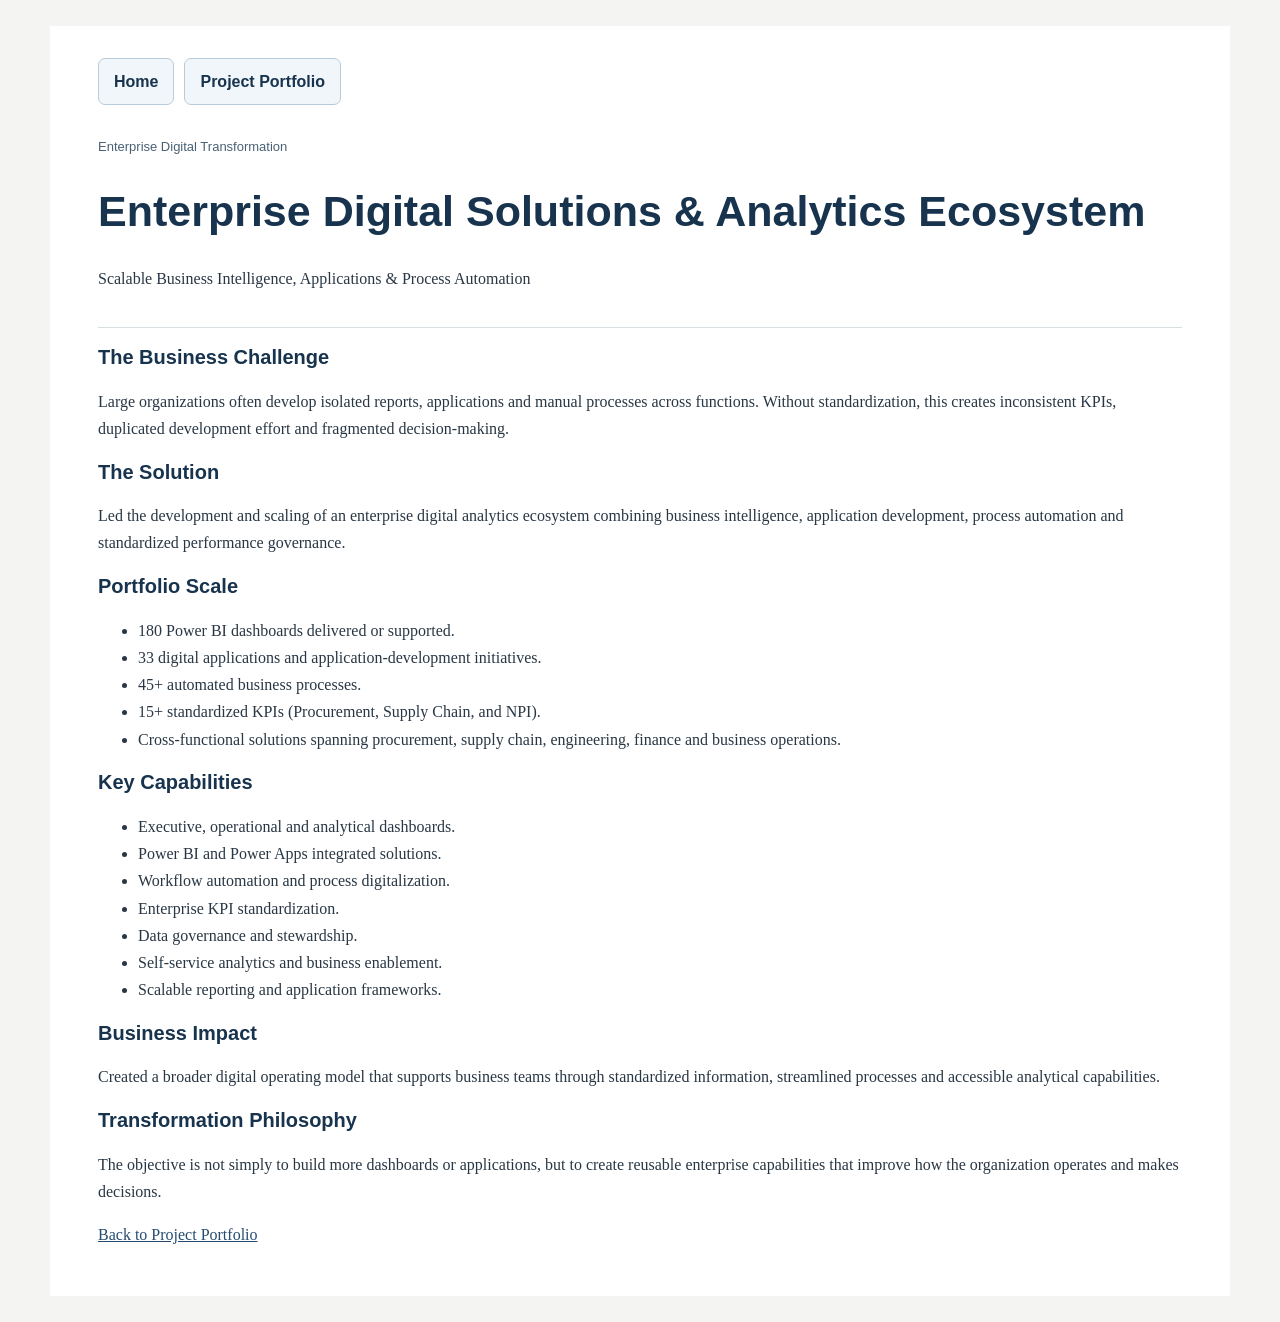
<file: projects/enterprise-digital-ecosystem.html>
<!doctype html><html lang="en"><head><meta charset="utf-8"><meta name="viewport" content="width=device-width,initial-scale=1"><title>Enterprise Digital Solutions &amp; Analytics Ecosystem | Kamal Majumder</title><link rel="stylesheet" href="../assets/portfolio.css"></head><body><main><nav aria-label="Main navigation"><a href="../index.html">Home</a><a href="../projects.html">Project Portfolio</a></nav><header><p class="category">Enterprise Digital Transformation</p><h1>Enterprise Digital Solutions &amp; Analytics Ecosystem</h1><p>Scalable Business Intelligence, Applications &amp; Process Automation</p></header><h2>The Business Challenge</h2><p>Large organizations often develop isolated reports, applications and manual processes across functions. Without standardization, this creates inconsistent KPIs, duplicated development effort and fragmented decision-making.</p><h2>The Solution</h2><p>Led the development and scaling of an enterprise digital analytics ecosystem combining business intelligence, application development, process automation and standardized performance governance.</p><h2>Portfolio Scale</h2><ul><li>180 Power BI dashboards delivered or supported.</li><li>33 digital applications and application-development initiatives.</li><li>45+ automated business processes.</li><li>15+ standardized KPIs (Procurement, Supply Chain, and NPI).</li><li>Cross-functional solutions spanning procurement, supply chain, engineering, finance and business operations.</li></ul><h2>Key Capabilities</h2><ul><li>Executive, operational and analytical dashboards.</li><li>Power BI and Power Apps integrated solutions.</li><li>Workflow automation and process digitalization.</li><li>Enterprise KPI standardization.</li><li>Data governance and stewardship.</li><li>Self-service analytics and business enablement.</li><li>Scalable reporting and application frameworks.</li></ul><h2>Business Impact</h2><p>Created a broader digital operating model that supports business teams through standardized information, streamlined processes and accessible analytical capabilities.</p><h2>Transformation Philosophy</h2><p>The objective is not simply to build more dashboards or applications, but to create reusable enterprise capabilities that improve how the organization operates and makes decisions.</p><p><a href="../projects.html">Back to Project Portfolio</a></p></main><script defer src="../assets/portfolio.js"></script></body></html>
</file>
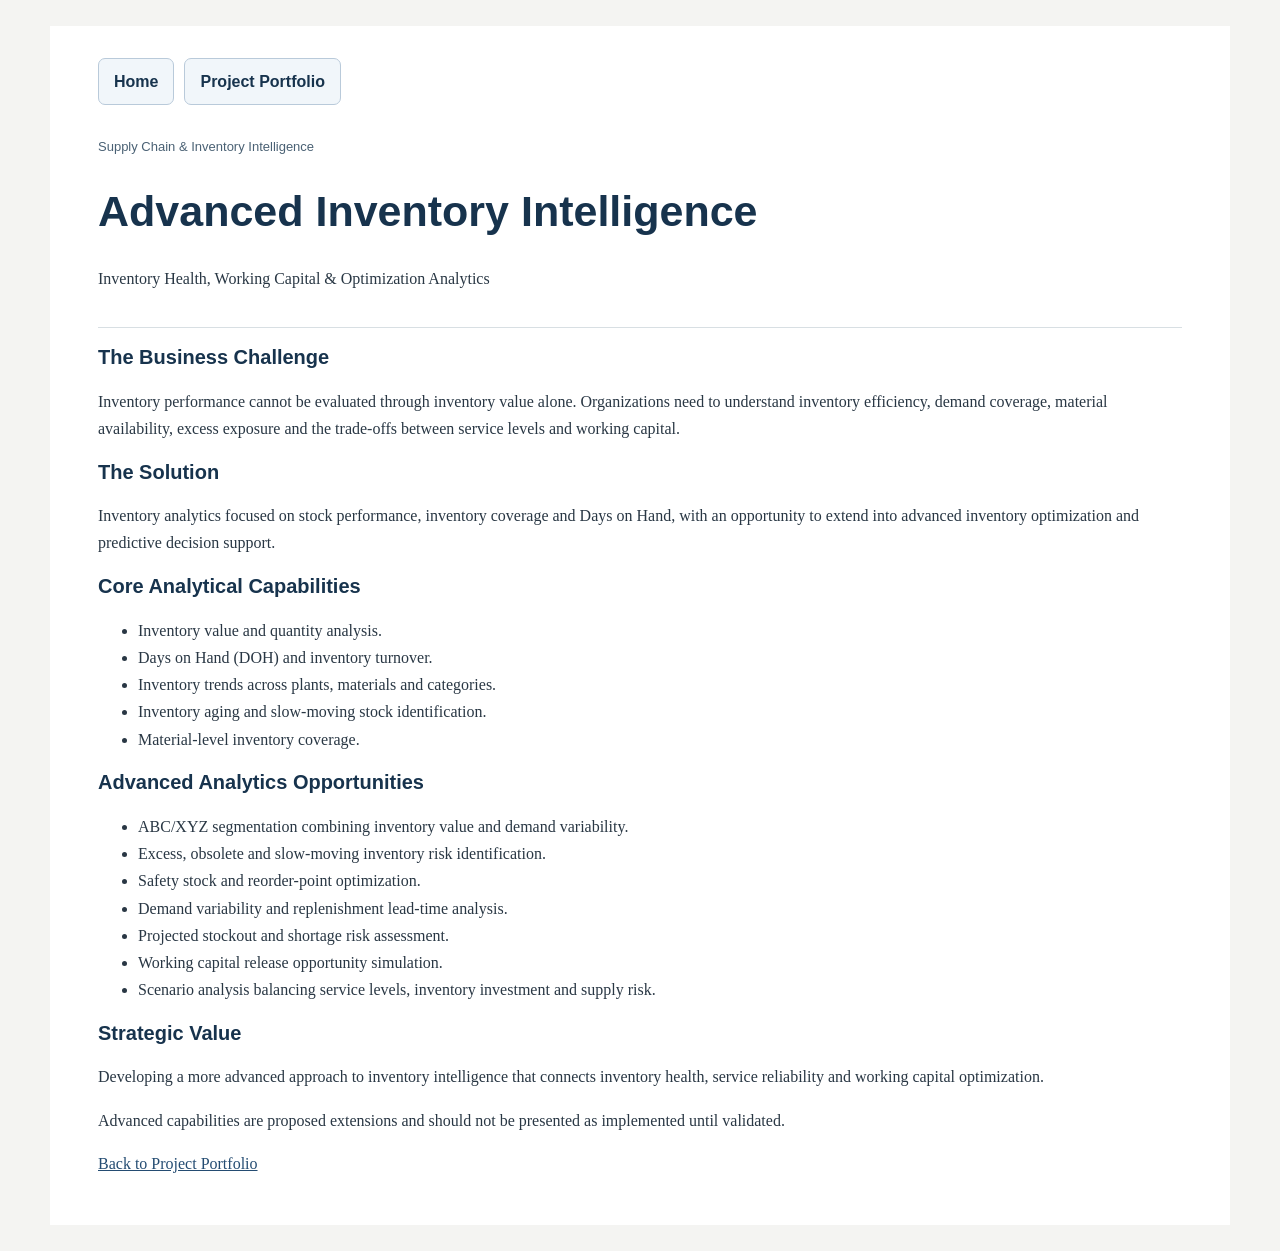
<file: projects/inventory-intelligence.html>
<!doctype html><html lang="en"><head><meta charset="utf-8"><meta name="viewport" content="width=device-width,initial-scale=1"><title>Advanced Inventory Intelligence | Kamal Majumder</title><link rel="stylesheet" href="../assets/portfolio.css"></head><body><main><nav aria-label="Main navigation"><a href="../index.html">Home</a><a href="../projects.html">Project Portfolio</a></nav><header><p class="category">Supply Chain &amp; Inventory Intelligence</p><h1>Advanced Inventory Intelligence</h1><p>Inventory Health, Working Capital &amp; Optimization Analytics</p></header><h2>The Business Challenge</h2><p>Inventory performance cannot be evaluated through inventory value alone. Organizations need to understand inventory efficiency, demand coverage, material availability, excess exposure and the trade-offs between service levels and working capital.</p><h2>The Solution</h2><p>Inventory analytics focused on stock performance, inventory coverage and Days on Hand, with an opportunity to extend into advanced inventory optimization and predictive decision support.</p><h2>Core Analytical Capabilities</h2><ul><li>Inventory value and quantity analysis.</li><li>Days on Hand (DOH) and inventory turnover.</li><li>Inventory trends across plants, materials and categories.</li><li>Inventory aging and slow-moving stock identification.</li><li>Material-level inventory coverage.</li></ul><h2>Advanced Analytics Opportunities</h2><ul><li>ABC/XYZ segmentation combining inventory value and demand variability.</li><li>Excess, obsolete and slow-moving inventory risk identification.</li><li>Safety stock and reorder-point optimization.</li><li>Demand variability and replenishment lead-time analysis.</li><li>Projected stockout and shortage risk assessment.</li><li>Working capital release opportunity simulation.</li><li>Scenario analysis balancing service levels, inventory investment and supply risk.</li></ul><h2>Strategic Value</h2><p>Developing a more advanced approach to inventory intelligence that connects inventory health, service reliability and working capital optimization.</p><p>Advanced capabilities are proposed extensions and should not be presented as implemented until validated.</p><p><a href="../projects.html">Back to Project Portfolio</a></p></main><script defer src="../assets/portfolio.js"></script></body></html>
</file>
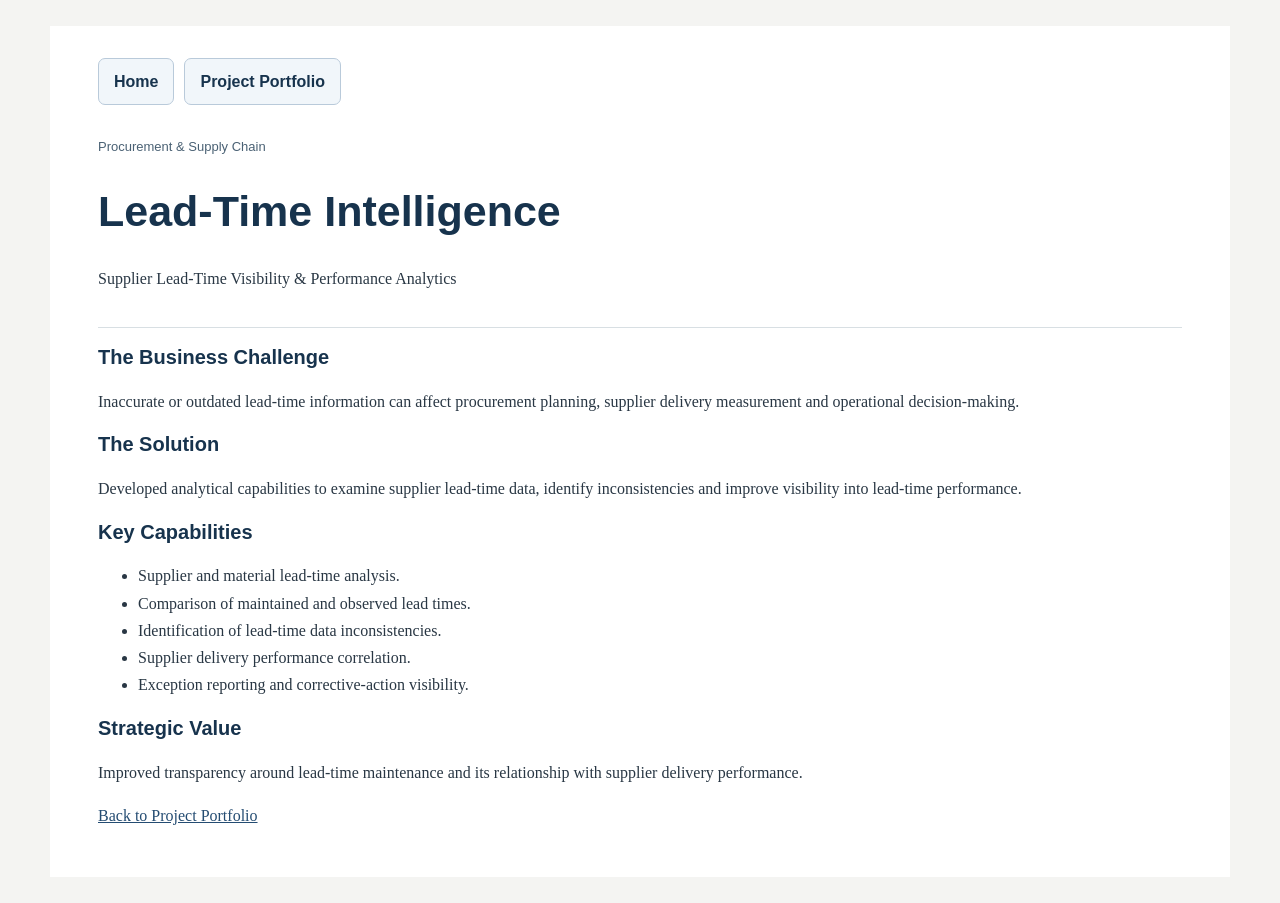
<file: projects/leadtime-intelligence.html>
<!doctype html><html lang="en"><head><meta charset="utf-8"><meta name="viewport" content="width=device-width,initial-scale=1"><title>Lead-Time Intelligence | Kamal Majumder</title><link rel="stylesheet" href="../assets/portfolio.css"></head><body><main><nav aria-label="Main navigation"><a href="../index.html">Home</a><a href="../projects.html">Project Portfolio</a></nav><header><p class="category">Procurement &amp; Supply Chain</p><h1>Lead-Time Intelligence</h1><p>Supplier Lead-Time Visibility &amp; Performance Analytics</p></header><h2>The Business Challenge</h2><p>Inaccurate or outdated lead-time information can affect procurement planning, supplier delivery measurement and operational decision-making.</p><h2>The Solution</h2><p>Developed analytical capabilities to examine supplier lead-time data, identify inconsistencies and improve visibility into lead-time performance.</p><h2>Key Capabilities</h2><ul><li>Supplier and material lead-time analysis.</li><li>Comparison of maintained and observed lead times.</li><li>Identification of lead-time data inconsistencies.</li><li>Supplier delivery performance correlation.</li><li>Exception reporting and corrective-action visibility.</li></ul><h2>Strategic Value</h2><p>Improved transparency around lead-time maintenance and its relationship with supplier delivery performance.</p><p><a href="../projects.html">Back to Project Portfolio</a></p></main><script defer src="../assets/portfolio.js"></script></body></html>
</file>
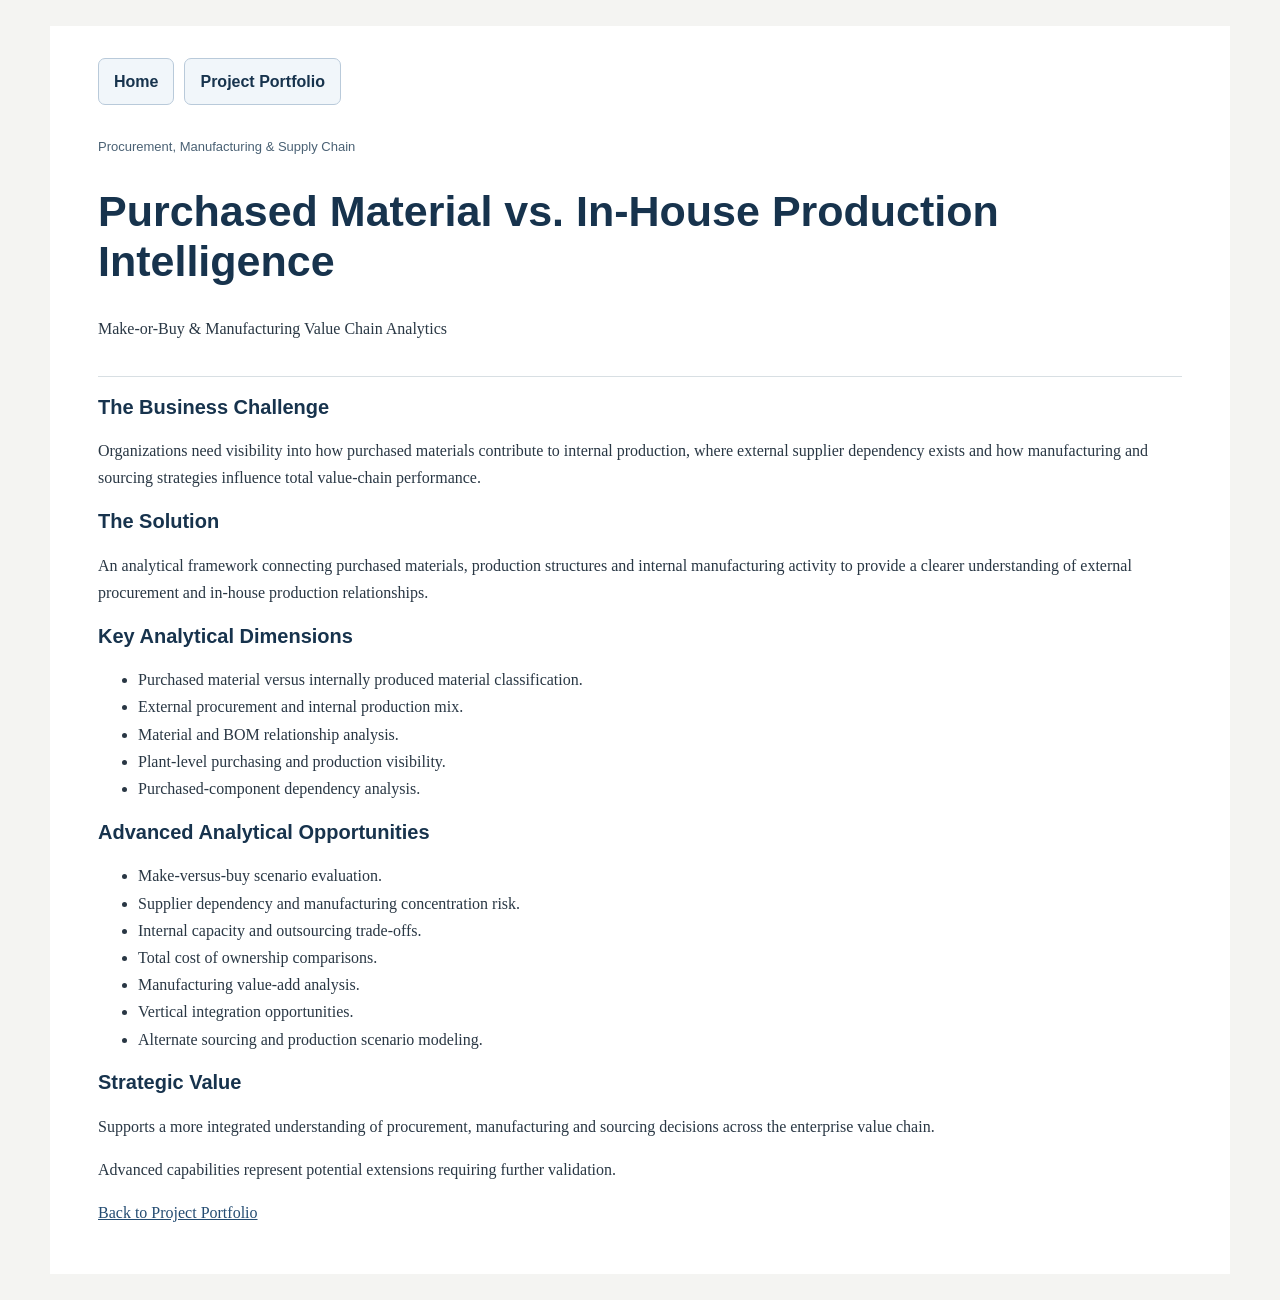
<file: projects/make-or-buy-intelligence.html>
<!doctype html><html lang="en"><head><meta charset="utf-8"><meta name="viewport" content="width=device-width,initial-scale=1"><title>Purchased Material vs. In-House Production Intelligence | Kamal Majumder</title><link rel="stylesheet" href="../assets/portfolio.css"></head><body><main><nav aria-label="Main navigation"><a href="../index.html">Home</a><a href="../projects.html">Project Portfolio</a></nav><header><p class="category">Procurement, Manufacturing &amp; Supply Chain</p><h1>Purchased Material vs. In-House Production Intelligence</h1><p>Make-or-Buy &amp; Manufacturing Value Chain Analytics</p></header><h2>The Business Challenge</h2><p>Organizations need visibility into how purchased materials contribute to internal production, where external supplier dependency exists and how manufacturing and sourcing strategies influence total value-chain performance.</p><h2>The Solution</h2><p>An analytical framework connecting purchased materials, production structures and internal manufacturing activity to provide a clearer understanding of external procurement and in-house production relationships.</p><h2>Key Analytical Dimensions</h2><ul><li>Purchased material versus internally produced material classification.</li><li>External procurement and internal production mix.</li><li>Material and BOM relationship analysis.</li><li>Plant-level purchasing and production visibility.</li><li>Purchased-component dependency analysis.</li></ul><h2>Advanced Analytical Opportunities</h2><ul><li>Make-versus-buy scenario evaluation.</li><li>Supplier dependency and manufacturing concentration risk.</li><li>Internal capacity and outsourcing trade-offs.</li><li>Total cost of ownership comparisons.</li><li>Manufacturing value-add analysis.</li><li>Vertical integration opportunities.</li><li>Alternate sourcing and production scenario modeling.</li></ul><h2>Strategic Value</h2><p>Supports a more integrated understanding of procurement, manufacturing and sourcing decisions across the enterprise value chain.</p><p>Advanced capabilities represent potential extensions requiring further validation.</p><p><a href="../projects.html">Back to Project Portfolio</a></p></main><script defer src="../assets/portfolio.js"></script></body></html>
</file>
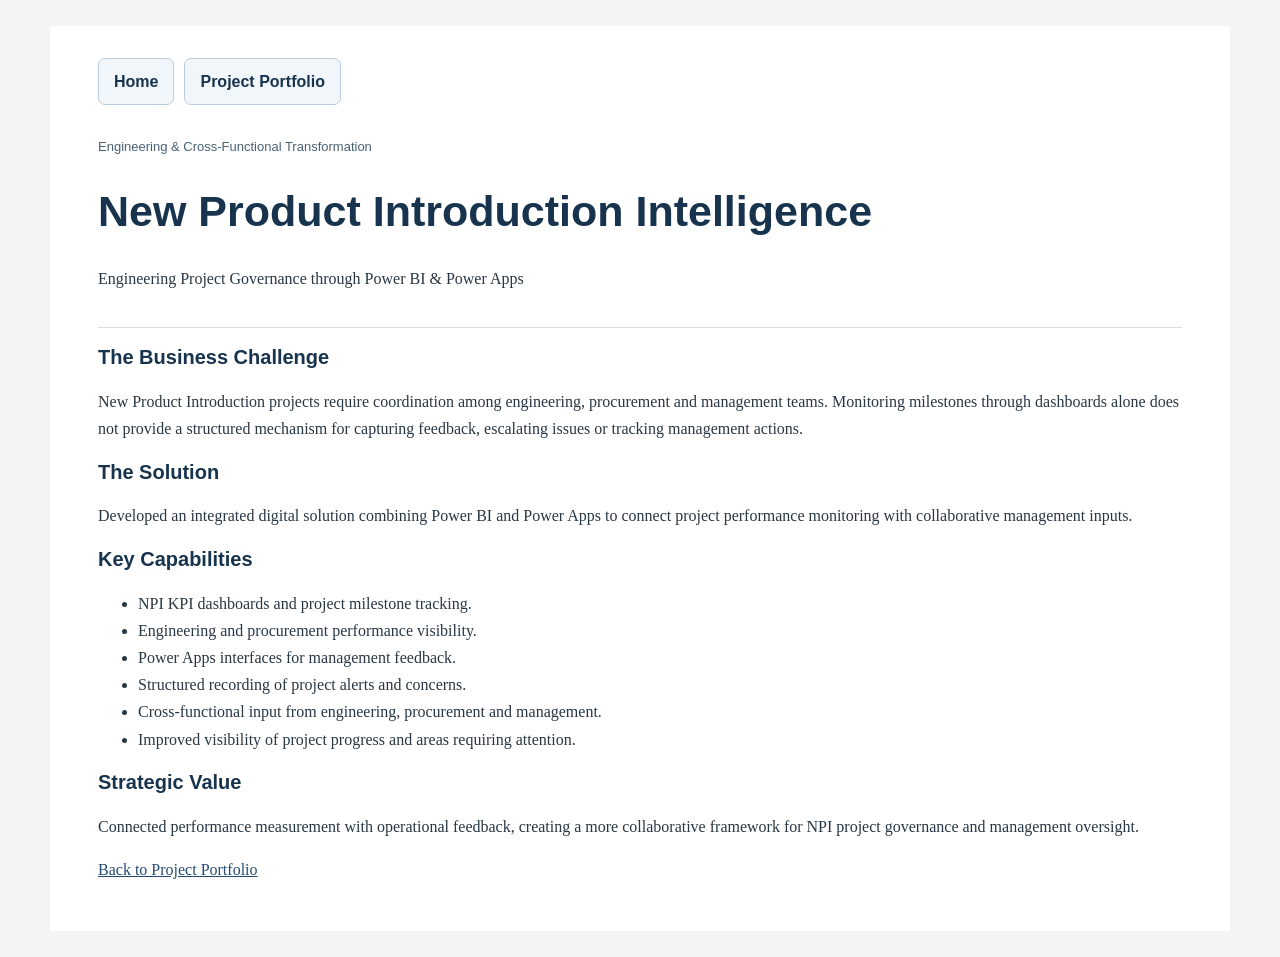
<file: projects/npi-intelligence.html>
<!doctype html><html lang="en"><head><meta charset="utf-8"><meta name="viewport" content="width=device-width,initial-scale=1"><title>New Product Introduction Intelligence | Kamal Majumder</title><link rel="stylesheet" href="../assets/portfolio.css"></head><body><main><nav aria-label="Main navigation"><a href="../index.html">Home</a><a href="../projects.html">Project Portfolio</a></nav><header><p class="category">Engineering &amp; Cross-Functional Transformation</p><h1>New Product Introduction Intelligence</h1><p>Engineering Project Governance through Power BI &amp; Power Apps</p></header><h2>The Business Challenge</h2><p>New Product Introduction projects require coordination among engineering, procurement and management teams. Monitoring milestones through dashboards alone does not provide a structured mechanism for capturing feedback, escalating issues or tracking management actions.</p><h2>The Solution</h2><p>Developed an integrated digital solution combining Power BI and Power Apps to connect project performance monitoring with collaborative management inputs.</p><h2>Key Capabilities</h2><ul><li>NPI KPI dashboards and project milestone tracking.</li><li>Engineering and procurement performance visibility.</li><li>Power Apps interfaces for management feedback.</li><li>Structured recording of project alerts and concerns.</li><li>Cross-functional input from engineering, procurement and management.</li><li>Improved visibility of project progress and areas requiring attention.</li></ul><h2>Strategic Value</h2><p>Connected performance measurement with operational feedback, creating a more collaborative framework for NPI project governance and management oversight.</p><p><a href="../projects.html">Back to Project Portfolio</a></p></main><script defer src="../assets/portfolio.js"></script></body></html>
</file>
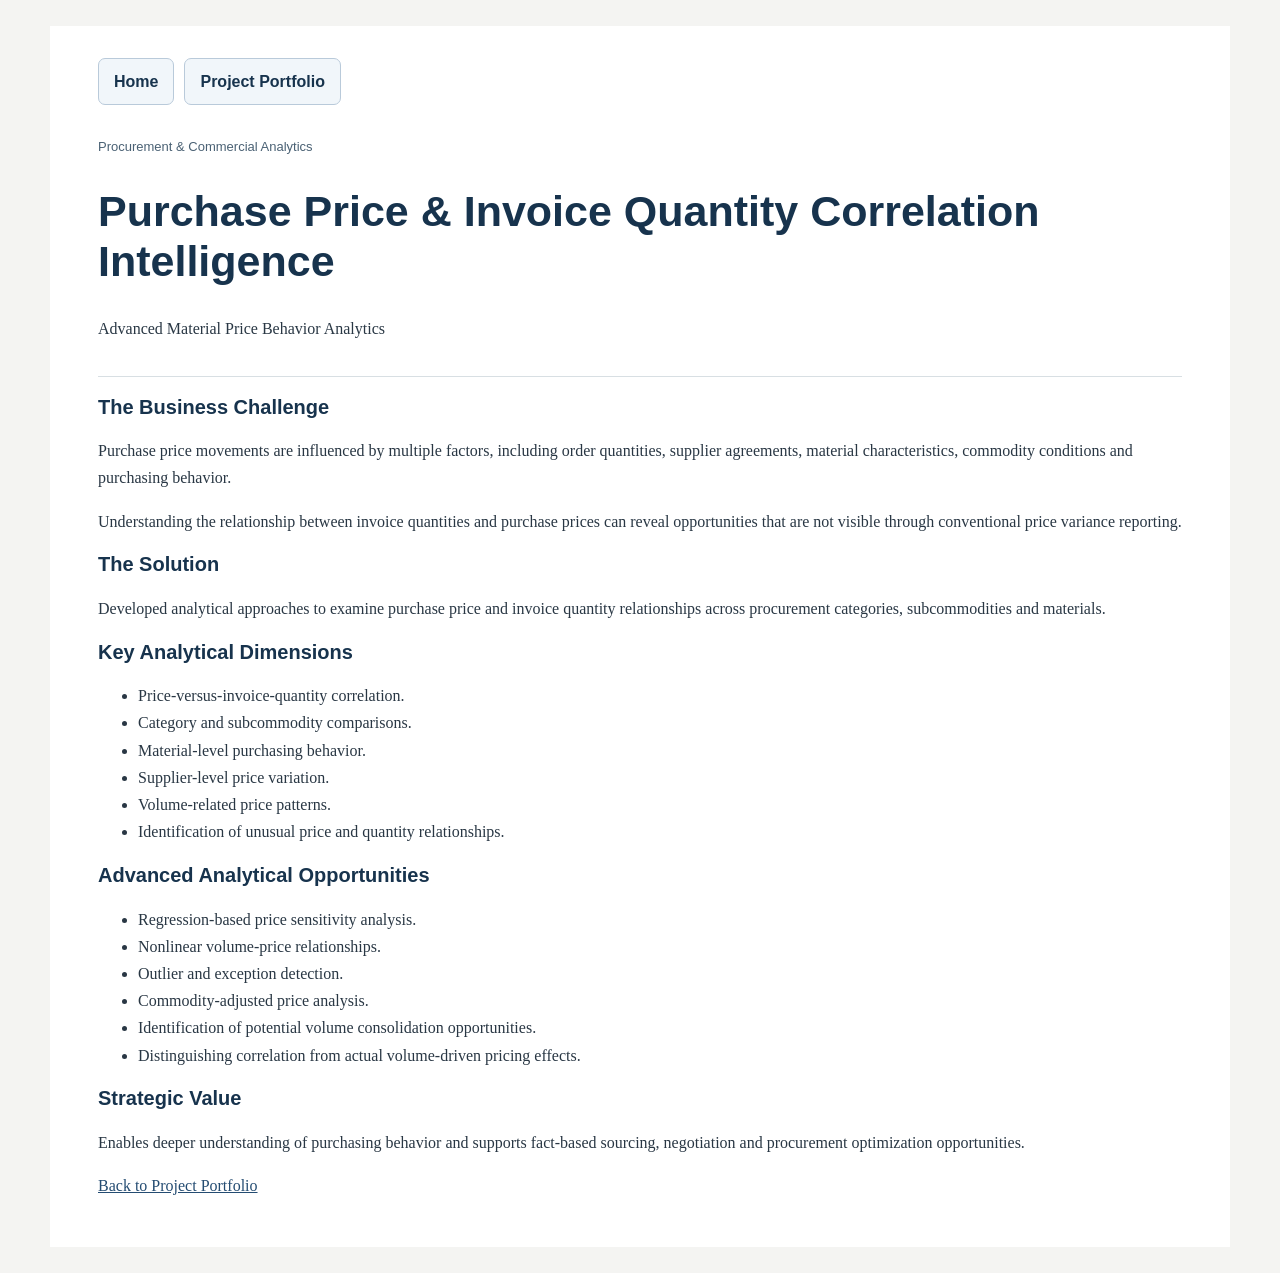
<file: projects/price-quantity-correlation.html>
<!doctype html><html lang="en"><head><meta charset="utf-8"><meta name="viewport" content="width=device-width,initial-scale=1"><title>Purchase Price &amp; Invoice Quantity Correlation Intelligence | Kamal Majumder</title><link rel="stylesheet" href="../assets/portfolio.css"></head><body><main><nav aria-label="Main navigation"><a href="../index.html">Home</a><a href="../projects.html">Project Portfolio</a></nav><header><p class="category">Procurement &amp; Commercial Analytics</p><h1>Purchase Price &amp; Invoice Quantity Correlation Intelligence</h1><p>Advanced Material Price Behavior Analytics</p></header><h2>The Business Challenge</h2><p>Purchase price movements are influenced by multiple factors, including order quantities, supplier agreements, material characteristics, commodity conditions and purchasing behavior.</p><p>Understanding the relationship between invoice quantities and purchase prices can reveal opportunities that are not visible through conventional price variance reporting.</p><h2>The Solution</h2><p>Developed analytical approaches to examine purchase price and invoice quantity relationships across procurement categories, subcommodities and materials.</p><h2>Key Analytical Dimensions</h2><ul><li>Price-versus-invoice-quantity correlation.</li><li>Category and subcommodity comparisons.</li><li>Material-level purchasing behavior.</li><li>Supplier-level price variation.</li><li>Volume-related price patterns.</li><li>Identification of unusual price and quantity relationships.</li></ul><h2>Advanced Analytical Opportunities</h2><ul><li>Regression-based price sensitivity analysis.</li><li>Nonlinear volume-price relationships.</li><li>Outlier and exception detection.</li><li>Commodity-adjusted price analysis.</li><li>Identification of potential volume consolidation opportunities.</li><li>Distinguishing correlation from actual volume-driven pricing effects.</li></ul><h2>Strategic Value</h2><p>Enables deeper understanding of purchasing behavior and supports fact-based sourcing, negotiation and procurement optimization opportunities.</p><p><a href="../projects.html">Back to Project Portfolio</a></p></main><script defer src="../assets/portfolio.js"></script></body></html>
</file>
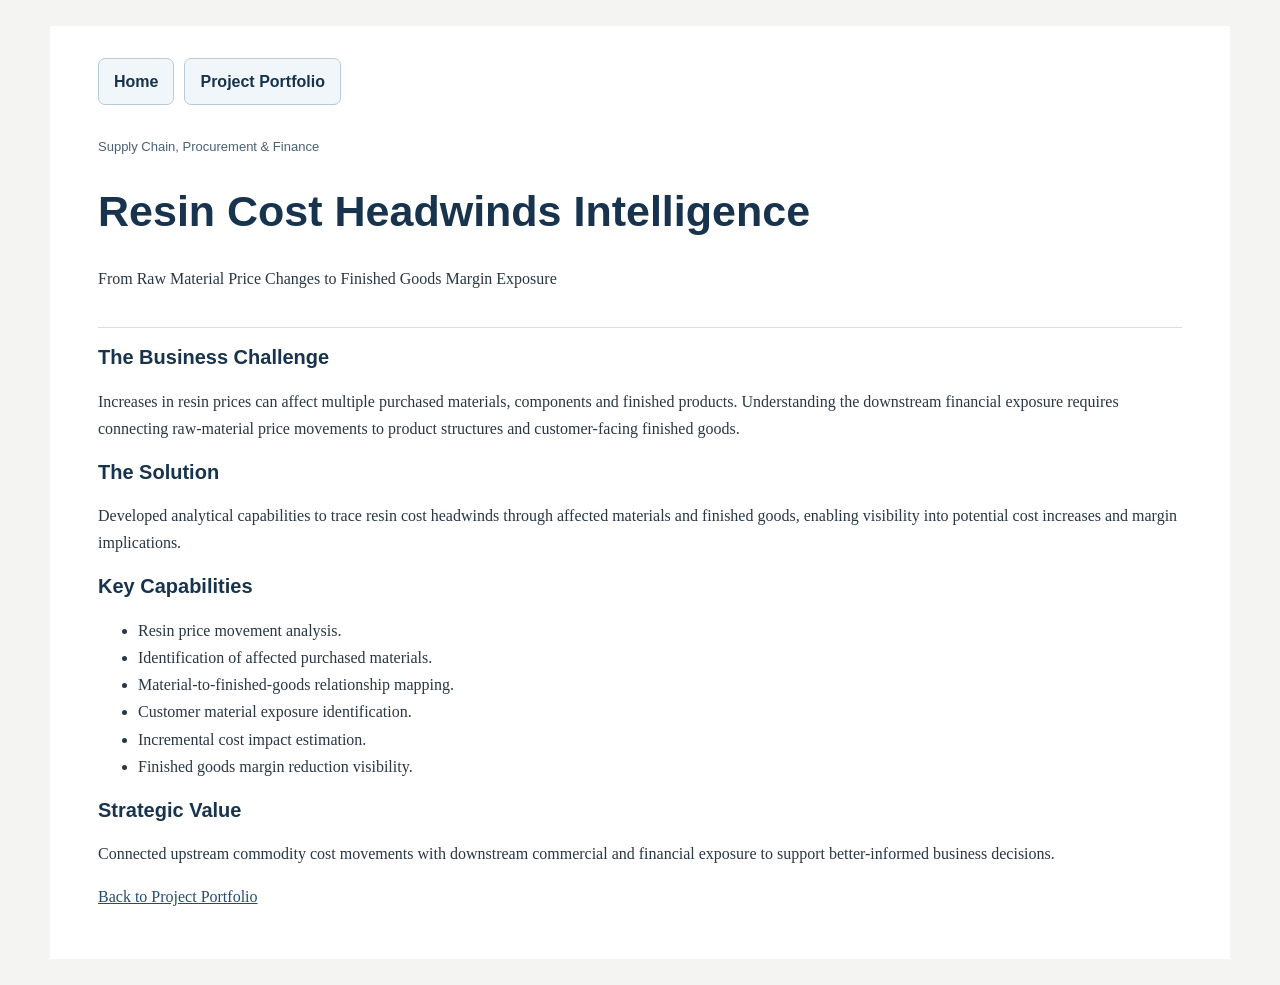
<file: projects/resin-headwinds.html>
<!doctype html><html lang="en"><head><meta charset="utf-8"><meta name="viewport" content="width=device-width,initial-scale=1"><title>Resin Cost Headwinds Intelligence | Kamal Majumder</title><link rel="stylesheet" href="../assets/portfolio.css"></head><body><main><nav aria-label="Main navigation"><a href="../index.html">Home</a><a href="../projects.html">Project Portfolio</a></nav><header><p class="category">Supply Chain, Procurement &amp; Finance</p><h1>Resin Cost Headwinds Intelligence</h1><p>From Raw Material Price Changes to Finished Goods Margin Exposure</p></header><h2>The Business Challenge</h2><p>Increases in resin prices can affect multiple purchased materials, components and finished products. Understanding the downstream financial exposure requires connecting raw-material price movements to product structures and customer-facing finished goods.</p><h2>The Solution</h2><p>Developed analytical capabilities to trace resin cost headwinds through affected materials and finished goods, enabling visibility into potential cost increases and margin implications.</p><h2>Key Capabilities</h2><ul><li>Resin price movement analysis.</li><li>Identification of affected purchased materials.</li><li>Material-to-finished-goods relationship mapping.</li><li>Customer material exposure identification.</li><li>Incremental cost impact estimation.</li><li>Finished goods margin reduction visibility.</li></ul><h2>Strategic Value</h2><p>Connected upstream commodity cost movements with downstream commercial and financial exposure to support better-informed business decisions.</p><p><a href="../projects.html">Back to Project Portfolio</a></p></main><script defer src="../assets/portfolio.js"></script></body></html>
</file>
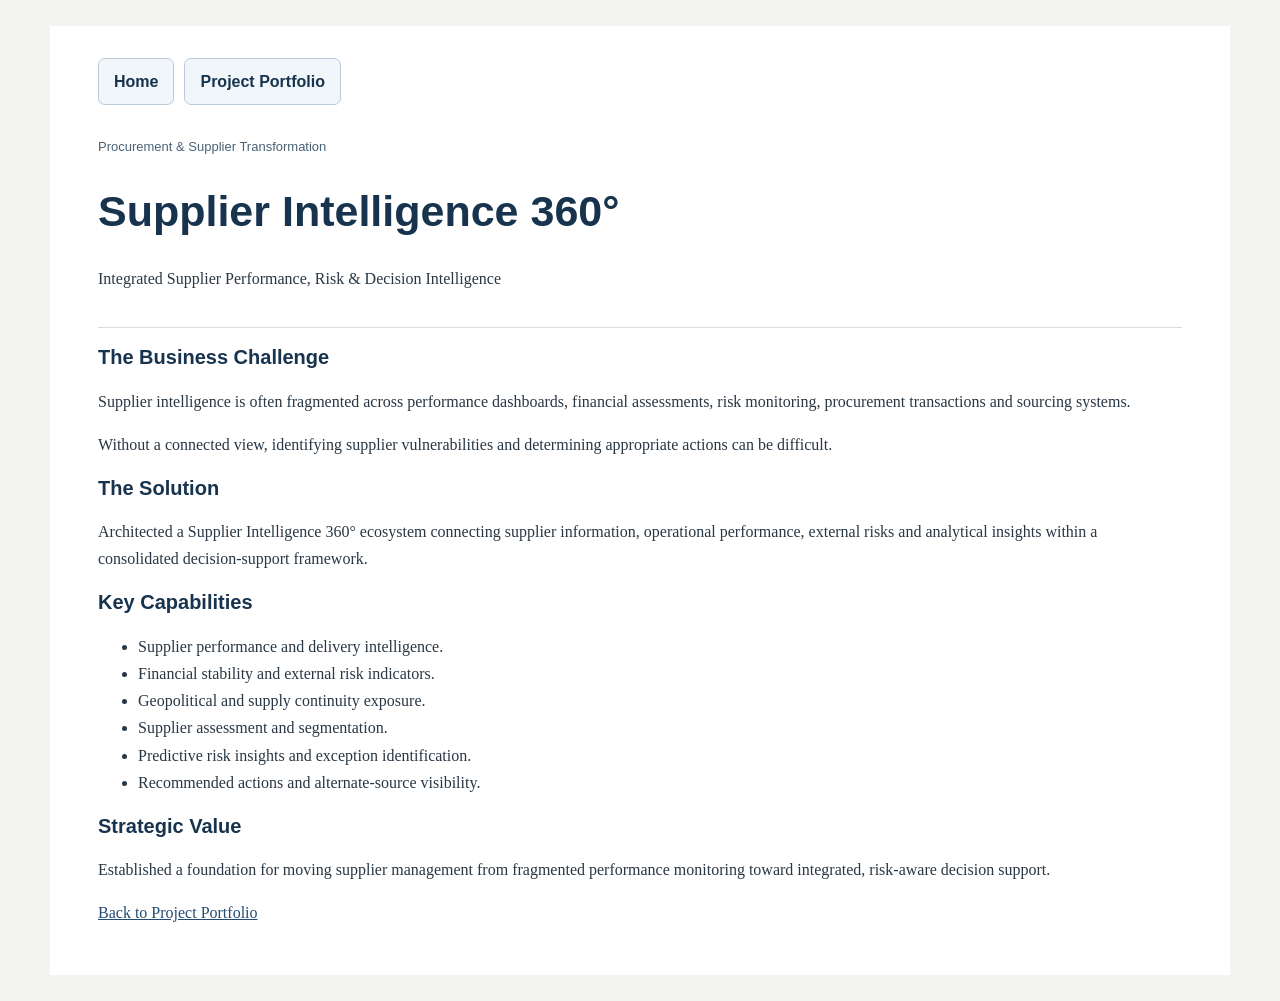
<file: projects/supplier-intelligence-360.html>
<!doctype html><html lang="en"><head><meta charset="utf-8"><meta name="viewport" content="width=device-width,initial-scale=1"><title>Supplier Intelligence 360° | Kamal Majumder</title><link rel="stylesheet" href="../assets/portfolio.css"></head><body><main><nav aria-label="Main navigation"><a href="../index.html">Home</a><a href="../projects.html">Project Portfolio</a></nav><header><p class="category">Procurement &amp; Supplier Transformation</p><h1>Supplier Intelligence 360°</h1><p>Integrated Supplier Performance, Risk &amp; Decision Intelligence</p></header><h2>The Business Challenge</h2><p>Supplier intelligence is often fragmented across performance dashboards, financial assessments, risk monitoring, procurement transactions and sourcing systems.</p><p>Without a connected view, identifying supplier vulnerabilities and determining appropriate actions can be difficult.</p><h2>The Solution</h2><p>Architected a Supplier Intelligence 360° ecosystem connecting supplier information, operational performance, external risks and analytical insights within a consolidated decision-support framework.</p><h2>Key Capabilities</h2><ul><li>Supplier performance and delivery intelligence.</li><li>Financial stability and external risk indicators.</li><li>Geopolitical and supply continuity exposure.</li><li>Supplier assessment and segmentation.</li><li>Predictive risk insights and exception identification.</li><li>Recommended actions and alternate-source visibility.</li></ul><h2>Strategic Value</h2><p>Established a foundation for moving supplier management from fragmented performance monitoring toward integrated, risk-aware decision support.</p><p><a href="../projects.html">Back to Project Portfolio</a></p></main><script defer src="../assets/portfolio.js"></script></body></html>
</file>
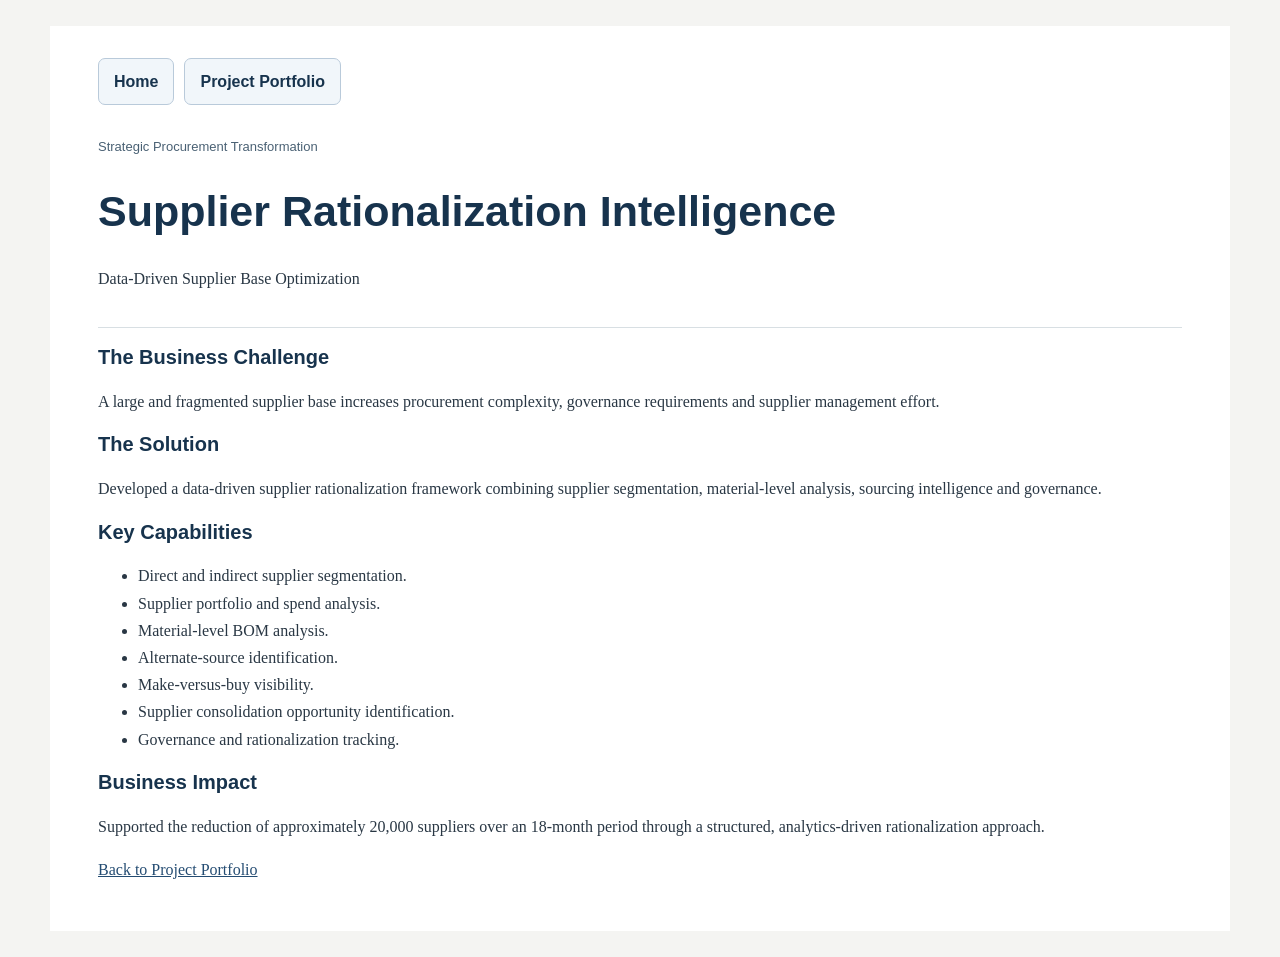
<file: projects/supplier-rationalization.html>
<!doctype html><html lang="en"><head><meta charset="utf-8"><meta name="viewport" content="width=device-width,initial-scale=1"><title>Supplier Rationalization Intelligence | Kamal Majumder</title><link rel="stylesheet" href="../assets/portfolio.css"></head><body><main><nav aria-label="Main navigation"><a href="../index.html">Home</a><a href="../projects.html">Project Portfolio</a></nav><header><p class="category">Strategic Procurement Transformation</p><h1>Supplier Rationalization Intelligence</h1><p>Data-Driven Supplier Base Optimization</p></header><h2>The Business Challenge</h2><p>A large and fragmented supplier base increases procurement complexity, governance requirements and supplier management effort.</p><h2>The Solution</h2><p>Developed a data-driven supplier rationalization framework combining supplier segmentation, material-level analysis, sourcing intelligence and governance.</p><h2>Key Capabilities</h2><ul><li>Direct and indirect supplier segmentation.</li><li>Supplier portfolio and spend analysis.</li><li>Material-level BOM analysis.</li><li>Alternate-source identification.</li><li>Make-versus-buy visibility.</li><li>Supplier consolidation opportunity identification.</li><li>Governance and rationalization tracking.</li></ul><h2>Business Impact</h2><p>Supported the reduction of approximately 20,000 suppliers over an 18-month period through a structured, analytics-driven rationalization approach.</p><p><a href="../projects.html">Back to Project Portfolio</a></p></main><script defer src="../assets/portfolio.js"></script></body></html>
</file>
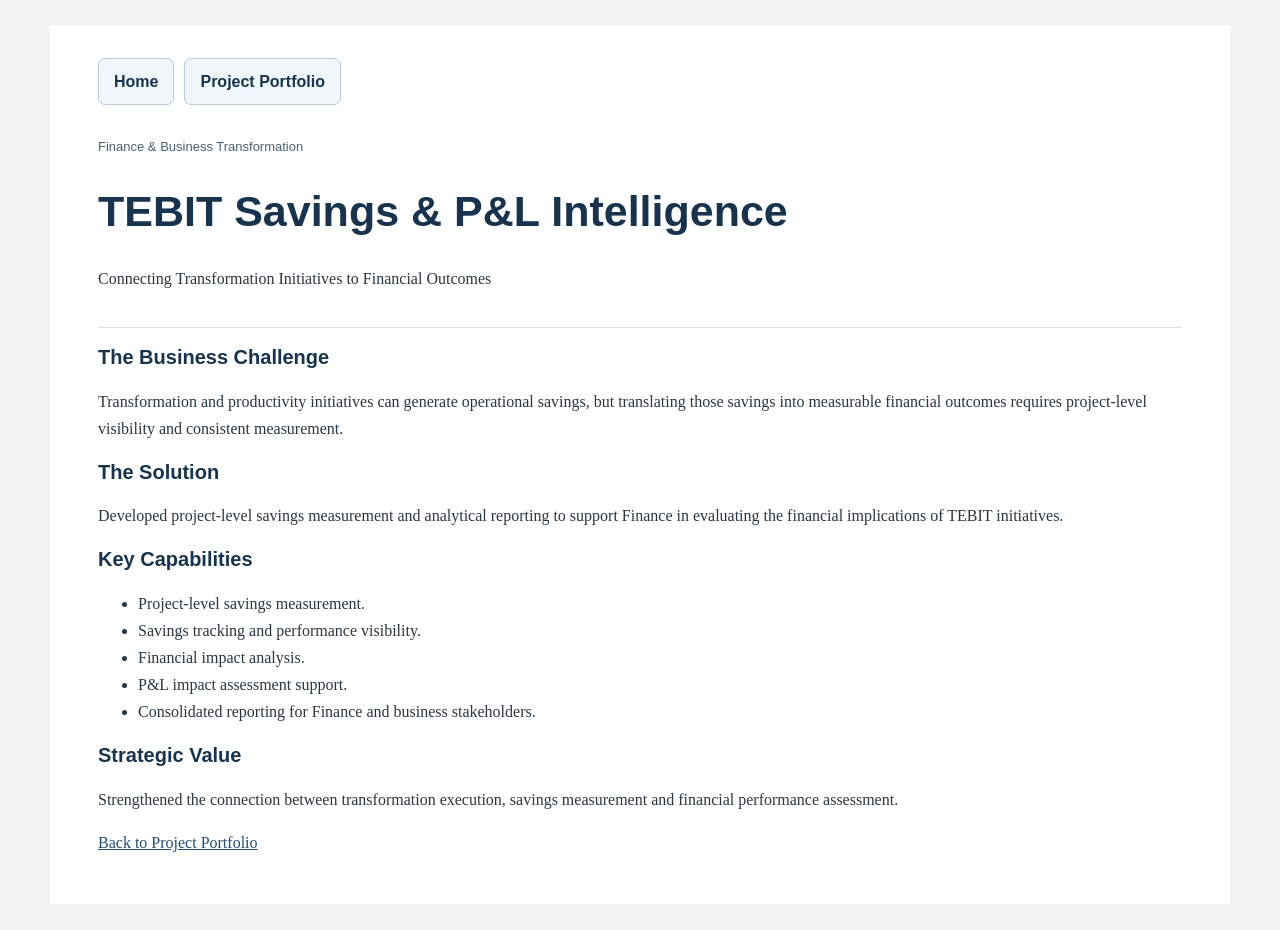
<file: projects/tebit-savings.html>
<!doctype html><html lang="en"><head><meta charset="utf-8"><meta name="viewport" content="width=device-width,initial-scale=1"><title>TEBIT Savings &amp; P&amp;L Intelligence | Kamal Majumder</title><link rel="stylesheet" href="../assets/portfolio.css"></head><body><main><nav aria-label="Main navigation"><a href="../index.html">Home</a><a href="../projects.html">Project Portfolio</a></nav><header><p class="category">Finance &amp; Business Transformation</p><h1>TEBIT Savings &amp; P&amp;L Intelligence</h1><p>Connecting Transformation Initiatives to Financial Outcomes</p></header><h2>The Business Challenge</h2><p>Transformation and productivity initiatives can generate operational savings, but translating those savings into measurable financial outcomes requires project-level visibility and consistent measurement.</p><h2>The Solution</h2><p>Developed project-level savings measurement and analytical reporting to support Finance in evaluating the financial implications of TEBIT initiatives.</p><h2>Key Capabilities</h2><ul><li>Project-level savings measurement.</li><li>Savings tracking and performance visibility.</li><li>Financial impact analysis.</li><li>P&amp;L impact assessment support.</li><li>Consolidated reporting for Finance and business stakeholders.</li></ul><h2>Strategic Value</h2><p>Strengthened the connection between transformation execution, savings measurement and financial performance assessment.</p><p><a href="../projects.html">Back to Project Portfolio</a></p></main><script defer src="../assets/portfolio.js"></script></body></html>
</file>
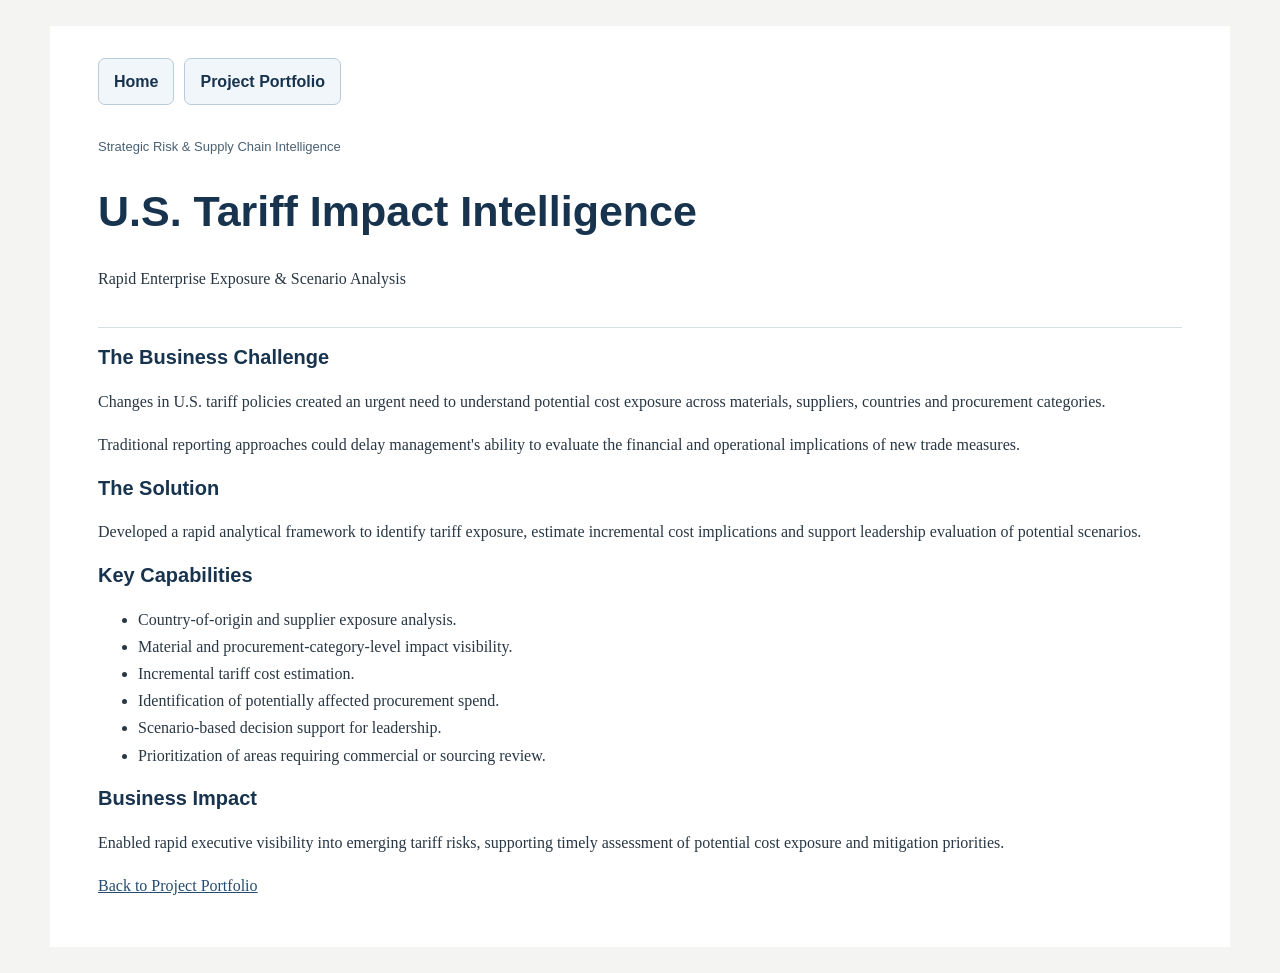
<file: projects/us-tariff.html>
<!doctype html><html lang="en"><head><meta charset="utf-8"><meta name="viewport" content="width=device-width,initial-scale=1"><title>U.S. Tariff Impact Intelligence | Kamal Majumder</title><link rel="stylesheet" href="../assets/portfolio.css"></head><body><main><nav aria-label="Main navigation"><a href="../index.html">Home</a><a href="../projects.html">Project Portfolio</a></nav><header><p class="category">Strategic Risk &amp; Supply Chain Intelligence</p><h1>U.S. Tariff Impact Intelligence</h1><p>Rapid Enterprise Exposure &amp; Scenario Analysis</p></header><h2>The Business Challenge</h2><p>Changes in U.S. tariff policies created an urgent need to understand potential cost exposure across materials, suppliers, countries and procurement categories.</p><p>Traditional reporting approaches could delay management&#x27;s ability to evaluate the financial and operational implications of new trade measures.</p><h2>The Solution</h2><p>Developed a rapid analytical framework to identify tariff exposure, estimate incremental cost implications and support leadership evaluation of potential scenarios.</p><h2>Key Capabilities</h2><ul><li>Country-of-origin and supplier exposure analysis.</li><li>Material and procurement-category-level impact visibility.</li><li>Incremental tariff cost estimation.</li><li>Identification of potentially affected procurement spend.</li><li>Scenario-based decision support for leadership.</li><li>Prioritization of areas requiring commercial or sourcing review.</li></ul><h2>Business Impact</h2><p>Enabled rapid executive visibility into emerging tariff risks, supporting timely assessment of potential cost exposure and mitigation priorities.</p><p><a href="../projects.html">Back to Project Portfolio</a></p></main><script defer src="../assets/portfolio.js"></script></body></html>
</file>
<file: assets/executive.css>
/* Shared executive theme for the homepage and project gallery. */
:root {
  color-scheme: dark;
  --surface: #111923;
  --panel: #151f2b;
  --edge: #303d4d;
  --bright: #f4f3ed;
  --quiet: #bfccdb;
  --blue: #a7cdff;
  --gold: #ead0a6;
  --width: 1232px;
  --gutter: clamp(20px, 5vw, 64px);
}
html {background:#0b1119;scroll-behavior:smooth}
body.executive-home, body.executive-gallery {
  margin:0;background:#0b1119;color:var(--bright);
  font: 16px/1.65 "Segoe UI", Arial, sans-serif;
  --ink:var(--bright);--muted:var(--quiet);--rule:var(--edge);--accent:var(--blue);
}
.executive-home h1,.executive-home h2,.executive-home h3,
.executive-gallery h1,.executive-gallery h2,.executive-gallery h3 {color:var(--bright)}
.executive-home a,.executive-gallery a {color:var(--blue)}
:where(.executive-home,.executive-gallery) a:focus-visible,
:where(.executive-home,.executive-gallery) summary:focus-visible,
.executive-gallery button:focus-visible {outline:2px solid var(--gold);outline-offset:4px}
:where(.executive-home,.executive-gallery) [id] {scroll-margin-top:24px}
.skip-link {position:fixed;top:12px;left:12px;z-index:50;padding:10px;background:var(--surface);transform:translateY(-160%)}
.skip-link:focus {transform:none}
.executive-nav {
  display:flex;align-items:center;justify-content:space-between;gap:14px 26px;
  max-width:calc(var(--width) + 2 * var(--gutter));margin:auto;padding:16px var(--gutter);
  min-height:74px;border-bottom:1px solid var(--edge);font-family:"Segoe UI",Arial,sans-serif;
}
.executive-nav .brand,.executive-nav-links a {background:none;border:0;text-decoration:none;color:var(--bright);padding:0}
.executive-nav .brand {display:flex;align-items:center;gap:12px;font-weight:650;white-space:nowrap}
.executive-nav .brand:hover,.executive-nav-links a:hover {background:none;color:var(--blue)}
.monogram {display:grid;place-items:center;width:36px;aspect-ratio:1;border:1px solid #625849;color:var(--gold);font:16px Georgia,serif}
.executive-nav-links {display:flex;flex-wrap:wrap;gap:clamp(4px,2vw,24px)}
.executive-nav-links a {display:inline-flex;align-items:center;min-height:44px;font-size:13px;color:var(--quiet)}
.executive-nav-links a[aria-current] {color:var(--gold)}
.executive-home .executive-main,.executive-gallery .portfolio-overview {
  max-width:none;margin:0;padding:0;background:transparent;font-size:inherit;
}
.executive-hero,.impact-band,.executive-sections,
.executive-gallery .portfolio-overview {
  width:min(100%,calc(var(--width) + 2 * var(--gutter)));margin-inline:auto;padding-inline:var(--gutter);
}
.executive-gallery .portfolio-overview {margin-inline:auto;padding:0 var(--gutter) 70px}
.executive-hero {
  position:relative;isolation:isolate;display:grid;grid-template-columns:minmax(0,1fr) minmax(230px,34%);align-items:center;
  gap:clamp(32px,5vw,76px);padding-block:clamp(36px,5.2vw,72px) clamp(30px,4.3vw,58px);overflow:hidden;border:0;
}
.executive-hero::before {
  content:"";position:absolute;inset:0;z-index:-1;
  background:radial-gradient(ellipse at 83% 48%,#223449 0%,transparent 51%);
  animation:atmosphere 7s ease-in-out 2 alternate both;
}
@keyframes atmosphere {from{opacity:.65;transform:translateX(0)}to{opacity:1;transform:translateX(12px)}}
.section-kicker {
  margin:0 0 14px;color:var(--gold);font:600 12px/1.5 "Segoe UI",Arial,sans-serif;
  letter-spacing:.13em;text-transform:uppercase;
}
.executive-hero h1,.section-heading h2,.executive-gallery header h1 {
  margin:0;color:var(--bright);font:400 clamp(43px,6vw,83px)/1.02 Georgia,"Times New Roman",serif;
  letter-spacing:-.047em;text-wrap:balance;
}
.executive-hero h1 {animation:enter .65s ease-out both}
.executive-hero h1 em {color:var(--gold);font-style:normal}
@keyframes enter {from{opacity:.5;transform:translateY(12px)}to{opacity:1;transform:translateY(0)}}
.hero-lede {margin:20px 0 25px;max-width:56ch;color:var(--quiet);font-size:clamp(16px,1.6vw,19px)}
.action-row,.utility-links {display:flex;flex-wrap:wrap;align-items:center;gap:12px}
.utility-links {gap:8px 20px;margin-top:14px}
.utility-links a {display:inline-flex;align-items:center;gap:5px;min-height:36px;font-size:14px;text-underline-offset:4px}
.executive-home .action {
  min-height:48px;display:inline-flex;justify-content:center;align-items:center;gap:10px;
  padding:10px 17px;border:1px solid #516783;border-radius:6px;text-decoration:none;
  color:var(--bright);font-size:14px;font-weight:650;transition:background .2s,transform .2s,border-color .2s;
}
.executive-home .action.primary {background:var(--gold);border-color:var(--gold);color:#201b15}
.executive-home .action.secondary {background:#142131}
.executive-portrait {margin:0}
.portrait-frame {
  min-height:240px;display:grid;place-items:center;padding:clamp(20px,3.5vw,48px);
  border:1px solid #435168;background:linear-gradient(145deg,#24354a,#121c28);
}
.portrait-frame img {display:block;width:min(100%,270px);height:auto;border-radius:50%;border:1px solid #74829a}
.executive-portrait figcaption {display:flex;flex-wrap:wrap;gap:5px 14px;align-items:baseline;padding:12px 0 0;border-bottom:1px solid #435168;padding-bottom:12px}
.executive-portrait strong {font:400 23px/1.2 Georgia,serif;color:var(--bright)}
.executive-portrait figcaption span {font-size:12px;color:var(--quiet)}
.impact-band {padding-block:24px;background:#111a25;border-block:1px solid var(--edge)}
.impact-band h2 {font-size:14px;letter-spacing:.13em;text-transform:uppercase;margin:0 0 16px;color:var(--gold)}
.impact-band dl {margin:0;display:grid;grid-template-columns:repeat(6,minmax(0,1fr));gap:14px}
.impact-band dl div {display:flex;flex-direction:column-reverse;border-left:1px solid #526783;padding-left:13px}
.impact-band dd {margin:0 0 4px;font:400 clamp(24px,3vw,38px)/1.05 Georgia,serif;color:var(--bright)}
.impact-band dt,.impact-band>p {font-size:13px;color:var(--quiet)}
.impact-band>p {margin:14px 0 0}
.executive-sections {padding-bottom:28px}
.executive-section,.profile-section,.contact-panel {padding-block:clamp(34px,5.5vw,72px);border-bottom:1px solid var(--edge)}
.section-heading {max-width:850px;margin-bottom:25px}
.section-heading h2,.executive-gallery header h1 {font-size:clamp(34px,4.5vw,61px)}
.section-heading > p:last-child:not(.section-kicker) {margin:14px 0 0;color:var(--quiet);max-width:65ch}
.executive-home .role-intro {padding:0;border:0}
.executive-home .role-intro>.section-label {color:var(--gold);font-size:11px}
.executive-home .role-intro h2 {font:400 clamp(27px,3.4vw,44px)/1.12 Georgia,serif;letter-spacing:-.03em}
.executive-home .role-summary,.executive-home .role-pillars p {color:var(--quiet)}
.executive-home .role-pillars h3 {font-size:15px}
.executive-home .role-pillars p {font-size:14px}
.career-timeline {list-style:none;margin:0;padding:0;border-top:1px solid var(--edge)}
.career-timeline li {border-bottom:1px solid var(--edge)}
.career-timeline details {padding:0 12px}
.career-timeline summary,.capability-grid summary,.full-perspective>summary {cursor:pointer;color:var(--bright)}
.career-timeline summary {display:grid;grid-template-columns:6.8rem minmax(0,1fr) minmax(116px,auto) 18px;gap:8px 18px;align-items:center;min-height:56px;padding:12px 0}
.career-timeline summary::-webkit-details-marker {display:none}
.career-timeline summary::after {content:"+";color:var(--gold);font-size:19px;line-height:1}
.career-timeline details[open] summary::after {content:"−"}
.career-years {color:var(--gold);font-variant-numeric:tabular-nums;font-size:14px}
.career-role {font-weight:650}
.career-company,.career-timeline details p {color:var(--quiet);font-size:14px}
.career-timeline details p {margin:0 0 14px calc(6.8rem + 18px)}
.leadership-grid,.featured-grid,.capability-grid {display:grid;grid-template-columns:repeat(3,minmax(0,1fr));gap:14px}
.leadership-grid article,.feature-card,.capability-grid details {
  background:var(--surface);border:1px solid var(--edge);padding:19px;border-radius:7px;
  transition:border-color .2s,transform .2s,background-color .2s;
}
.leadership-grid h3 {margin:0 0 8px;font-size:18px}
.leadership-grid p,.feature-card p:not(.section-kicker),.capability-grid ul {margin:0;color:var(--quiet);font-size:14px}
.feature-card {padding:0;overflow:hidden;display:flex;flex-direction:column}
.feature-card>div:last-child {display:flex;flex-direction:column;align-items:flex-start;flex:1;padding:18px}
.feature-card .section-kicker {font-size:10px;margin:0 0 8px}
.feature-card h3 {font-size:21px;margin:0 0 9px}
.feature-card .project-status {margin-top:9px!important}
.text-link {display:inline-block;line-height:1.4;font-weight:650;text-underline-offset:4px}
.feature-card .text-link {margin-top:auto;padding:14px 0 4px}
.executive-home .all-projects {margin-top:18px}
.project-visual {
  display:grid;align-content:center;aspect-ratio:16/6;overflow:hidden;
  background:linear-gradient(125deg,#20334a,#142033);border-bottom:1px solid var(--edge);
}
.visual-screenshot img {width:100%;height:100%;object-fit:cover;object-position:top;display:block}
.visual-flow {padding:12px 10px}
.visual-flow>div {display:flex;justify-content:center;align-items:center;gap:10px}
.visual-flow span {
  padding:5px 8px;background:#172638;border:1px solid #617a9a;border-radius:5px;color:#e2edfa;
  font-size:clamp(9px,1vw,12px);line-height:1.2;text-align:center;overflow-wrap:anywhere;
}
.visual-flow span:nth-child(2){border-color:#a58d67;color:#f2d8af}
.visual-flow span+span {position:relative}
.visual-flow span+span::before {content:"";position:absolute;width:10px;height:1px;background:#91a5c0;left:-11px;top:50%}
.capability-grid summary {font-weight:650}
.capability-grid ul {padding-left:18px;margin-top:9px}
.capability-grid li+li {margin-top:5px}
.future-steps {display:grid;grid-template-columns:repeat(5,minmax(0,1fr));list-style:none;padding:0;margin:0 0 18px;border-top:1px solid #7e6f57}
.future-steps li {display:flex;flex-direction:column;gap:6px;padding:12px;border-right:1px solid var(--edge)}
.future-steps li:last-child {border:0}
.step-index {color:var(--gold);font-size:12px}
.future-steps small {color:var(--quiet);line-height:1.5}
.executive-home .snapshot-section {background:#142131;border:1px solid #3e5269;border-radius:8px;margin:28px 0}
.executive-home .snapshot-section p,.executive-home .snapshot-section figcaption p {color:#c7d7e8}
.executive-home .snapshot-section li {margin-bottom:7px}
.full-perspective {padding:16px 0;border-bottom:1px solid var(--edge)}
.full-perspective>summary {font-weight:650;padding:5px 0}
.archive-identity {padding-block:20px}
.executive-home .full-perspective .brief-cell p,.executive-home .full-perspective .brief-cell ul {font-size:14px}
.executive-home .full-perspective .brief-cell .section-label {font-size:10px;color:var(--gold)}
.executive-home footer {color:var(--quiet);font-size:12px}
.executive-gallery .portfolio-overview header {padding:clamp(30px,5vw,65px) 0 26px}
.executive-gallery .portfolio-overview header p {color:var(--quiet)}
.executive-gallery .portfolio-overview header .category {color:var(--gold);text-transform:uppercase;letter-spacing:.12em;font-weight:650}
.executive-gallery .portfolio-overview header h1 {max-width:900px;margin:8px 0 18px}
.executive-gallery .dimension-legend {padding-top:20px}
.executive-gallery .dimension-legend p {color:var(--quiet)}
.executive-gallery .dimension-tag {background:#edf2f8}
.executive-gallery .portfolio-overview .scale {background:var(--surface);border:1px solid var(--edge);border-radius:6px}
.executive-gallery button,.executive-gallery .project-link {min-height:44px;background:#152231;border-color:#526781;color:#e4edfa}
.executive-gallery button[aria-pressed=true] {background:var(--gold);border-color:var(--gold);color:#211b14}
.executive-gallery .portfolio-overview .gallery {gap:16px;border:0}
.executive-gallery .portfolio-overview article {display:flex;flex-direction:column;border:1px solid var(--edge);border-radius:7px;background:var(--surface);transition:transform .2s,border-color .2s}
.executive-gallery .portfolio-overview .card-copy {flex:1;height:auto;gap:3px}
.executive-gallery .portfolio-overview .category,.executive-gallery .status {color:var(--quiet)}
.executive-gallery .portfolio-overview .card-copy .dimension-label {color:var(--quiet)}
.executive-gallery .portfolio-overview .project-link {display:inline-flex;align-items:center;padding-inline:12px}
.executive-gallery .project-link:hover {background:#263952;color:#fff}
@media(hover:hover) {
  .executive-home .action:hover,.leadership-grid article:hover,.feature-card:hover,.executive-gallery .portfolio-overview article:hover {transform:translateY(-2px);border-color:#8397b3}
  .executive-home .action.primary:hover {background:#f3ddbb}
}
.reveal.in-view {animation:enter .55s ease-out both}
@media(max-width:900px) {
  .impact-band dl {grid-template-columns:repeat(3,minmax(0,1fr));row-gap:22px}
  .leadership-grid,.capability-grid {grid-template-columns:repeat(2,minmax(0,1fr))}
  .featured-grid {grid-template-columns:repeat(2,minmax(0,1fr))}
}
@media(max-width:650px) {
  .executive-nav {flex-wrap:wrap;gap:7px 16px;padding-block:10px}
  .executive-nav-links {gap:4px 14px}
  .executive-hero {grid-template-columns:1fr;gap:28px}
  .executive-portrait {max-width:360px;width:100%}
  .portrait-frame img {width:min(100%,195px)}
  .portrait-frame {min-height:0}
  .career-timeline summary {grid-template-columns:minmax(0,1fr) 20px;gap:4px 8px}
  .career-timeline summary::after {grid-column:2;grid-row:1}
  .career-timeline details p {margin-left:0}
  .career-role,.career-company {grid-column:1}
  .future-steps {grid-template-columns:1fr;border:0}
  .future-steps li {display:grid;grid-template-columns:26px minmax(0,1fr);border-right:0;border-top:1px solid var(--edge)}
  .future-steps li:last-child {border-top:1px solid var(--edge)}
  .future-steps small {grid-column:2}
}
@media(max-width:540px) {
  .featured-grid,.capability-grid {grid-template-columns:1fr}
  .impact-band dl {grid-template-columns:repeat(2,minmax(0,1fr))}
}
@media(max-width:360px) {.leadership-grid {grid-template-columns:1fr}}
@media(prefers-reduced-motion:reduce) {
  html {scroll-behavior:auto}
  .executive-hero::before,.executive-hero h1,.reveal.in-view {animation:none}
  .executive-home .action,.leadership-grid article,.feature-card,.executive-gallery .portfolio-overview article {transition:none;transform:none}
}
@media print {
  html,body.executive-home,body.executive-gallery,.executive-home .snapshot-section {background:#fff;color:#1b2631;color-scheme:light}
  .executive-nav,.skip-link,.action-row,.utility-links {display:none}
  .executive-home h1,.executive-home h2,.executive-home h3,.executive-gallery h1,.executive-gallery h2,.executive-gallery h3,.executive-home p,.executive-gallery p,.executive-home .snapshot-section p {color:#1b2631}
  .executive-hero::before {display:none}
  .impact-band,.leadership-grid article,.feature-card,.capability-grid details,.executive-gallery .portfolio-overview article {background:#fff}
  .impact-band dd,.impact-band dt,.career-years,.career-company,.career-timeline summary {color:#1b2631}
}

/* Use the gallery dimensions on the featured case studies. */
.feature-card .dimension-tags {margin-top:12px}
.future-panel.in-view .future-steps li {animation:enter .45s ease-out both}
.future-panel.in-view .future-steps li:nth-child(2) {animation-delay:70ms}
.future-panel.in-view .future-steps li:nth-child(3) {animation-delay:140ms}
.future-panel.in-view .future-steps li:nth-child(4) {animation-delay:210ms}
.future-panel.in-view .future-steps li:nth-child(5) {animation-delay:280ms}
@media(prefers-reduced-motion:reduce) {.future-panel.in-view .future-steps li {animation:none}}
.dimension-tags {display:flex;flex-wrap:wrap;gap:5px;list-style:none;margin:0;padding:0}
.dimension-tag {max-width:100%;padding:2px 7px;border:1px solid var(--dimension-border);border-radius:5px;background:var(--dimension-bg);color:var(--dimension-text);font:400 11px/1.4 Arial,sans-serif;overflow-wrap:anywhere}
.dimension-strategy{--dimension-border:#356AC3;--dimension-bg:#eef4fd;--dimension-text:#254e94}
.dimension-innovation{--dimension-border:#9255BE;--dimension-bg:#f7effc;--dimension-text:#6c398e}
.dimension-leadership{--dimension-border:#C17B24;--dimension-bg:#fdf5e9;--dimension-text:#805018}
.dimension-scale{--dimension-border:#25877C;--dimension-bg:#eaf7f4;--dimension-text:#20675f}
.dimension-value{--dimension-border:#27814C;--dimension-bg:#eef8f0;--dimension-text:#21653e}
.dimension-execution{--dimension-border:#5D6A79;--dimension-bg:#f0f3f6;--dimension-text:#465462}
.dimension-integration{--dimension-border:#337F9F;--dimension-bg:#edf6fa;--dimension-text:#235f78}
.dimension-adoption{--dimension-border:#B65B68;--dimension-bg:#fbeff2;--dimension-text:#863d49}

.education-section {padding-block:clamp(28px,4vw,48px)}
.education-section .section-heading h2 {font-size:clamp(26px,3.2vw,38px);letter-spacing:-.03em}
.education-credentials {display:grid;grid-template-columns:repeat(2,minmax(0,1fr));gap:16px 28px;max-width:850px}
.education-credentials > div {padding-top:12px;border-top:1px solid var(--edge)}
.education-credentials h3 {margin:0 0 3px;font-size:16px}
.education-credentials p {margin:0;color:var(--quiet);font-size:14px}
@media(max-width:540px) {.education-credentials {grid-template-columns:1fr}}
@media print {.education-credentials p {color:#1b2631}}
</file>
<file: biography.css>
/* A quiet, single-column reading document. */
:root{color-scheme:light;--ink:#25313d;--muted:#66717b;--accent:#294c66;--rule:#dfe3e6}
*{box-sizing:border-box}
html{background:#f6f6f4}
body{margin:0;color:var(--ink);font-family:Georgia,"Times New Roman",serif;font-size:17px;line-height:1.85;-webkit-font-smoothing:antialiased}
main{max-width:900px;margin:48px auto;background:#fff;padding:64px 76px 48px}
.bio-header{padding-bottom:30px;border-bottom:1px solid var(--rule);margin-bottom:35px}
.document-label,.section-label{font-family:Arial,Helvetica,sans-serif;font-size:10px;letter-spacing:.13em;line-height:1.65;color:var(--muted);font-weight:600}
.document-label{margin:0 0 17px}
h1{font-family:Arial,Helvetica,sans-serif;font-size:38px;line-height:1.2;letter-spacing:-.035em;font-weight:600;margin:0 0 17px;color:#233a4b}
.opening-title{font-size:21px;line-height:1.5;margin:0 0 18px;color:#344c5d}
.specialties{font-family:Arial,Helvetica,sans-serif;font-size:12px;line-height:1.85;color:var(--muted);margin:0 0 16px}
.tagline{font-size:15px;font-style:italic;color:#596871;margin:0}
p{margin:0 0 17px}
section{margin:42px 0 0;padding-top:32px;border-top:1px solid var(--rule)}
section.introduction{margin:0;padding:0;border:0}
.section-label{margin:0 0 12px}
h2{font-family:Arial,Helvetica,sans-serif;font-weight:600;font-size:25px;line-height:1.45;letter-spacing:-.025em;margin:0 0 24px;color:#263e50}
h3{font-family:Arial,Helvetica,sans-serif;font-size:18px;line-height:1.5;font-weight:600;color:#314b5e;margin:30px 0 15px}
strong{font-weight:700}
ul{padding-left:24px;margin:8px 0 22px}
li{padding-left:3px;margin:5px 0}
footer{margin-top:48px;border-top:1px solid var(--rule);padding-top:22px;font-family:Arial,Helvetica,sans-serif;font-size:10px;line-height:1.8;color:var(--muted)}
footer p{margin-bottom:8px}
@media(max-width:960px){main{margin:24px auto;max-width:820px;padding:48px 55px}}
@media(max-width:600px){html{background:#fff}body{font-size:16px;line-height:1.8}main{margin:0;padding:35px 24px}h1{font-size:32px}.opening-title{font-size:20px}h2{font-size:23px}h3{font-size:18px}.document-label,.section-label{font-size:9px}section{margin-top:34px;padding-top:28px}.specialties{font-size:11px}}
@media print{@page{size:A4;margin:19mm}html,body{background:white}body{font-size:10.5pt;line-height:1.6}main{max-width:none;padding:0;margin:0}.bio-header{margin-bottom:20px;padding-bottom:20px}h1{font-size:26pt}.opening-title{font-size:15pt}.specialties{font-size:9pt}.tagline{font-size:10pt}section{margin-top:23px;padding-top:20px}h2{font-size:16pt;margin-bottom:14px;break-after:avoid}h3{font-size:12pt;break-after:avoid}.section-label{font-size:8pt;break-after:avoid}p,li{orphans:3;widows:3}p{margin-bottom:10px}footer{font-size:8pt}strong{color:inherit}}
</file>
<file: assets/portfolio.css>
:root{color-scheme:light;--navy:#17334d;--ink:#293744;--line:#d8dfe3}
*{box-sizing:border-box}body{margin:0;background:#f4f4f2;color:var(--ink);font:16px/1.7 Georgia,serif}
main{max-width:1180px;margin:26px auto;padding:32px clamp(18px,4vw,48px);background:white}
h1,h2,nav,button,.category,.status,.project-link{font-family:Arial,sans-serif;color:var(--navy)}
h1{font-size:clamp(28px,5vw,43px);line-height:1.15}h2{font-size:20px;line-height:1.35}
header{padding:18px 0;border-bottom:1px solid var(--line)}header p{max-width:78ch}
nav,.filters{display:flex;flex-wrap:wrap;gap:10px}nav a,.project-link,button{padding:9px 15px;border:1px solid #b9cada;border-radius:7px;color:var(--navy);background:#f1f6fa;font-weight:bold;text-decoration:none;cursor:pointer}
a{color:#244c72}button[aria-pressed=true],.project-link:hover,nav a:hover{background:var(--navy);color:white}
:focus-visible{outline:3px solid #a94700;outline-offset:3px}
.category,.status{font-size:13px;color:#4a6174}.scale{margin:22px 0;padding:16px 20px;background:#eff5fa}.scale h2{margin:0}.scale ul{margin-bottom:0}
.gallery{display:grid;grid-template-columns:repeat(2,minmax(0,1fr));gap:16px;margin-top:18px}
article{border:1px solid var(--line);border-radius:10px;overflow:hidden}.card-copy{padding:16px}.card-copy h2{margin:4px 0}.project-link{display:inline-block}
[hidden]{display:none!important}.sr{position:absolute;width:1px;height:1px;overflow:hidden;clip-path:inset(50%)}
@media(max-width:650px){main{margin:0}.gallery{grid-template-columns:1fr}}

.portfolio-overview {max-width:1320px;font-size:14px;line-height:1.65}
.portfolio-overview header {padding:16px 0}
.portfolio-overview h1 {font-size:clamp(25px,4vw,32px);margin:8px 0 12px}
.portfolio-overview header p {margin:6px 0}
.portfolio-overview .scale {margin:16px 0;padding:12px 16px}
.portfolio-overview .scale ul {display:flex;flex-wrap:wrap;gap:6px 24px;padding:0;list-style:none}
.portfolio-overview .gallery {grid-template-columns:repeat(3,minmax(0,1fr));gap:0;border-top:1px solid var(--line);border-left:1px solid var(--line)}
.portfolio-overview article {border:0;border-right:1px solid var(--line);border-bottom:1px solid var(--line);border-radius:0}
.portfolio-overview .card-copy {display:flex;flex-direction:column;align-items:flex-start;height:100%;padding:16px}
.portfolio-overview .card-copy h2 {font-size:17px;margin:4px 0}
.portfolio-overview .card-copy p {margin:0 0 8px}
.portfolio-overview .card-copy .category {font-size:11px}
.portfolio-overview .project-link {margin-top:auto;padding:5px 10px;font-size:13px}
@media(max-width:900px){.portfolio-overview .gallery{grid-template-columns:repeat(2,minmax(0,1fr))}}
@media(max-width:540px){.portfolio-overview .gallery{grid-template-columns:1fr}}
</file>
